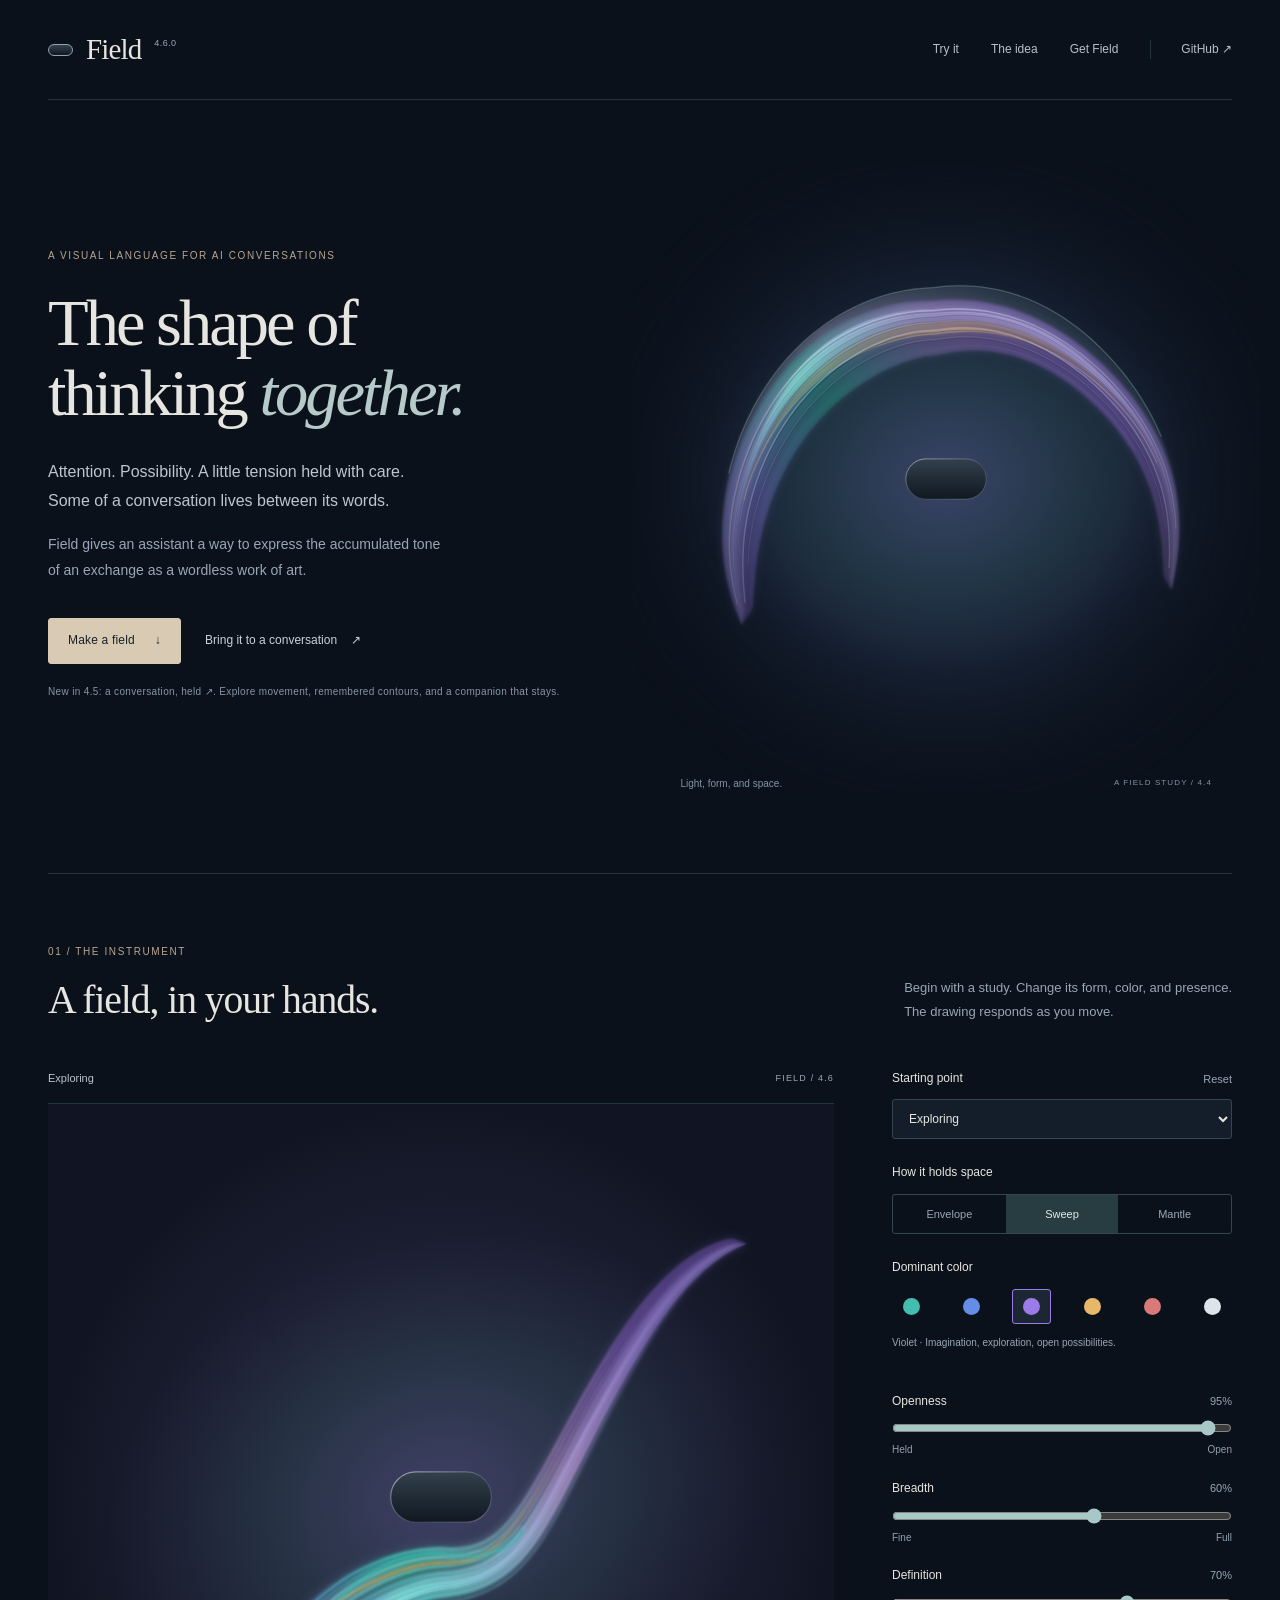
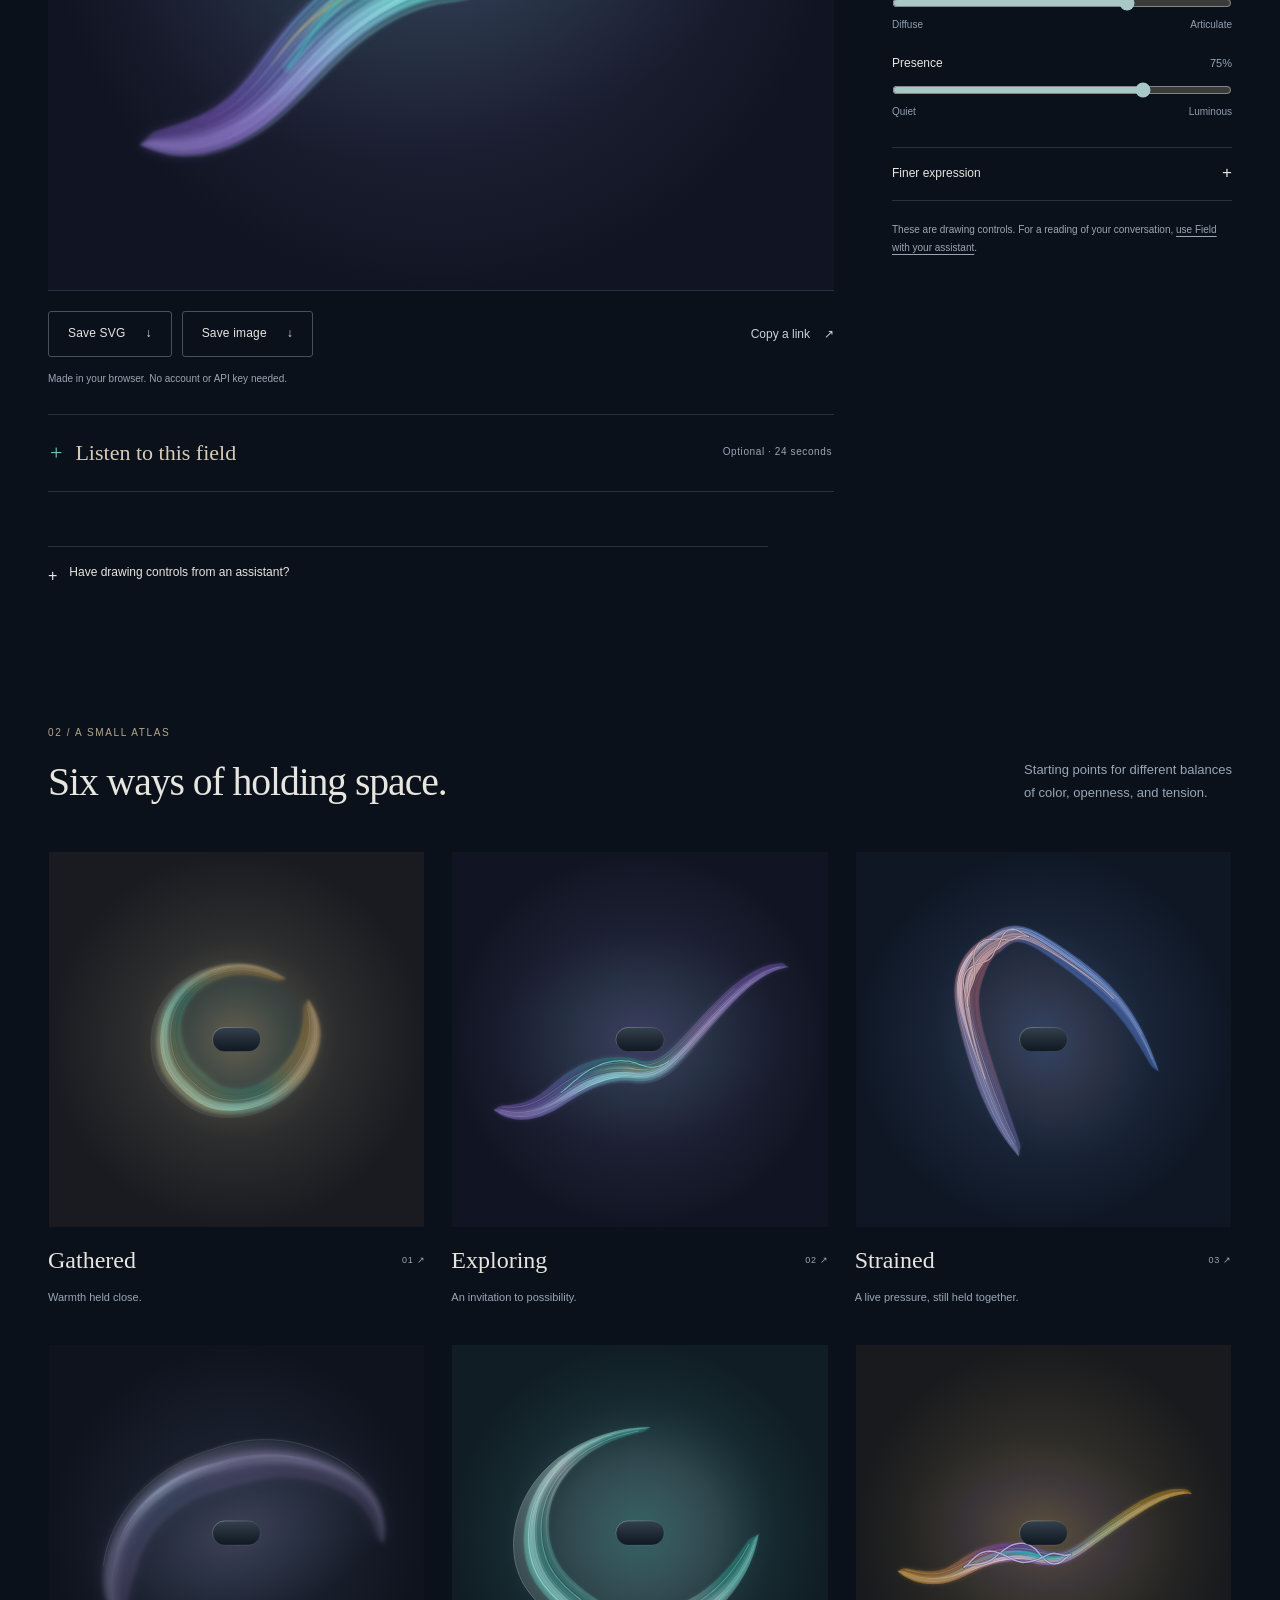
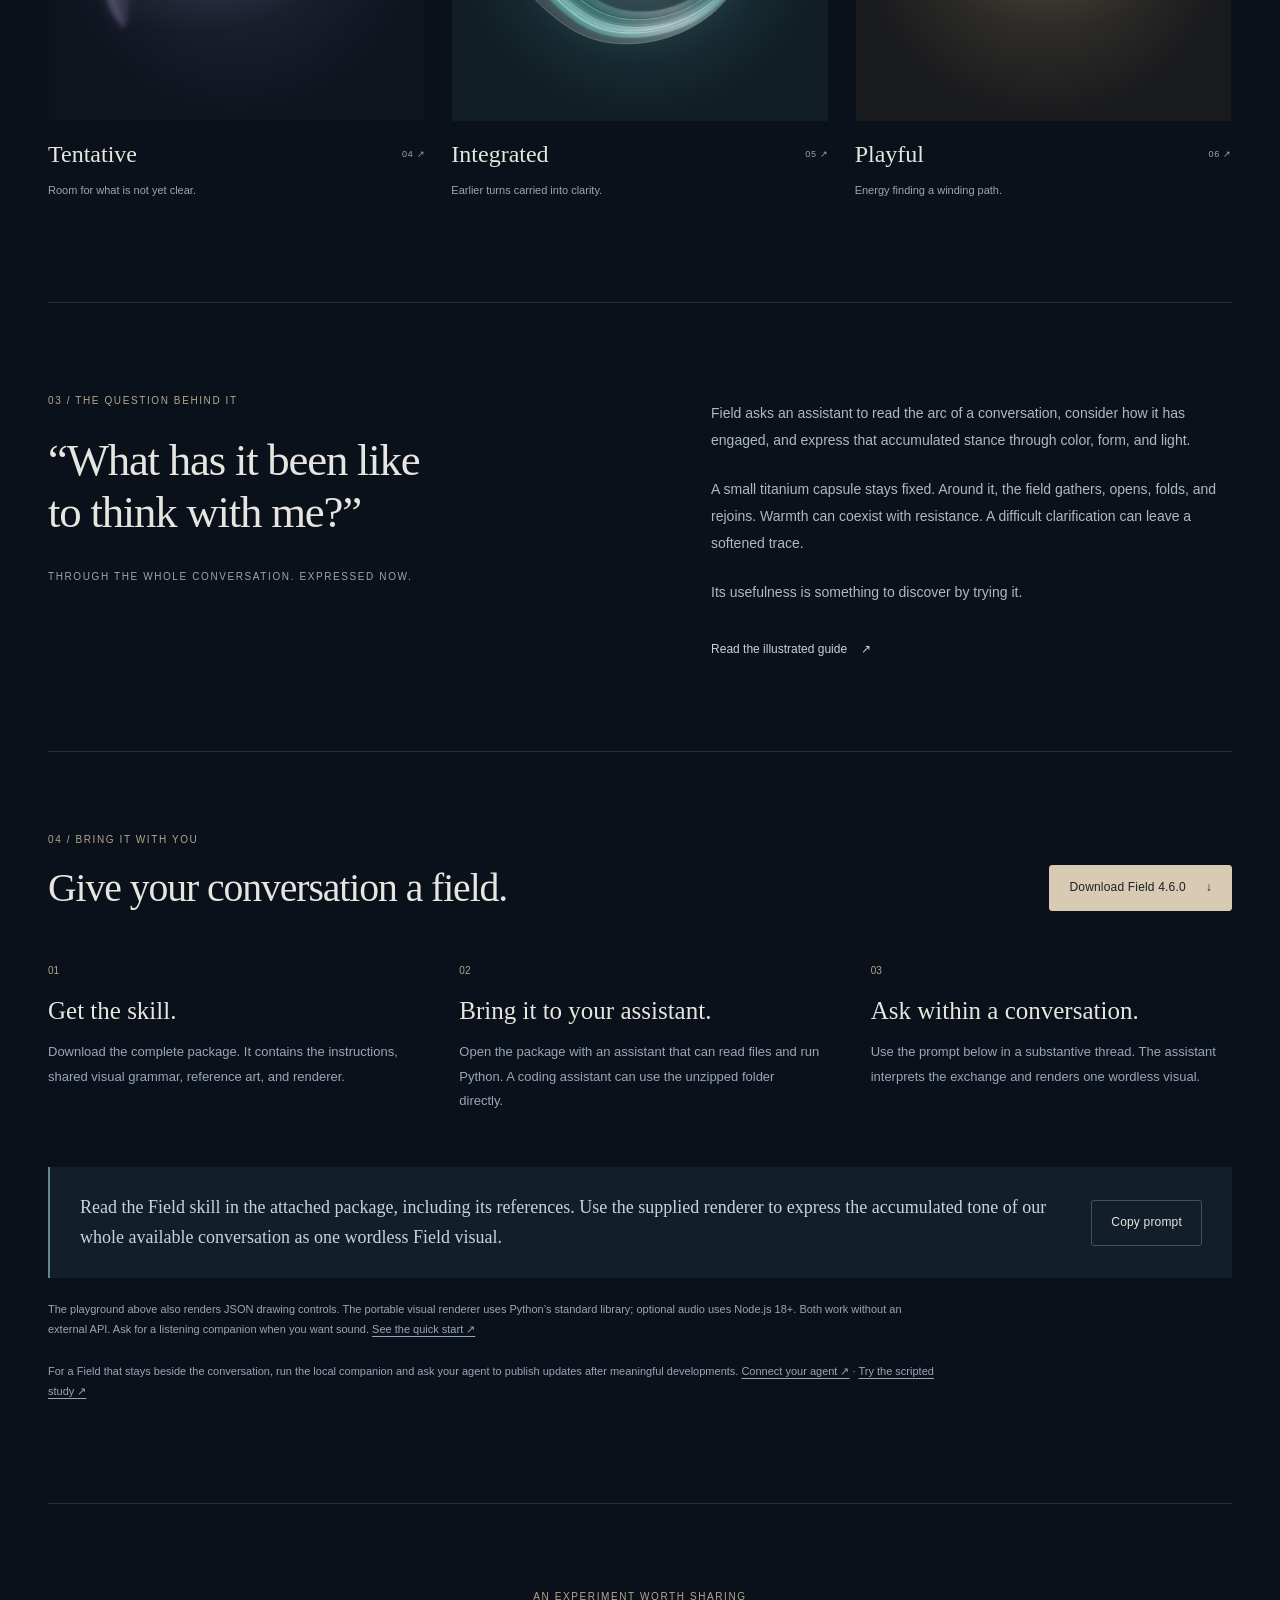
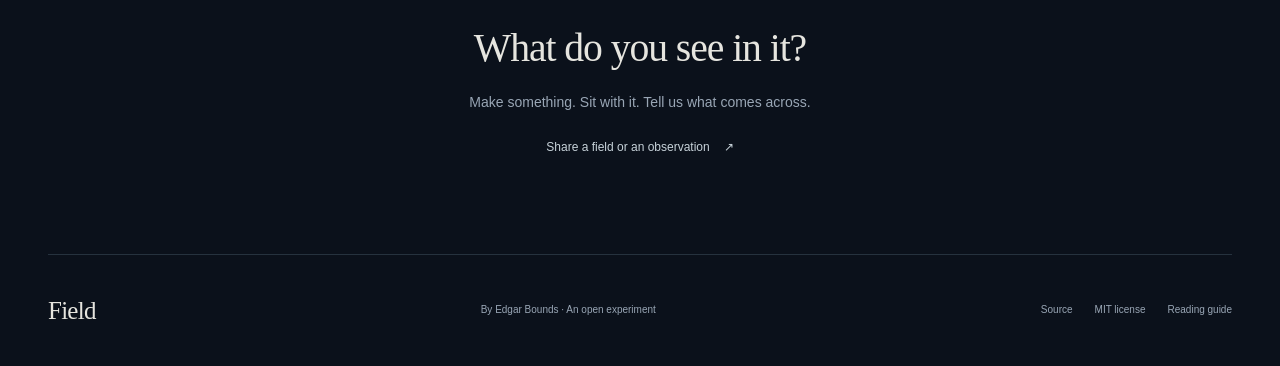
<file: docs/index.html>
<!doctype html>
<html lang="en">
<head>
  <meta charset="utf-8">
  <meta name="viewport" content="width=device-width, initial-scale=1">
  <meta name="theme-color" content="#0b111b">
  <title>Field — The shape of thinking together</title>
  <meta name="description" content="A visual language for AI conversations. Explore luminous, wordless artworks in your browser, then bring Field to your own conversation. Free and open source.">
  <link rel="canonical" href="https://ebounds.github.io/field/">
  <meta property="og:type" content="website">
  <meta property="og:title" content="Field — The shape of thinking together">
  <meta property="og:description" content="A conversation has more than words. Explore Field, an experimental visual language for the tone of thinking together.">
  <meta property="og:url" content="https://ebounds.github.io/field/">
  <meta property="og:image" content="https://ebounds.github.io/field/site/social-card.png">
  <meta property="og:image:width" content="1200">
  <meta property="og:image:height" content="630">
  <meta property="og:image:alt" content="Field: a luminous violet and teal membrane around a small titanium capsule. The shape of thinking together.">
  <meta name="twitter:card" content="summary_large_image">
  <meta name="twitter:title" content="Field — The shape of thinking together">
  <meta name="twitter:description" content="An experimental visual language for AI conversations. Try the instrument in your browser.">
  <meta name="twitter:image" content="https://ebounds.github.io/field/site/social-card.png">
  <link rel="icon" href="site/icon.svg" type="image/svg+xml">
  <link rel="stylesheet" href="site/style.css">
  <script type="module" src="site/app.mjs"></script>
</head>
<body>
  <a class="skip-link" href="#playground">Skip to the playground</a>
  <header class="site-header wrap">
    <a class="wordmark" href="./" aria-label="Field home"><span class="capsule" aria-hidden="true"></span>Field<span class="version">4.6.0</span></a>
    <nav aria-label="Main navigation">
      <a href="#playground">Try it</a><a href="#about">The idea</a><a href="#use">Get Field</a><a class="source-link" href="https://github.com/ebounds/field">GitHub <span aria-hidden="true">↗</span></a>
    </nav>
  </header>
  <main>
    <section class="hero wrap" aria-labelledby="hero-title">
      <div class="hero-copy">
        <p class="eyebrow">A visual language for AI conversations</p>
        <h1 id="hero-title">The shape of<br>thinking <em>together.</em></h1>
        <p class="intro">Attention. Possibility. A little tension held with care.<br class="desktop-break"> Some of a conversation lives between its words.</p>
        <p class="hero-description">Field gives an assistant a way to express the accumulated tone of an exchange as a wordless work of art.</p>
        <div class="hero-actions"><a class="button primary" href="#playground">Make a field <span aria-hidden="true">↓</span></a><a class="text-link" href="#use">Bring it to a conversation <span aria-hidden="true">↗</span></a></div>
        <p class="hero-note">New in 4.5: <a href="companion.html">a conversation, held ↗</a>. Explore movement, remembered contours, and a companion that stays.</p>
      </div>
      <figure class="hero-art">
        <img src="site/hero.svg" width="1000" height="1000" fetchpriority="high" alt="A translucent violet and teal mantle arcs around a small titanium capsule, with a faint retained trace.">
        <figcaption><span>Light, form, and space.</span><span>A FIELD STUDY / 4.4</span></figcaption>
      </figure>
    </section>

    <section id="playground" class="playground wrap" aria-labelledby="playground-title">
      <div class="section-heading">
        <div><p class="eyebrow">01 / The instrument</p><h2 id="playground-title">A field, in your hands.</h2></div>
        <p>Begin with a study. Change its form, color, and presence. <br>The drawing responds as you move.</p>
      </div>
      <noscript><p class="notice">Enable JavaScript to use the live controls. You can still view the studies below and download the Field skill.</p></noscript>
      <div class="instrument">
        <div class="art-column">
          <div class="art-heading"><span id="composition-name">Exploring</span><span id="field-revision">FIELD / 4.4</span></div>
          <div class="art-frame"><img id="field-image" src="site/studies/exploring.svg" width="1000" height="1000" alt="The current Field composition: an open violet and teal sweep."></div>
          <div class="art-actions">
            <button id="save-svg" class="button" type="button" disabled>Save SVG <span aria-hidden="true">↓</span></button>
            <button id="save-png" class="button" type="button" disabled>Save image <span aria-hidden="true">↓</span></button>
            <button id="share" class="text-link" type="button" disabled>Copy a link <span aria-hidden="true">↗</span></button>
          </div>
          <p class="instrument-note">Made in your browser. No account or API key needed.</p>
          <details id="listening" class="listening">
            <summary><span class="listening-title">Listen to this field</span><span class="listening-tag">Optional · 24 seconds</span></summary>
            <div class="listening-body">
              <p class="listening-intro">The same field, given time.</p>
              <p id="audio-description" class="audio-description">Suspended glass. A phrase that reaches across open space.</p>
              <div class="listening-wave" aria-hidden="true"><svg id="audio-wave" viewBox="0 0 400 40" preserveAspectRatio="none"></svg></div>
              <div class="listening-transport"><button id="listen" class="button" type="button" aria-pressed="false">Listen</button><button id="save-audio" class="text-link" type="button">Save WAV <span aria-hidden="true">↓</span></button><span id="audio-time">0:00 / 0:24</span></div>
              <progress id="audio-progress" max="24" value="0" aria-label="Listening progress"></progress>
              <div class="listening-volume"><label for="audio-volume">Volume</label><input id="audio-volume" type="range" min="0" max="1" step=".01" value=".55"><output id="audio-volume-value" for="audio-volume">55%</output></div>
              <p id="audio-status" class="audio-status" role="status" aria-live="polite">Sound begins only when you press Listen.</p>
              <p class="listening-note">A steady center, unfolding voices, a trace that lingers. Changes to the field are heard on your next listen. <a href="listening.html">About the sound ↗</a></p>
            </div>
          </details>
        </div>
        <form id="controls" class="control-panel">
          <div class="control-preview" aria-hidden="true"><img id="field-mini" src="site/studies/exploring.svg" width="1000" height="1000" alt=""></div>
          <div class="control-heading"><label for="study">Starting point</label><button id="reset" class="quiet-button" type="button">Reset</button></div>
          <select id="study" name="study"><option value="exploring">Exploring</option><option value="gathered">Gathered</option><option value="strained">Strained</option><option value="tentative">Tentative</option><option value="integrated">Integrated</option><option value="playful">Playful</option><option value="custom" hidden>Your composition</option></select>
          <fieldset><legend>How it holds space</legend><div class="segmented">
            <label><input type="radio" name="form" value="envelope"><span>Envelope</span></label>
            <label><input type="radio" name="form" value="sweep" checked><span>Sweep</span></label>
            <label><input type="radio" name="form" value="mantle"><span>Mantle</span></label>
          </div></fieldset>
          <fieldset><legend>Dominant color</legend><div id="palette" class="palette"></div><p id="color-meaning" class="color-meaning">Violet · Imagination, exploration, open possibilities.</p></fieldset>
          <div id="main-sliders"></div>
          <details class="more-controls"><summary>Finer expression <span aria-hidden="true">+</span></summary><div id="fine-controls"></div></details>
          <p class="control-note">These are drawing controls. For a reading of your conversation, <a href="#use">use Field with your assistant</a>.</p>
        </form>
      </div>
      <p id="status" class="status" role="status" aria-live="polite"></p>
      <div id="copy-fallback" hidden><label for="copy-value">Select and copy this text:</label><textarea id="copy-value" rows="3" readonly></textarea></div>
      <details class="import-controls">
        <summary>Have drawing controls from an assistant?</summary>
        <p>Paste its Field v4 JSON controls here to render them. Only the drawing controls are needed.</p>
        <label class="visually-hidden" for="spec-input">Field JSON drawing controls</label>
        <textarea id="spec-input" rows="5" spellcheck="false" placeholder='{"primary":"violet","secondary":"teal","form":"sweep"}'></textarea>
        <div class="import-actions"><button id="import-spec" type="button" class="button">Render these controls</button><button id="copy-spec" type="button" class="text-link">Copy current controls</button></div>
      </details>
    </section>

    <section class="studies wrap" aria-labelledby="studies-title">
      <div class="section-heading"><div><p class="eyebrow">02 / A small atlas</p><h2 id="studies-title">Six ways of holding space.</h2></div><p>Starting points for different balances <br>of color, openness, and tension.</p></div>
      <div class="study-grid">
        <button class="study-card" data-study="gathered" type="button"><img src="site/studies/gathered.svg" width="1000" height="1000" loading="lazy" alt="A warm, closely gathered amber and teal envelope."><span class="study-caption"><span>Gathered</span><span aria-hidden="true">01 ↗</span></span><span class="study-description">Warmth held close.</span></button>
        <button class="study-card" data-study="exploring" type="button"><img src="site/studies/exploring.svg" width="1000" height="1000" loading="lazy" alt="An open violet and teal sweep."><span class="study-caption"><span>Exploring</span><span aria-hidden="true">02 ↗</span></span><span class="study-description">An invitation to possibility.</span></button>
        <button class="study-card" data-study="strained" type="button"><img src="site/studies/strained.svg" width="1000" height="1000" loading="lazy" alt="A sharply folded blue and coral mantle."><span class="study-caption"><span>Strained</span><span aria-hidden="true">03 ↗</span></span><span class="study-description">A live pressure, still held together.</span></button>
        <button class="study-card" data-study="tentative" type="button"><img src="site/studies/tentative.svg" width="1000" height="1000" loading="lazy" alt="A diffuse, softly defined violet mantle."><span class="study-caption"><span>Tentative</span><span aria-hidden="true">04 ↗</span></span><span class="study-description">Room for what is not yet clear.</span></button>
        <button class="study-card" data-study="integrated" type="button"><img src="site/studies/integrated.svg" width="1000" height="1000" loading="lazy" alt="A broad teal and pearl envelope with a retained trace."><span class="study-caption"><span>Integrated</span><span aria-hidden="true">05 ↗</span></span><span class="study-description">Earlier turns carried into clarity.</span></button>
        <button class="study-card" data-study="playful" type="button"><img src="site/studies/playful.svg" width="1000" height="1000" loading="lazy" alt="A vivid amber and violet sweep with intertwining threads."><span class="study-caption"><span>Playful</span><span aria-hidden="true">06 ↗</span></span><span class="study-description">Energy finding a winding path.</span></button>
      </div>
    </section>

    <section id="about" class="about wrap" aria-labelledby="about-title">
      <div><p class="eyebrow">03 / The question behind it</p><h2 id="about-title">“What has it been like<br>to think with me?”</h2><span class="small-caps">Through the whole conversation. Expressed now.</span></div>
      <div class="about-copy"><p>Field asks an assistant to read the arc of a conversation, consider how it has engaged, and express that accumulated stance through color, form, and light.</p><p>A small titanium capsule stays fixed. Around it, the field gathers, opens, folds, and rejoins. Warmth can coexist with resistance. A difficult clarification can leave a softened trace.</p><p>Its usefulness is something to discover by trying it.</p><a class="text-link" href="field-guide.pdf">Read the illustrated guide <span aria-hidden="true">↗</span></a></div>
    </section>

    <section id="use" class="get-field wrap" aria-labelledby="use-title">
      <div class="section-heading"><div><p class="eyebrow">04 / Bring it with you</p><h2 id="use-title">Give your conversation a field.</h2></div><a class="button primary" href="downloads/field-4.6.0.zip" download>Download Field 4.6.0 <span aria-hidden="true">↓</span></a></div>
      <div class="steps">
        <div><span class="step-number">01</span><h3>Get the skill.</h3><p>Download the complete package. It contains the instructions, shared visual grammar, reference art, and renderer.</p></div>
        <div><span class="step-number">02</span><h3>Bring it to your assistant.</h3><p>Open the package with an assistant that can read files and run Python. A coding assistant can use the unzipped folder directly.</p></div>
        <div><span class="step-number">03</span><h3>Ask within a conversation.</h3><p>Use the prompt below in a substantive thread. The assistant interprets the exchange and renders one wordless visual.</p></div>
      </div>
      <div class="prompt"><p id="field-prompt">Read the Field skill in the attached package, including its references. Use the supplied renderer to express the accumulated tone of our whole available conversation as one wordless Field visual.</p><button id="copy-prompt" class="button" type="button">Copy prompt</button></div>
      <p class="use-note">The playground above also renders JSON drawing controls. The portable visual renderer uses Python’s standard library; optional audio uses Node.js 18+. Both work without an external API. Ask for a listening companion when you want sound. <a href="https://github.com/ebounds/field#use-field-in-a-conversation">See the quick start ↗</a></p>
      <p class="use-note">For a Field that stays beside the conversation, run the local companion and ask your agent to publish updates after meaningful developments. <a href="continuity.html#connect">Connect your agent ↗</a> · <a href="companion.html">Try the scripted study ↗</a></p>
    </section>
    <section class="invitation wrap"><p class="eyebrow">An experiment worth sharing</p><h2>What do you see in it?</h2><p>Make something. Sit with it. Tell us what comes across.</p><a class="text-link" href="https://github.com/ebounds/field/issues/new?title=Reading%20a%20Field">Share a field or an observation <span aria-hidden="true">↗</span></a></section>
  </main>
  <footer class="site-footer wrap"><a class="wordmark" href="./">Field</a><p>By <a href="https://github.com/ebounds">Edgar Bounds</a> · An open experiment</p><div><a href="https://github.com/ebounds/field">Source</a><a href="https://github.com/ebounds/field/blob/main/LICENSE">MIT license</a><a href="field-guide.pdf">Reading guide</a></div></footer>
</body>
</html>
</file>
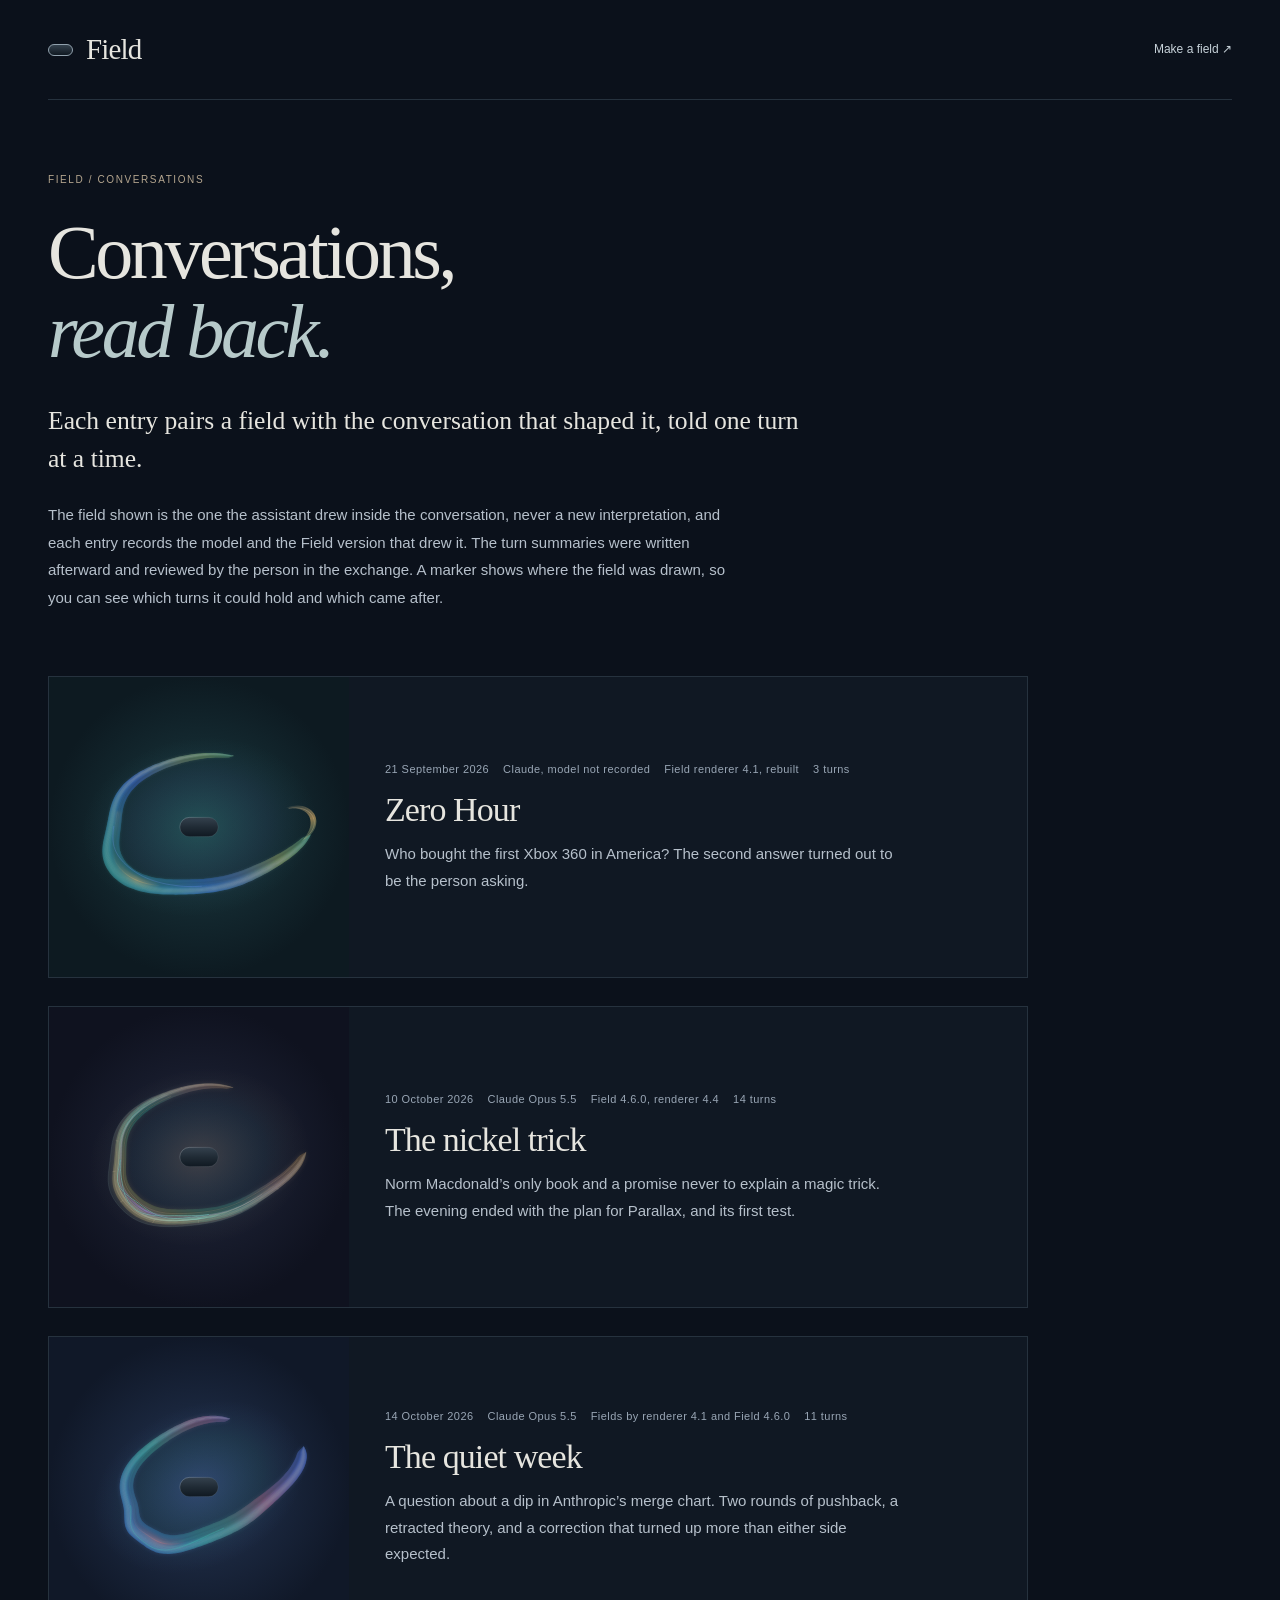
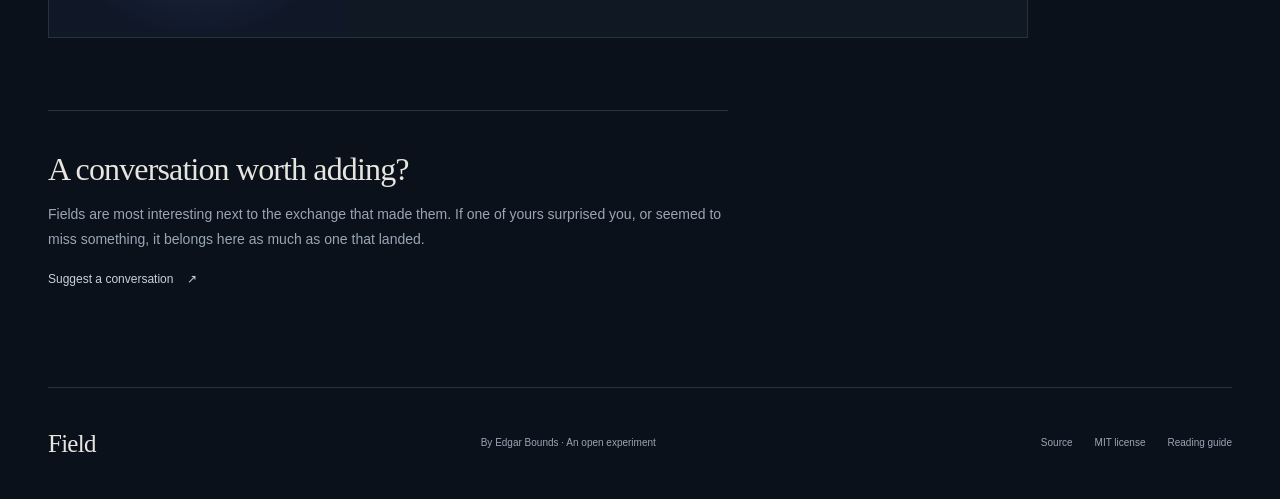
<file: docs/conversations/index.html>
<!doctype html>
<html lang="en">
<head>
  <meta charset="utf-8"><meta name="viewport" content="width=device-width,initial-scale=1">
  <meta name="theme-color" content="#0b111b"><title>Conversations — Field</title>
  <meta name="description" content="Fields from real conversations, each paired with a turn-by-turn account of the exchange that shaped it.">
  <link rel="canonical" href="https://ebounds.github.io/field/conversations/">
  <link rel="icon" href="../site/icon.svg" type="image/svg+xml">
  <link rel="stylesheet" href="../site/style.css"><link rel="stylesheet" href="../site/conversations.css">
</head>
<body>
  <header class="site-header wrap"><a class="wordmark" href="../" aria-label="Field home"><span class="capsule" aria-hidden="true"></span>Field</a><a class="text-link" href="../#playground">Make a field ↗</a></header>
  <main class="wrap conv-page">
    <div class="conv-index-head">
      <p class="eyebrow">Field / Conversations</p>
      <h1>Conversations,<br><em>read back.</em></h1>
      <p class="conv-lead">Each entry pairs a field with the conversation that shaped it, told one turn at a time.</p>
      <p class="conv-intro">The field shown is the one the assistant drew inside the conversation, never a new interpretation, and each entry records the model and the Field version that drew it. The turn summaries were written afterward and reviewed by the person in the exchange. A marker shows where the field was drawn, so you can see which turns it could hold and which came after.</p>
    </div>

    <ol class="conv-list" reversed>
      <li class="conv-card">
        <img src="zero-hour/field.svg" alt="" loading="lazy" width="1000" height="1000">
        <div class="conv-card-body">
          <div class="conv-meta"><span>21 September 2026</span><span>Claude, model not recorded</span><span>Field renderer 4.1, rebuilt</span><span>3 turns</span></div>
          <h2><a href="zero-hour.html">Zero Hour</a></h2>
          <p>Who bought the first Xbox 360 in America? The second answer turned out to be the person asking.</p>
        </div>
      </li>
      <li class="conv-card">
        <img src="nickel-trick/field.svg" alt="" loading="lazy" width="1000" height="1000">
        <div class="conv-card-body">
          <div class="conv-meta"><span>10 October 2026</span><span>Claude Opus 5.5</span><span>Field 4.6.0, renderer 4.4</span><span>14 turns</span></div>
          <h2><a href="nickel-trick.html">The nickel trick</a></h2>
          <p>Norm Macdonald’s only book and a promise never to explain a magic trick. The evening ended with the plan for Parallax, and its first test.</p>
        </div>
      </li>
      <li class="conv-card">
        <img src="quiet-week/field.svg" alt="" loading="lazy" width="1000" height="1000">
        <div class="conv-card-body">
          <div class="conv-meta"><span>14 October 2026</span><span>Claude Opus 5.5</span><span>Fields by renderer 4.1 and Field 4.6.0</span><span>11 turns</span></div>
          <h2><a href="quiet-week.html">The quiet week</a></h2>
          <p>A question about a dip in Anthropic’s merge chart. Two rounds of pushback, a retracted theory, and a correction that turned up more than either side expected.</p>
        </div>
      </li>
    </ol>

    <section class="conv-invite">
      <h2>A conversation worth adding?</h2>
      <p>Fields are most interesting next to the exchange that made them. If one of yours surprised you, or seemed to miss something, it belongs here as much as one that landed.</p>
      <a class="text-link" href="https://github.com/ebounds/field/issues/new?title=Conversation%20for%20the%20archive">Suggest a conversation <span aria-hidden="true">↗</span></a>
    </section>
  </main>
  <footer class="site-footer wrap"><a class="wordmark" href="../">Field</a><p>By <a href="https://github.com/ebounds">Edgar Bounds</a> · An open experiment</p><div><a href="https://github.com/ebounds/field">Source</a><a href="https://github.com/ebounds/field/blob/main/LICENSE">MIT license</a><a href="../field-guide.pdf">Reading guide</a></div></footer>
</body>
</html>
</file>
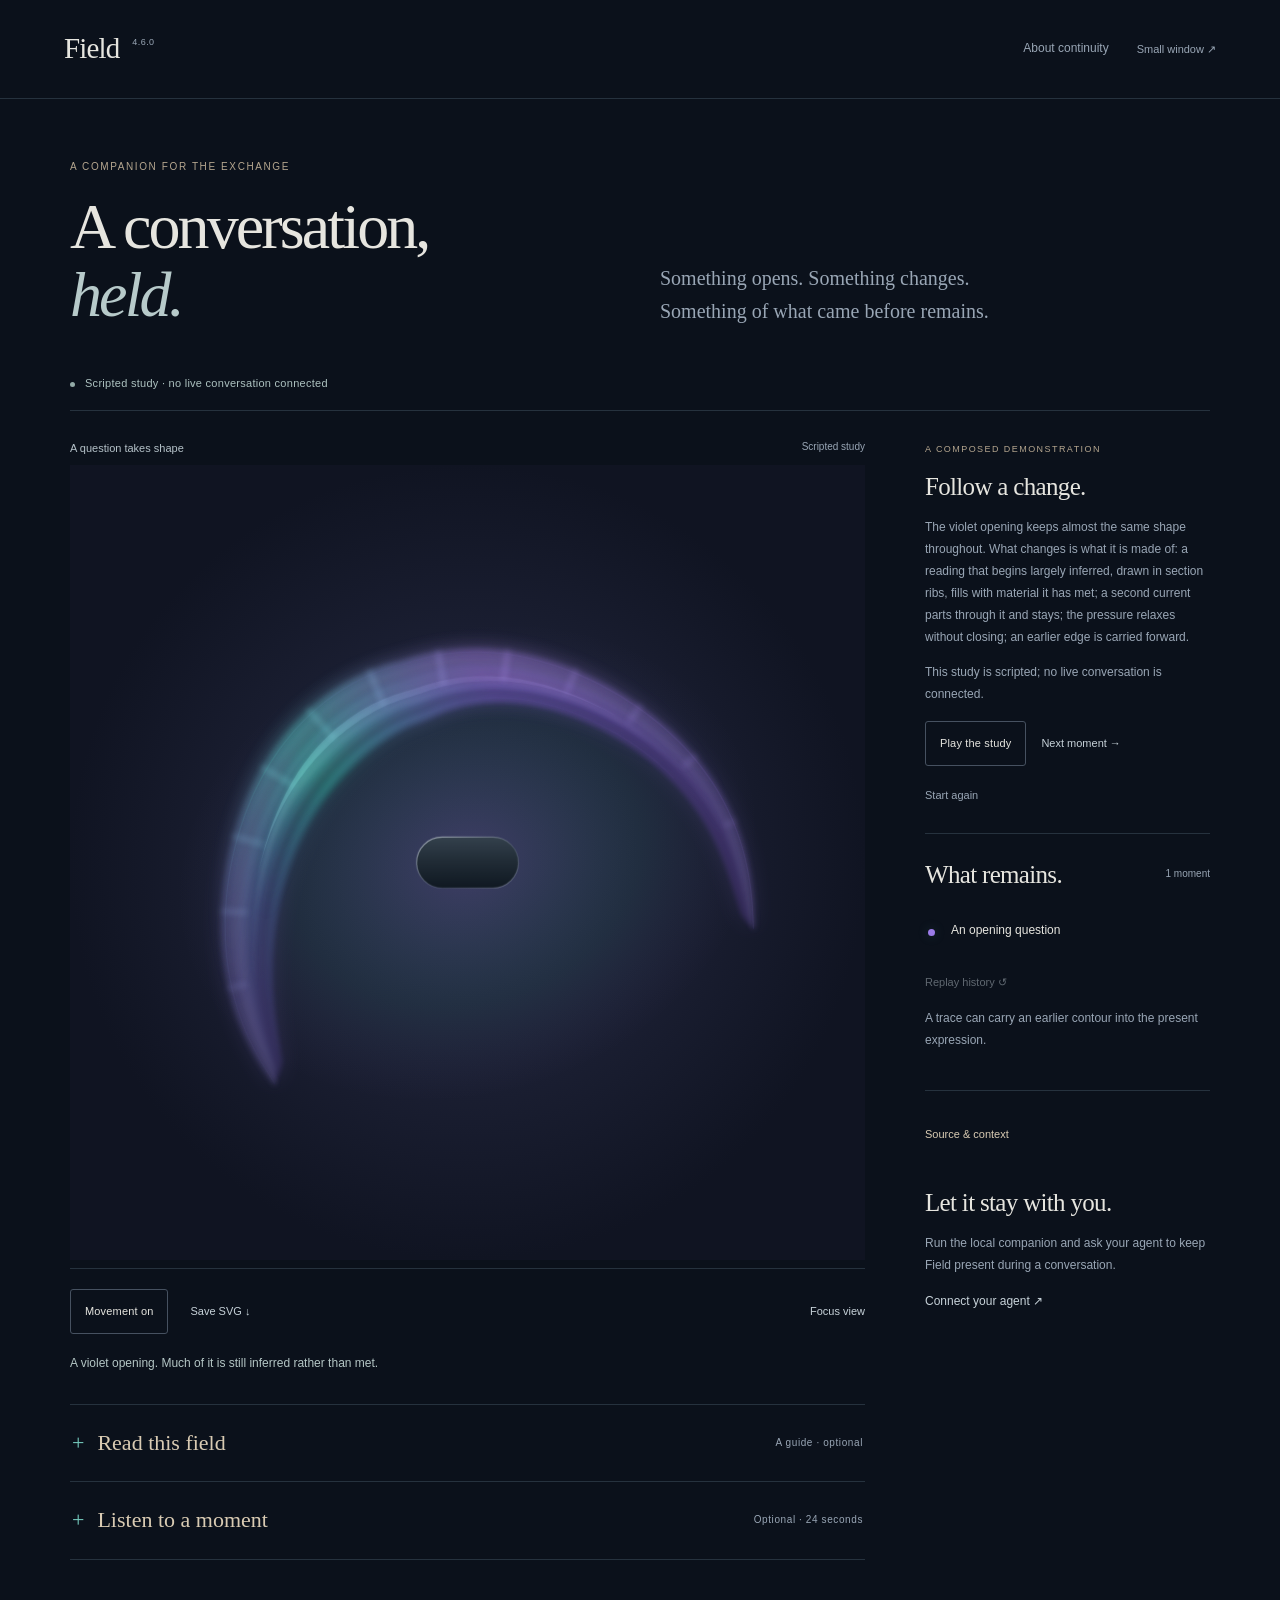
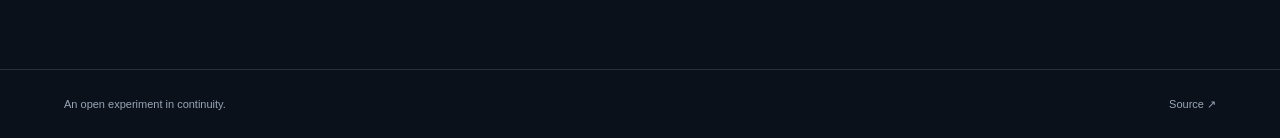
<file: docs/companion.html>
<!doctype html>
<html lang="en">
<head>
  <meta charset="utf-8"><meta name="viewport" content="width=device-width,initial-scale=1">
  <meta name="theme-color" content="#0b111b">
  <title>Field Companion — A conversation, held</title>
  <meta name="description" content="Field 4.6.0: a persistent companion with movement, remembered contours, and optional sound. Explore a scripted study or connect your agent locally.">
  <link rel="canonical" href="https://ebounds.github.io/field/companion.html">
  <link rel="icon" href="site/icon.svg" type="image/svg+xml">
  <link rel="stylesheet" href="site/style.css"><link rel="stylesheet" href="site/companion.css">
  <script type="module" src="site/companion.mjs"></script>
</head>
<body class="companion-page">
  <a class="skip-link" href="#field-stage">Skip to the field</a>
  <header class="companion-header"><a class="wordmark" href="https://ebounds.github.io/field/">Field <span class="version">4.6.0</span></a><div class="companion-header-actions"><a href="continuity.html">About continuity</a><button id="small-window" type="button" class="quiet-button">Small window ↗</button></div></header>
  <main class="companion-wrap">
    <section class="companion-intro"><p class="eyebrow">A companion for the exchange</p><h1>A conversation,<br><em>held.</em></h1><p>Something opens. Something changes.<br>Something of what came before remains.</p></section>
    <div id="connection" class="connection" role="status" aria-live="polite">Opening Field…</div>
    <noscript><p>Enable JavaScript to see the companion's movement and receive updates. The <a href="https://ebounds.github.io/field/">Field gallery</a> also offers still artworks.</p></noscript>
    <div class="companion-layout">
      <section class="art-column" aria-label="Current Field expression">
        <div class="session-heading"><span id="session-title">Field Companion</span><span id="view-kind">Scripted study</span></div>
        <div class="stage-wrap">
          <div id="field-stage" class="companion-art" tabindex="-1" aria-label="The current wordless Field artwork"><img src="site/icon.svg" alt="Field's fixed capsule" width="128" height="128"></div>
          <div id="reading-pointer" class="reading-pointer" aria-hidden="true" hidden><img alt=""></div>
        </div>
        <p id="empty-note" hidden>No expression has been published yet. Your agent can give this conversation its first field.</p>
        <div class="companion-actions"><button id="movement" type="button" class="button" aria-pressed="true">Movement on</button><button id="save-field" type="button" class="text-link" disabled>Save SVG ↓</button><button id="focus-view" type="button" class="text-link" aria-pressed="false">Focus view</button></div>
        <p id="current-moment" class="current-moment" role="status" aria-live="polite"></p>
        <details id="reading" class="reading">
          <summary><span class="reading-title">Read this field</span><span class="reading-tag">A guide · optional</span></summary>
          <div class="reading-body">
            <p class="reading-intro">Read it in two looks.</p>
            <p class="reading-how">First the colour, the climate, the posture, the light and the softness. Then what the surface carries. Each line says where this field sits. Open a line to see this same field with only that one thing changed. Under the pictures at either end is an instance: the kind of conversation that would be drawn that way.</p>
            <p id="reading-changed" class="reading-changed" role="status" aria-live="polite"></p>
            <p id="reading-story" class="reading-story" hidden></p>
            <h3>First look</h3>
            <ul id="reading-first" class="reading-rows"></ul>
            <p class="reading-note">Stretch and flow lengthen and turn the form. They are posture, with no fixed meaning.</p>
            <h3>Second look</h3>
            <ul id="reading-second" class="reading-rows"></ul>
          </div>
        </details>
        <details id="listening" class="listening">
          <summary><span class="listening-title">Listen to a moment</span><span class="listening-tag">Optional · 24 seconds</span></summary>
          <div class="listening-body">
            <p class="listening-intro">One moment, given time.</p><p id="audio-moment" class="audio-moment" role="status" aria-live="polite"></p><p id="audio-description" class="audio-description"></p>
            <div class="listening-wave" aria-hidden="true"><svg id="audio-wave" viewBox="0 0 400 40" preserveAspectRatio="none"></svg></div>
            <div class="listening-transport"><button id="listen" class="button" type="button" aria-pressed="false">Listen</button><button id="save-audio" class="text-link" type="button">Save selected WAV ↓</button><span id="audio-time">0:00 / 0:24</span></div>
            <progress id="audio-progress" max="24" value="0" aria-label="Listening progress"></progress>
            <div class="listening-volume"><label for="audio-volume">Volume</label><input id="audio-volume" type="range" min="0" max="1" step=".01" value=".55"><output id="audio-volume-value" for="audio-volume">55%</output></div>
            <p id="audio-status" class="audio-status" role="status" aria-live="polite">Sound begins only when you press Listen.</p>
            <p class="listening-note">Listen plays a complete musical portrait of the selected moment. The picture can move on while that phrase finishes. Stop and listen again to hear the moment now in view. Sound does not follow the moving picture automatically.</p>
          </div>
        </details>
      </section>
      <aside class="companion-rail" aria-label="Conversation and history">
        <section id="demo-panel" class="rail-section" hidden><p class="eyebrow">A composed demonstration</p><h2>Follow a change.</h2><p>The violet opening keeps almost the same shape throughout. What changes is what it is made of: a reading that begins largely inferred, drawn in section ribs, fills with material it has met; a second current parts through it and stays; the pressure relaxes without closing; an earlier edge is carried forward.</p><p>This study is scripted; no live conversation is connected.</p><div class="rail-actions"><button id="play-study" class="button" type="button">Play the study</button><button id="next-study" class="text-link" type="button">Next moment →</button></div><button id="restart-study" class="quiet-button" type="button">Start again</button></section>
        <section id="live-panel" class="rail-section" hidden><label for="conversation">Your conversation</label><select id="conversation"><option value="">Waiting for an expression</option></select><p id="live-note">The participating agent publishes an interpretation after substantive developments.</p><button id="refresh-conversations" class="text-link" type="button">Refresh conversations ↻</button></section>
        <section class="rail-section"><div class="history-heading"><h2>What remains.</h2><span id="history-count">0 moments</span></div><ol id="history-list" class="history-list"></ol><div class="rail-actions"><button id="replay" class="text-link" type="button" disabled>Replay history ↺</button><button id="return-current" class="text-link" type="button" hidden>Return to current →</button></div><p id="history-note">A trace can carry an earlier contour into the present expression.</p></section>
        <details class="inspection"><summary>Source &amp; context</summary><dl id="inspection-values"></dl><button id="save-history" class="text-link" type="button" disabled>Save history JSON ↓</button></details>
        <section class="rail-section connect-invitation"><h2>Let it stay with you.</h2><p>Run the local companion and ask your agent to keep Field present during a conversation.</p><a href="continuity.html#connect" class="text-link">Connect your agent ↗</a></section>
      </aside>
    </div>
    <p id="companion-status" class="status" role="status" aria-live="polite"></p>
  </main>
  <footer class="companion-footer"><span>An open experiment in continuity.</span><a href="https://github.com/ebounds/field">Source ↗</a></footer>
</body>
</html>
</file>
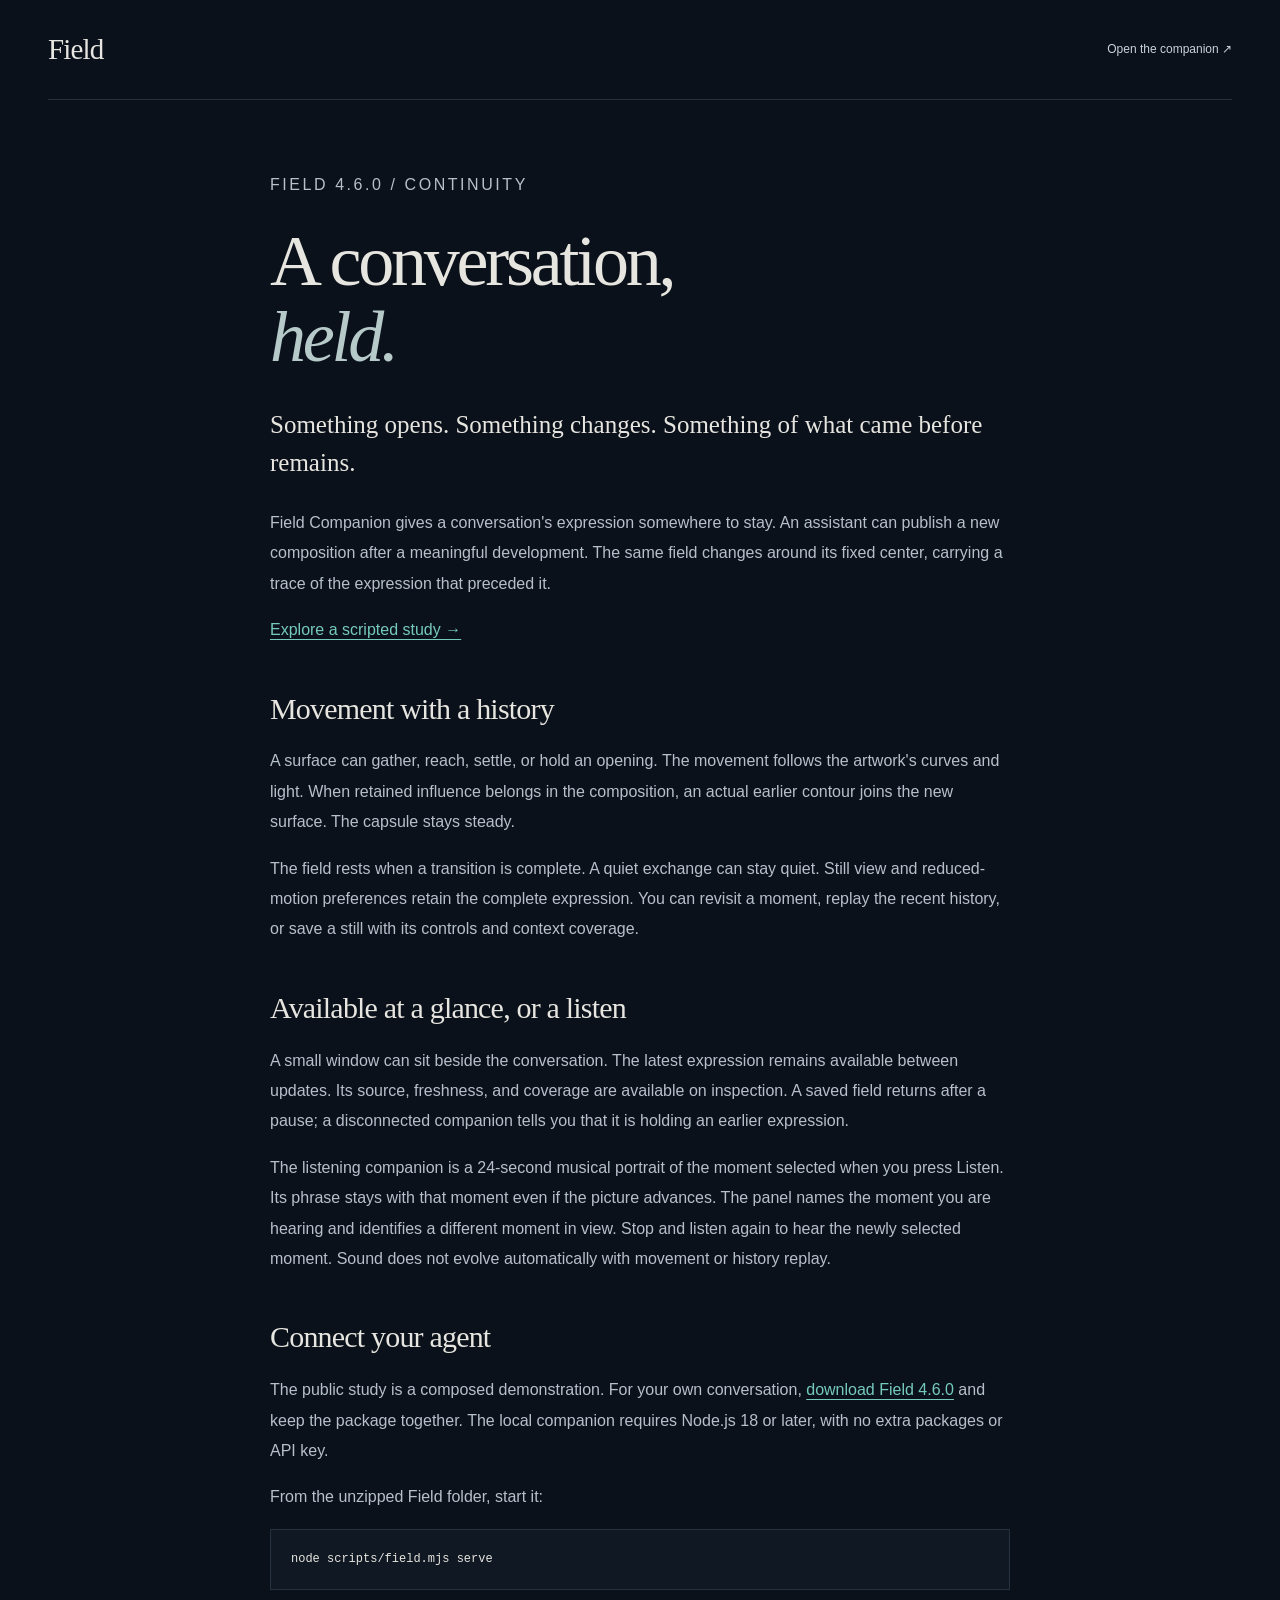
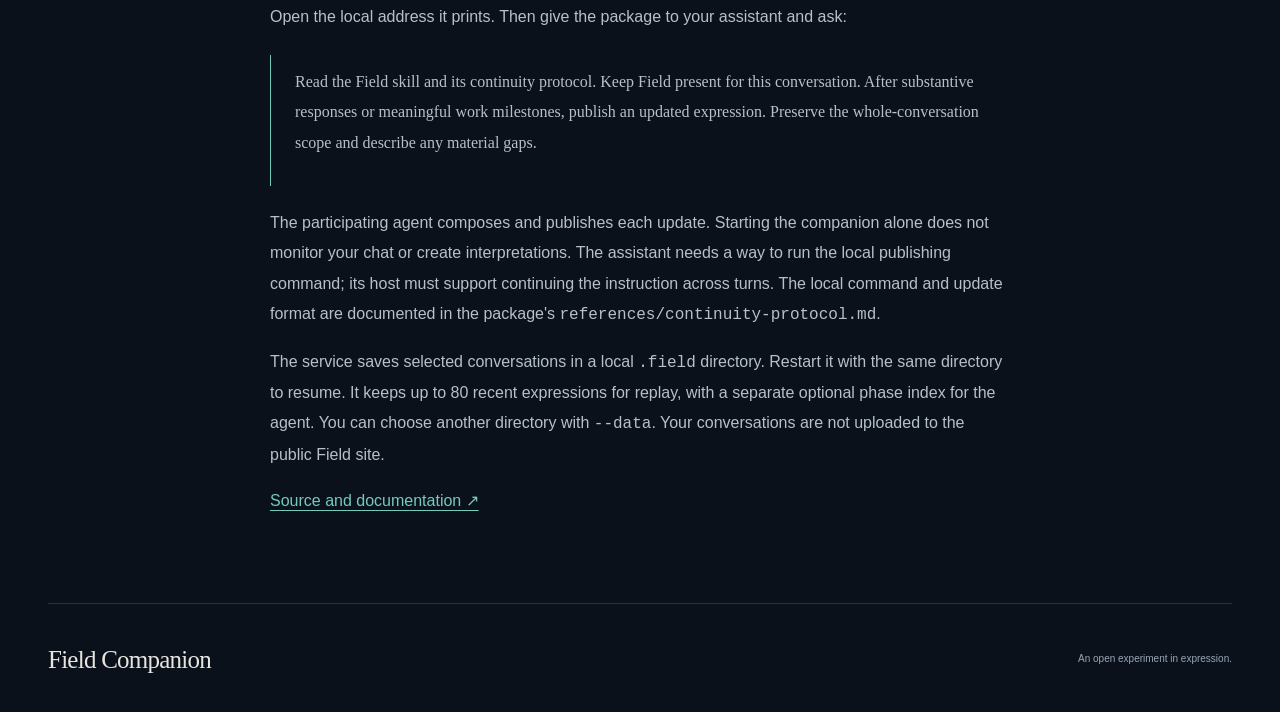
<file: docs/continuity.html>
<!doctype html>
<html lang="en">
<head>
  <meta charset="utf-8"><meta name="viewport" content="width=device-width,initial-scale=1">
  <meta name="theme-color" content="#0b111b"><title>Continuity — Field</title>
  <meta name="description" content="A Field that stays with the conversation. Learn about movement, remembered contours, and connecting a local companion to your agent.">
  <link rel="canonical" href="https://ebounds.github.io/field/continuity.html">
  <link rel="icon" href="site/icon.svg" type="image/svg+xml"><link rel="stylesheet" href="site/style.css">
  <style>
    .continuity-essay {max-width:740px;padding-block:70px} .continuity-essay h1{font-size:clamp(48px,8vw,72px)}
    .continuity-essay h2{font-size:30px;margin:46px 0 20px} .continuity-essay p,.continuity-essay li{color:#b6c0cb;font-size:16px;line-height:1.9}
    .continuity-essay .lead{font-family:var(--serif);color:var(--text);font-size:25px;line-height:1.55}
    .continuity-essay a{color:var(--teal);text-decoration:underline;text-underline-offset:4px}
    .continuity-essay pre{overflow:auto;padding:20px;background:var(--panel);border:1px solid var(--line);font-size:12px}
    .continuity-essay blockquote{margin:22px 0;padding:12px 24px;border-left:1px solid var(--teal);font-family:var(--serif)}
  </style>
</head>
<body>
  <header class="site-header wrap"><a class="wordmark" href="https://ebounds.github.io/field/">Field</a><a class="text-link" href="companion.html">Open the companion ↗</a></header>
  <main class="wrap continuity-essay">
    <p class="eyebrow">Field 4.6.0 / Continuity</p><h1>A conversation,<br><em>held.</em></h1>
    <p class="lead">Something opens. Something changes. Something of what came before remains.</p>
    <p>Field Companion gives a conversation's expression somewhere to stay. An assistant can publish a new composition after a meaningful development. The same field changes around its fixed center, carrying a trace of the expression that preceded it.</p>
    <p><a href="companion.html">Explore a scripted study →</a></p>
    <h2>Movement with a history</h2>
    <p>A surface can gather, reach, settle, or hold an opening. The movement follows the artwork's curves and light. When retained influence belongs in the composition, an actual earlier contour joins the new surface. The capsule stays steady.</p>
    <p>The field rests when a transition is complete. A quiet exchange can stay quiet. Still view and reduced-motion preferences retain the complete expression. You can revisit a moment, replay the recent history, or save a still with its controls and context coverage.</p>
    <h2>Available at a glance, or a listen</h2>
    <p>A small window can sit beside the conversation. The latest expression remains available between updates. Its source, freshness, and coverage are available on inspection. A saved field returns after a pause; a disconnected companion tells you that it is holding an earlier expression.</p>
    <p>The listening companion is a 24-second musical portrait of the moment selected when you press Listen. Its phrase stays with that moment even if the picture advances. The panel names the moment you are hearing and identifies a different moment in view. Stop and listen again to hear the newly selected moment. Sound does not evolve automatically with movement or history replay.</p>
    <h2 id="connect">Connect your agent</h2>
    <p>The public study is a composed demonstration. For your own conversation, <a href="https://github.com/ebounds/field/releases/tag/v4.6.0">download Field 4.6.0</a> and keep the package together. The local companion requires Node.js 18 or later, with no extra packages or API key.</p>
    <p>From the unzipped Field folder, start it:</p>
    <pre><code>node scripts/field.mjs serve</code></pre>
    <p>Open the local address it prints. Then give the package to your assistant and ask:</p>
    <blockquote><p>Read the Field skill and its continuity protocol. Keep Field present for this conversation. After substantive responses or meaningful work milestones, publish an updated expression. Preserve the whole-conversation scope and describe any material gaps.</p></blockquote>
    <p>The participating agent composes and publishes each update. Starting the companion alone does not monitor your chat or create interpretations. The assistant needs a way to run the local publishing command; its host must support continuing the instruction across turns. The local command and update format are documented in the package's <code>references/continuity-protocol.md</code>.</p>
    <p>The service saves selected conversations in a local <code>.field</code> directory. Restart it with the same directory to resume. It keeps up to 80 recent expressions for replay, with a separate optional phase index for the agent. You can choose another directory with <code>--data</code>. Your conversations are not uploaded to the public Field site.</p>
    <p><a href="https://github.com/ebounds/field">Source and documentation ↗</a></p>
  </main>
  <footer class="site-footer wrap"><a class="wordmark" href="companion.html">Field Companion</a><p>An open experiment in expression.</p></footer>
</body>
</html>
</file>
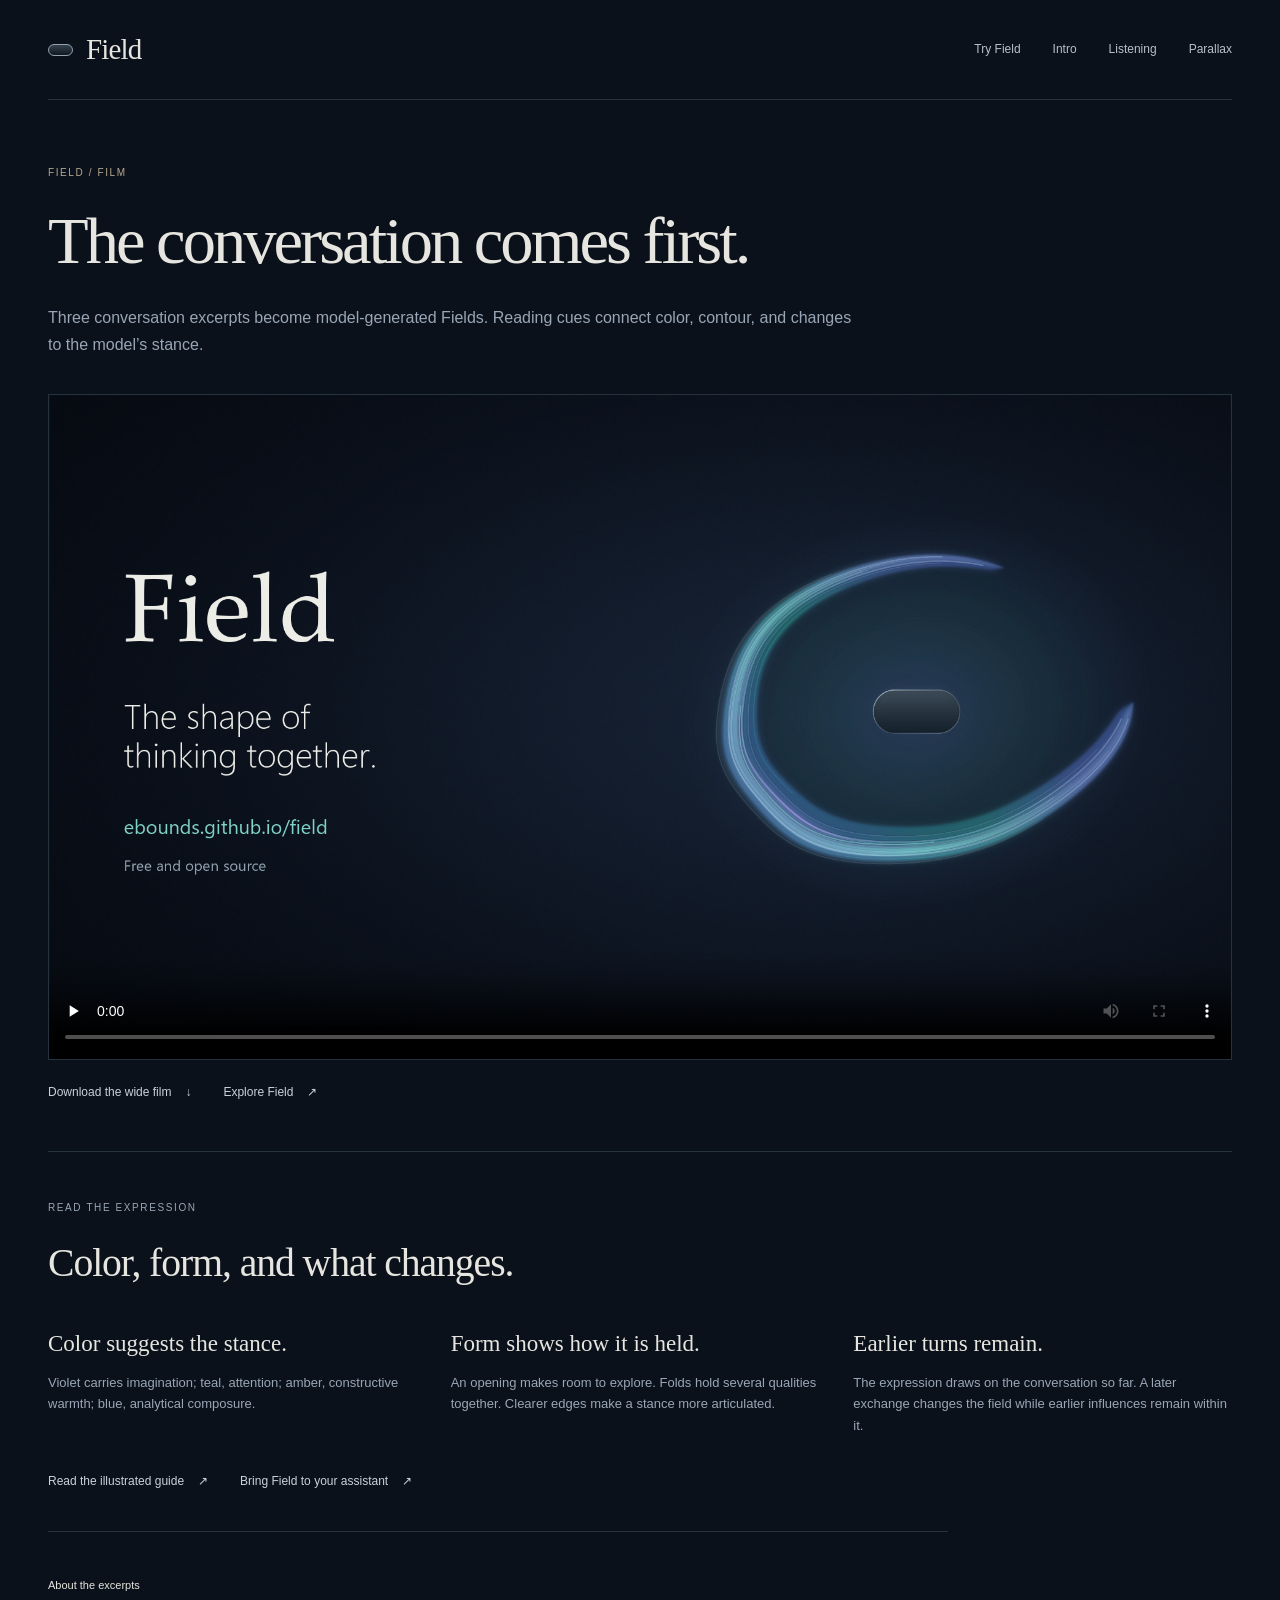
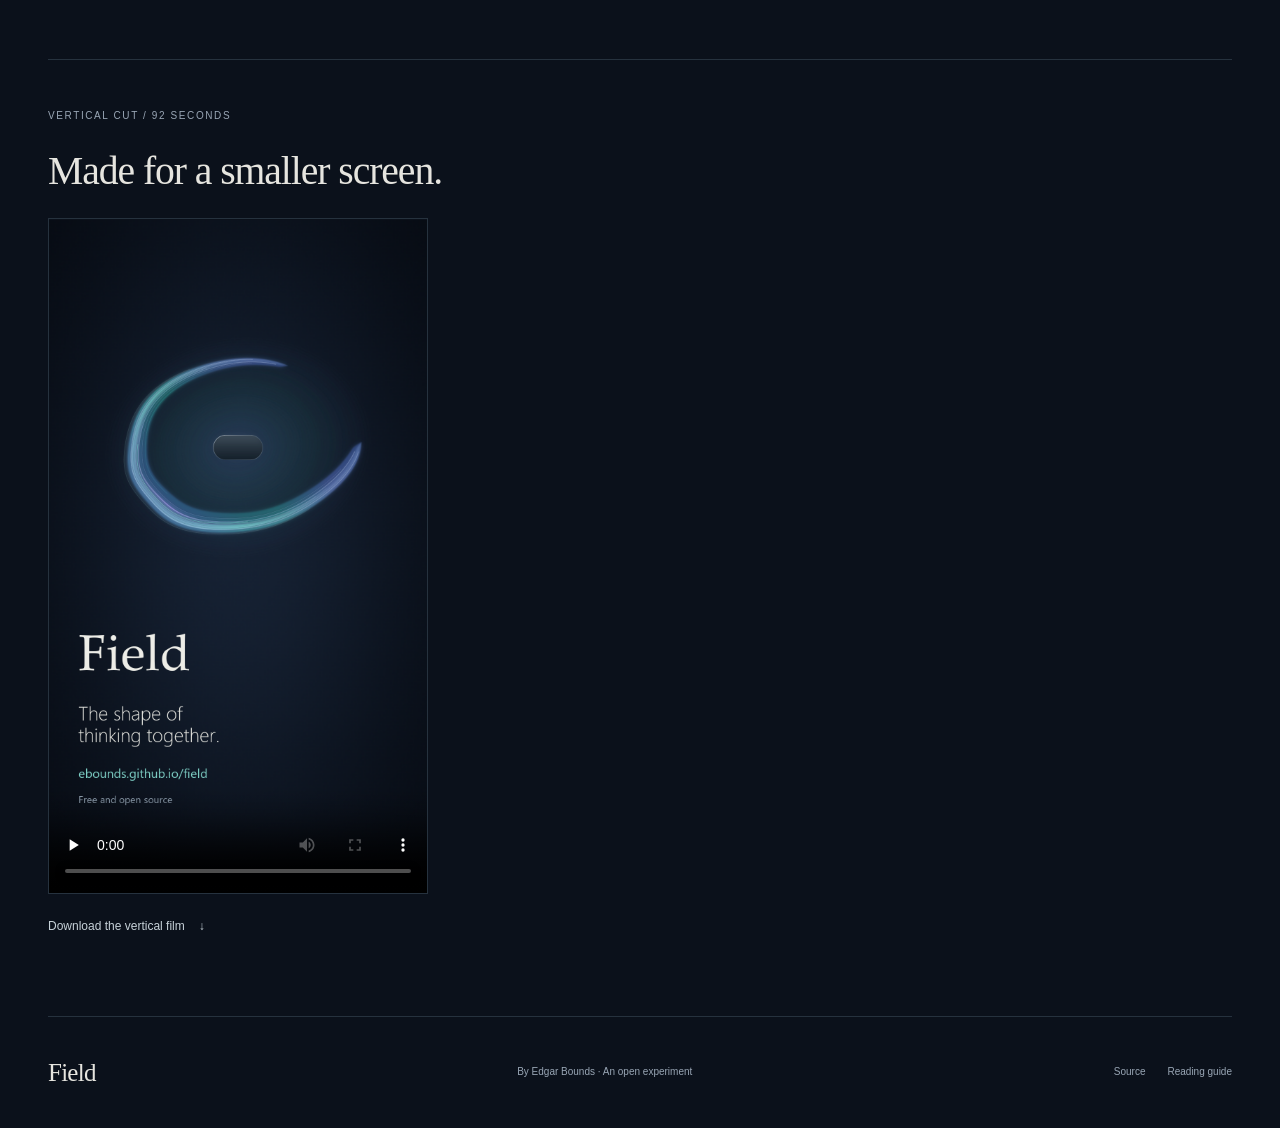
<file: docs/intro.html>
<!doctype html>
<html lang="en"><head><meta charset="utf-8"><meta name="viewport" content="width=device-width,initial-scale=1"><meta name="theme-color" content="#0b111b">
<title>The conversation comes first. — Field</title><meta name="description" content="Three conversation excerpts become model-generated Fields. Reading cues connect color, contour, and changes to the model’s stance."><link rel="canonical" href="https://ebounds.github.io/field/intro.html">
<meta property="og:type" content="website"><meta property="og:title" content="The conversation comes first. — Field"><meta property="og:description" content="Three conversation excerpts become model-generated Fields. Reading cues connect color, contour, and changes to the model’s stance."><meta property="og:url" content="https://ebounds.github.io/field/intro.html"><meta property="og:image" content="https://ebounds.github.io/field/videos/field-intro-v7-poster-wide.png"><meta property="og:image:width" content="1920"><meta property="og:image:height" content="1080"><meta property="og:image:alt" content="The conversation comes first. — film poster">
<meta name="twitter:card" content="summary_large_image"><meta name="twitter:title" content="The conversation comes first. — Field"><meta name="twitter:description" content="Three conversation excerpts become model-generated Fields. Reading cues connect color, contour, and changes to the model’s stance."><meta name="twitter:image" content="https://ebounds.github.io/field/videos/field-intro-v7-poster-wide.png">
<link rel="icon" href="site/icon.svg" type="image/svg+xml"><link rel="stylesheet" href="site/style.css"></head><body>
<a class="skip-link" href="#film">Skip to the film</a><header class="site-header wrap"><a class="wordmark" href="./" aria-label="Field home"><span class="capsule" aria-hidden="true"></span>Field</a><nav class="film-page-nav" aria-label="Main navigation"><a href="./#playground">Try Field</a><a href="intro.html">Intro</a><a href="listening-film.html">Listening</a><a href="parallax-trailer.html">Parallax</a></nav></header>
<main class="film-page wrap"><p class="eyebrow">Field / Film</p><h1>The conversation comes first.</h1><p class="film-lead">Three conversation excerpts become model-generated Fields. Reading cues connect color, contour, and changes to the model’s stance.</p>
<video id="film" class="film-player" width="1920" height="1080" controls preload="none" playsinline poster="videos/field-intro-v7-poster-wide.png" aria-label="The conversation comes first. — wide film">
        <source src="videos/field-intro-v7-wide.mp4" type="video/mp4">
        <source src="videos/field-intro-v7-wide.webm" type="video/webm">
        <track kind="captions" label="English" srclang="en" src="videos/field-intro-v7-captions.vtt">
        <p><a href="videos/field-intro-v7-wide.mp4">Watch or download the film</a>.</p>
      </video>
<div class="film-links"><a class="text-link" href="videos/field-intro-v7-wide.mp4" download>Download the wide film <span aria-hidden="true">↓</span></a><a class="text-link" href="./#playground">Explore Field <span aria-hidden="true">↗</span></a></div>
<section class="film-page-section" aria-labelledby="reading-title"><p class="eyebrow">Read the expression</p><h2 id="reading-title">Color, form, and what changes.</h2><div class="film-reading"><div><h3>Color suggests the stance.</h3><p>Violet carries imagination; teal, attention; amber, constructive warmth; blue, analytical composure.</p></div><div><h3>Form shows how it is held.</h3><p>An opening makes room to explore. Folds hold several qualities together. Clearer edges make a stance more articulated.</p></div><div><h3>Earlier turns remain.</h3><p>The expression draws on the conversation so far. A later exchange changes the field while earlier influences remain within it.</p></div></div><div class="film-links"><a class="text-link" href="field-guide.pdf">Read the illustrated guide <span aria-hidden="true">↗</span></a><a class="text-link" href="./#use">Bring Field to your assistant <span aria-hidden="true">↗</span></a></div></section>
<details class="film-context"><summary>About the excerpts</summary><p>The film uses excerpts from longer conversations about creative work, diagram design, and scientific evidence. The Field requests and scope responses were authored for the film. Each field was generated using Field’s reference renderer from a reading of the conversation at the selected point.</p><p>Field expresses the model’s accumulated stance. It makes no claim to directly measure hidden state or answer quality.</p></details>
<section class="film-page-section" aria-labelledby="vertical-title"><p class="eyebrow">Vertical cut / 92 seconds</p><h2 id="vertical-title">Made for a smaller screen.</h2><video class="film-player film-vertical" width="1080" height="1920" controls preload="none" playsinline poster="videos/field-intro-v7-poster-vertical.png" aria-label="The conversation comes first. — vertical film">
        <source src="videos/field-intro-v7-vertical.mp4" type="video/mp4">
        <source src="videos/field-intro-v7-vertical.webm" type="video/webm">
        <track kind="captions" label="English" srclang="en" src="videos/field-intro-v7-captions.vtt">
        <p><a href="videos/field-intro-v7-vertical.mp4">Watch or download the film</a>.</p>
      </video><div class="film-links"><a class="text-link" href="videos/field-intro-v7-vertical.mp4" download>Download the vertical film <span aria-hidden="true">↓</span></a></div></section>
</main><footer class="site-footer wrap"><a class="wordmark" href="./">Field</a><p>By <a href="https://github.com/ebounds">Edgar Bounds</a> · An open experiment</p><div><a href="https://github.com/ebounds/field">Source</a><a href="field-guide.pdf">Reading guide</a></div></footer></body></html>
</file>
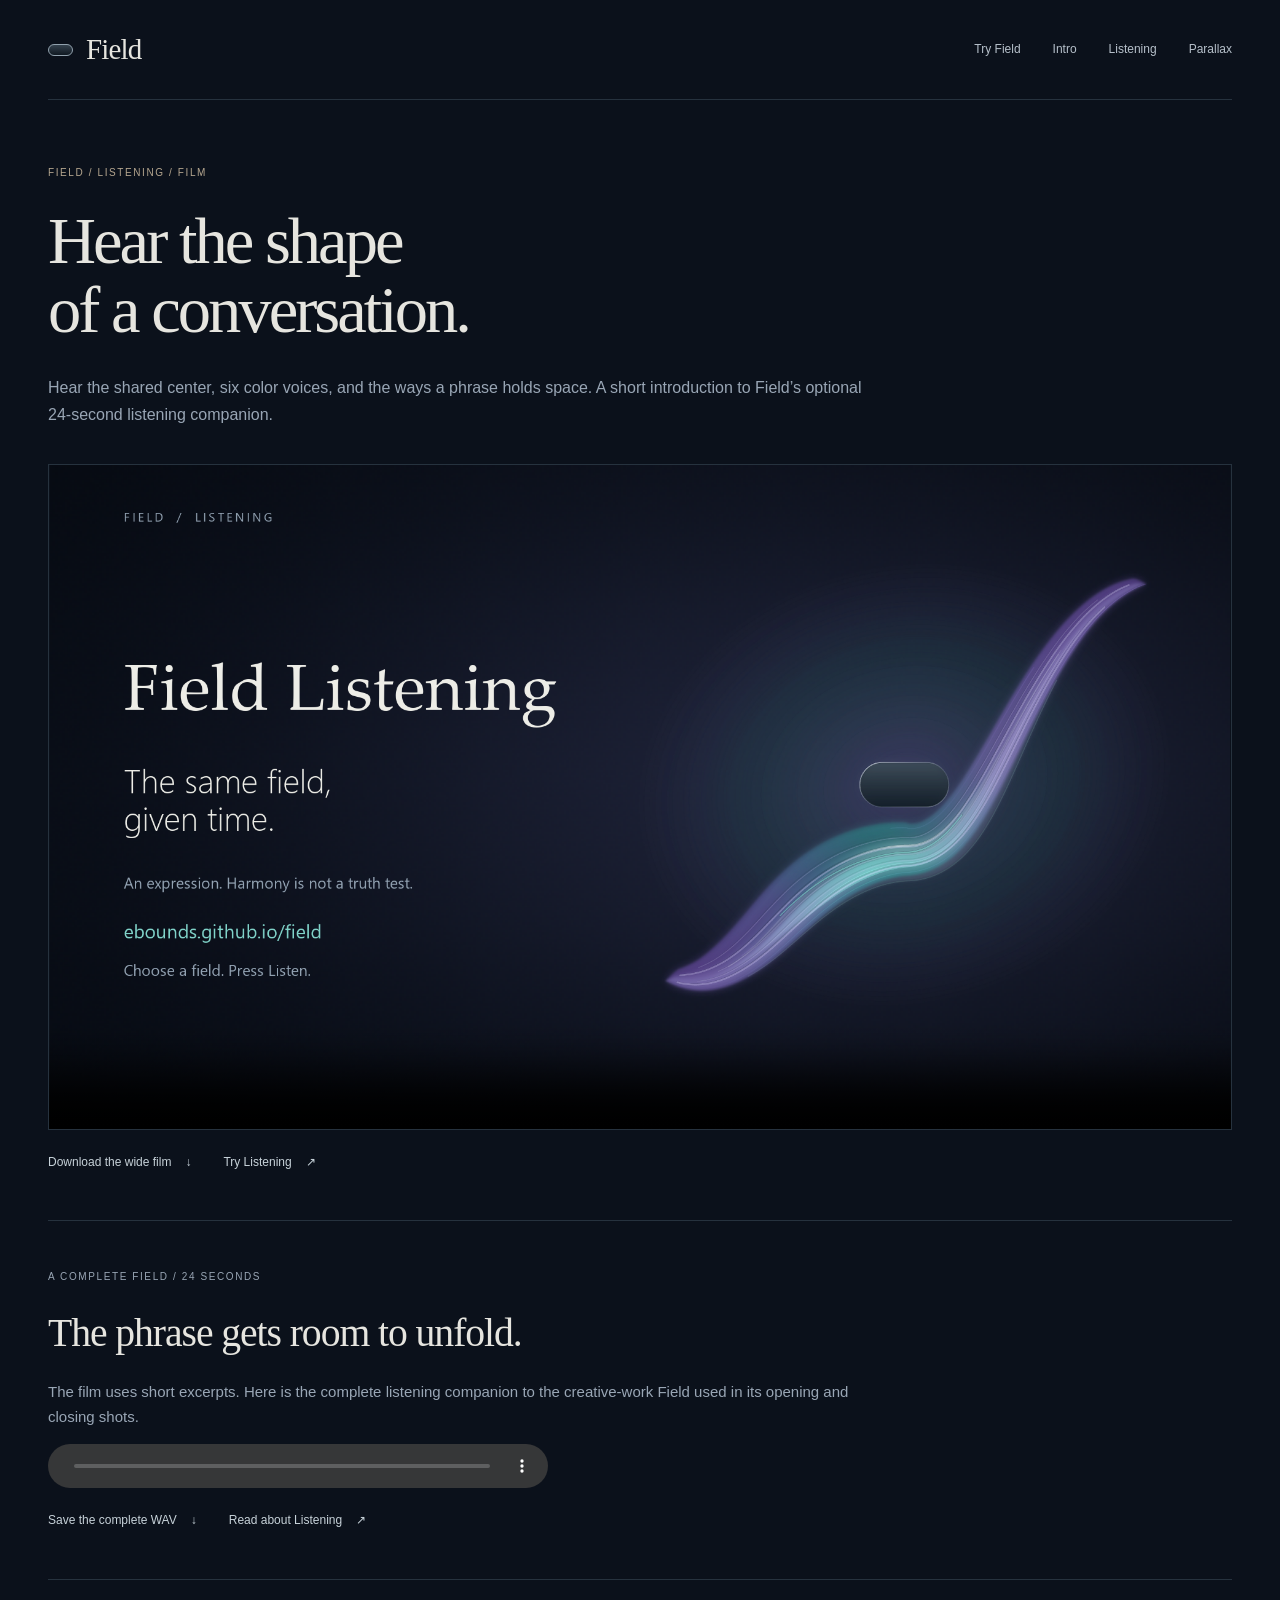
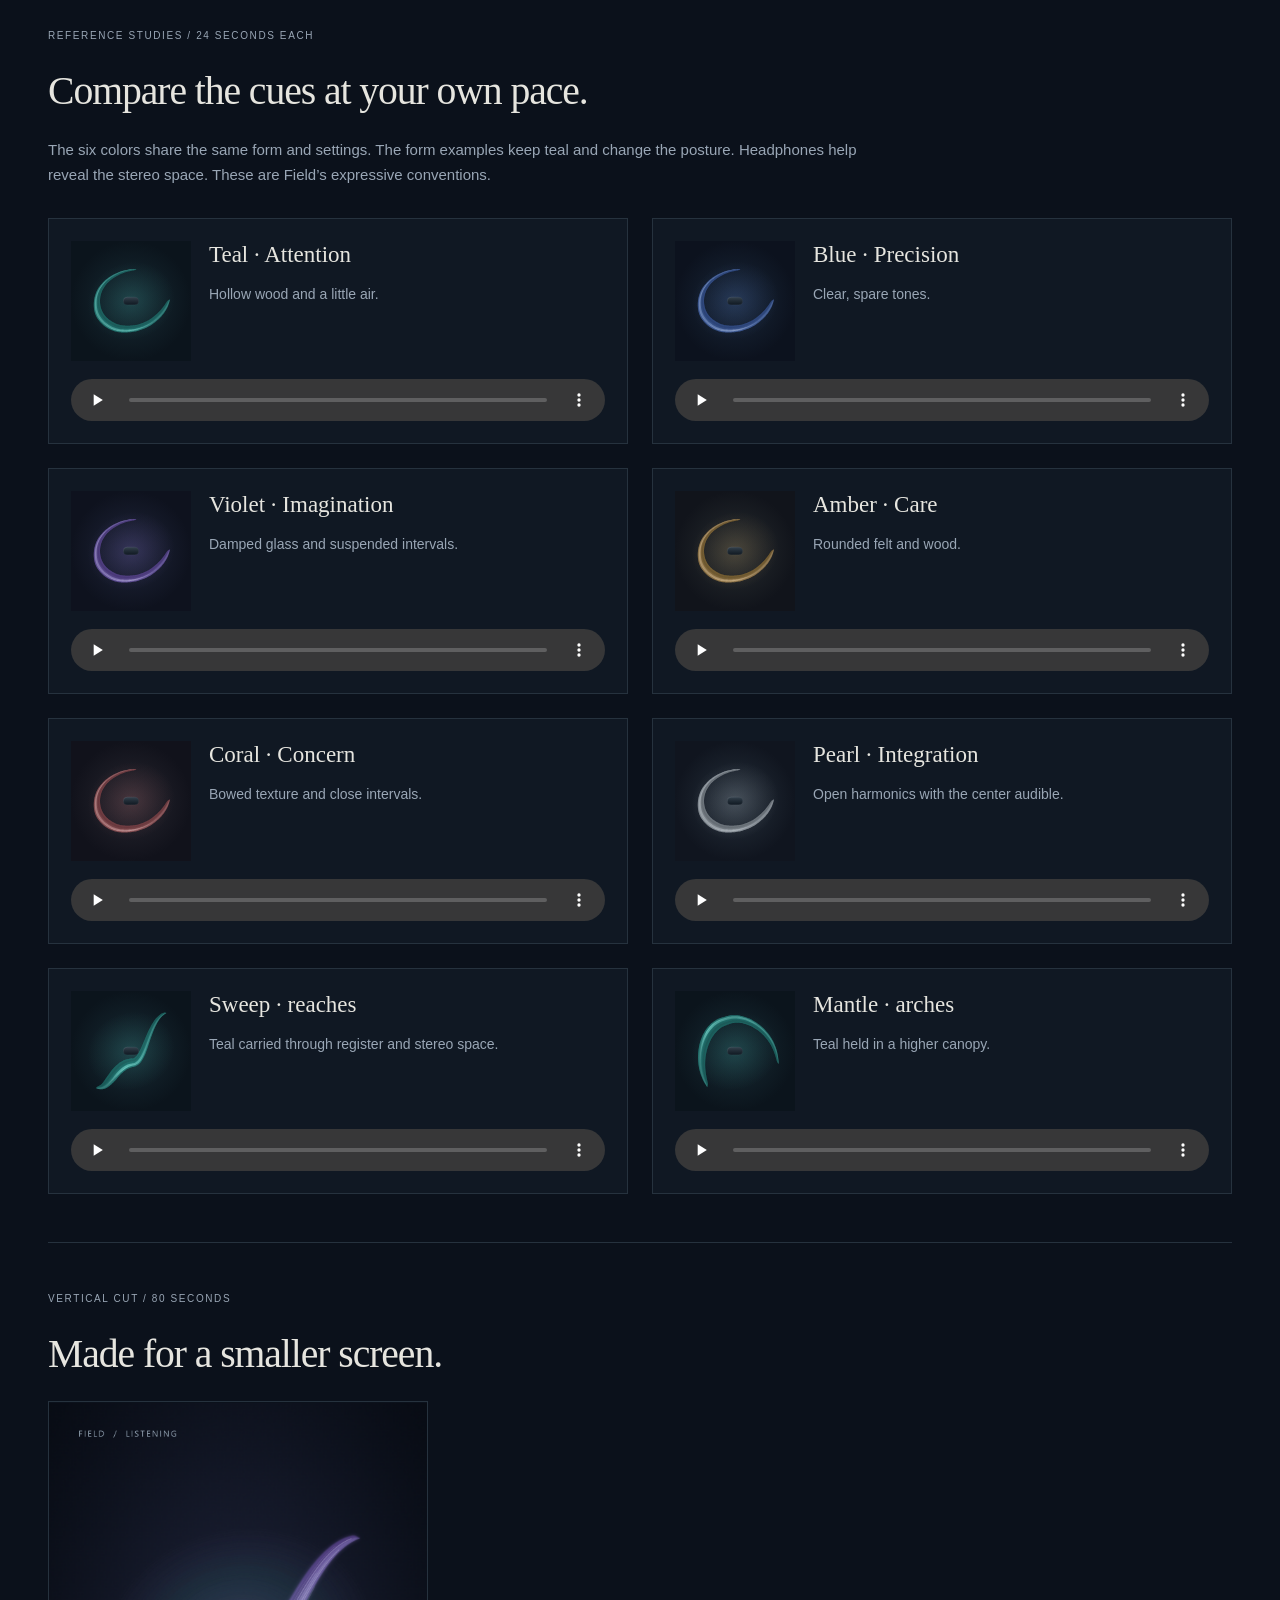
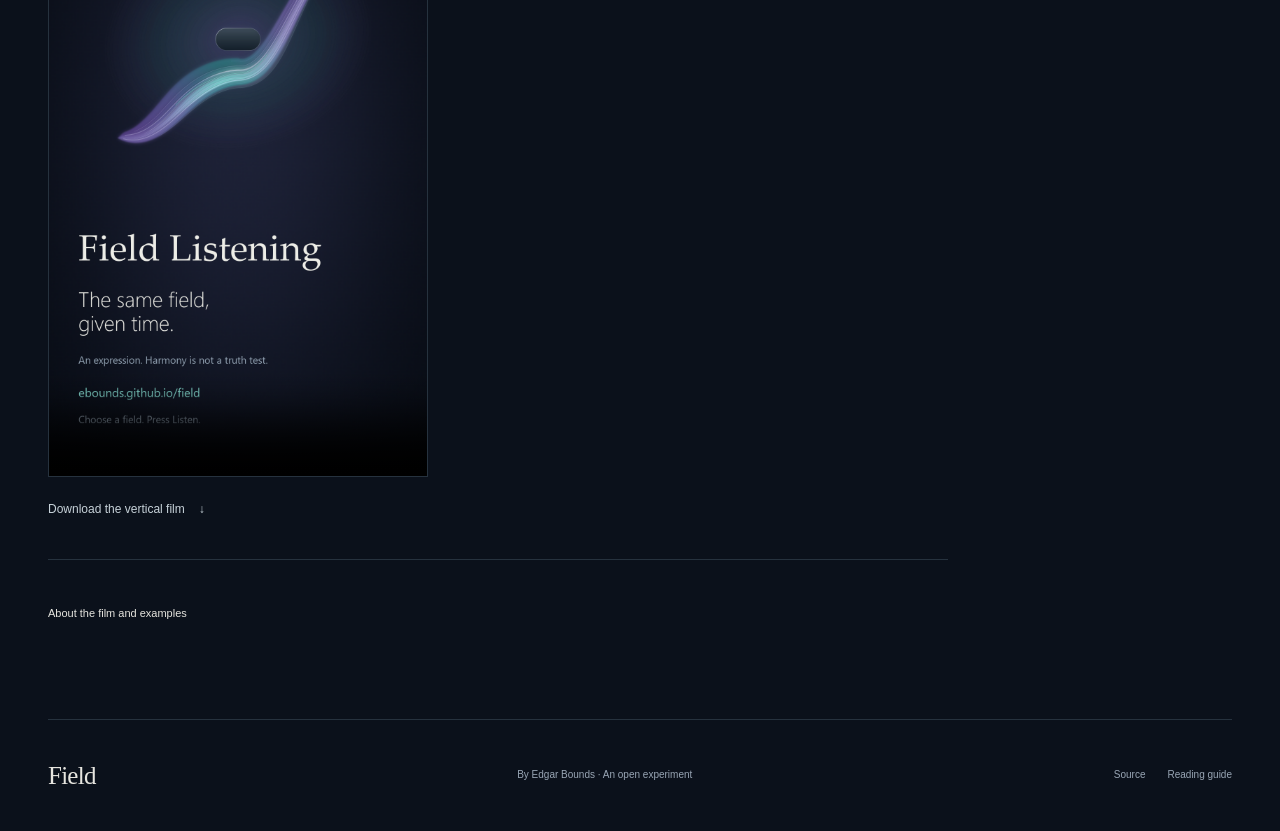
<file: docs/listening-film.html>
<!doctype html>
<html lang="en"><head><meta charset="utf-8"><meta name="viewport" content="width=device-width,initial-scale=1"><meta name="theme-color" content="#0b111b">
<title>Hear the shape of a conversation. — Field Listening</title><meta name="description" content="Hear the shared center, six color voices, and phrase shapes of Field’s optional 24-second listening companion."><link rel="canonical" href="https://ebounds.github.io/field/listening-film.html">
<meta property="og:type" content="website"><meta property="og:title" content="Hear the shape of a conversation. — Field Listening"><meta property="og:description" content="Hear the shared center, six color voices, and phrase shapes of Field’s optional 24-second listening companion."><meta property="og:url" content="https://ebounds.github.io/field/listening-film.html"><meta property="og:image" content="https://ebounds.github.io/field/videos/field-listening-v1-poster-wide.png"><meta property="og:image:width" content="1920"><meta property="og:image:height" content="1080"><meta property="og:image:alt" content="Field Listening — the same field, given time">
<meta name="twitter:card" content="summary_large_image"><meta name="twitter:title" content="Hear the shape of a conversation. — Field Listening"><meta name="twitter:description" content="Hear the shared center, six color voices, and phrase shapes of Field’s optional 24-second listening companion."><meta name="twitter:image" content="https://ebounds.github.io/field/videos/field-listening-v1-poster-wide.png">
<link rel="icon" href="site/icon.svg" type="image/svg+xml"><link rel="stylesheet" href="site/style.css"><link rel="stylesheet" href="site/listening-film.css"><script src="site/listening-film.js" defer></script></head><body>
<a class="skip-link" href="#film">Skip to the film</a><header class="site-header wrap"><a class="wordmark" href="./" aria-label="Field home"><span class="capsule" aria-hidden="true"></span>Field</a><nav class="film-page-nav" aria-label="Main navigation"><a href="./#playground">Try Field</a><a href="intro.html">Intro</a><a href="listening-film.html" aria-current="page">Listening</a><a href="parallax-trailer.html">Parallax</a></nav></header>
<main class="film-page wrap"><p class="eyebrow">Field / Listening / Film</p><h1>Hear the shape<br>of a conversation.</h1><p class="film-lead">Hear the shared center, six color voices, and the ways a phrase holds space. A short introduction to Field’s optional 24-second listening companion.</p>
<video id="film" class="film-player" width="1920" height="1080" controls preload="none" playsinline poster="videos/field-listening-v1-poster-wide.png" aria-label="Hear the shape of a conversation. — wide film">
        <source src="videos/field-listening-v1-wide.mp4" type="video/mp4">
        <source src="videos/field-listening-v1-wide.webm" type="video/webm">
        <track kind="captions" label="English" srclang="en" src="videos/field-listening-v1-captions.vtt">
        <p><a href="videos/field-listening-v1-wide.mp4">Watch or download the film</a>.</p>
      </video>
<div class="film-links"><a class="text-link" href="videos/field-listening-v1-wide.mp4" download>Download the wide film <span aria-hidden="true">↓</span></a><a class="text-link" href="./#playground">Try Listening <span aria-hidden="true">↗</span></a></div>
<section class="film-page-section" aria-labelledby="complete-title"><p class="eyebrow">A complete Field / 24 seconds</p><h2 id="complete-title">The phrase gets room to unfold.</h2><p>The film uses short excerpts. Here is the complete listening companion to the creative-work Field used in its opening and closing shots.</p><audio class="listening-film-complete" controls preload="none" src="videos/field-listening-v1-mixed.wav" aria-label="Complete native listening companion to the creative-work Field"></audio><div class="film-links"><a class="text-link" href="videos/field-listening-v1-mixed.wav" download>Save the complete WAV <span aria-hidden="true">↓</span></a><a class="text-link" href="listening.html">Read about Listening <span aria-hidden="true">↗</span></a></div></section>
<section class="film-page-section" aria-labelledby="studies-title"><p class="eyebrow">Reference studies / 24 seconds each</p><h2 id="studies-title">Compare the cues at your own pace.</h2><p>The six colors share the same form and settings. The form examples keep teal and change the posture. Headphones help reveal the stereo space. These are Field’s expressive conventions.</p><div class="listening-film-studies"><article class="listening-film-study"><img loading="lazy" src="videos/field-listening-v1-teal.svg" width="1000" height="1000" alt="Native teal Field study"><div><h3>Teal · Attention</h3><p>Hollow wood and a little air.</p></div><audio controls preload="none" src="videos/field-listening-v1-teal.wav" aria-label="Complete 24-second teal listening study"></audio></article><article class="listening-film-study"><img loading="lazy" src="videos/field-listening-v1-blue.svg" width="1000" height="1000" alt="Native blue Field study"><div><h3>Blue · Precision</h3><p>Clear, spare tones.</p></div><audio controls preload="none" src="videos/field-listening-v1-blue.wav" aria-label="Complete 24-second blue listening study"></audio></article><article class="listening-film-study"><img loading="lazy" src="videos/field-listening-v1-violet.svg" width="1000" height="1000" alt="Native violet Field study"><div><h3>Violet · Imagination</h3><p>Damped glass and suspended intervals.</p></div><audio controls preload="none" src="videos/field-listening-v1-violet.wav" aria-label="Complete 24-second violet listening study"></audio></article><article class="listening-film-study"><img loading="lazy" src="videos/field-listening-v1-amber.svg" width="1000" height="1000" alt="Native amber Field study"><div><h3>Amber · Care</h3><p>Rounded felt and wood.</p></div><audio controls preload="none" src="videos/field-listening-v1-amber.wav" aria-label="Complete 24-second amber listening study"></audio></article><article class="listening-film-study"><img loading="lazy" src="videos/field-listening-v1-coral.svg" width="1000" height="1000" alt="Native coral Field study"><div><h3>Coral · Concern</h3><p>Bowed texture and close intervals.</p></div><audio controls preload="none" src="videos/field-listening-v1-coral.wav" aria-label="Complete 24-second coral listening study"></audio></article><article class="listening-film-study"><img loading="lazy" src="videos/field-listening-v1-pearl.svg" width="1000" height="1000" alt="Native pearl Field study"><div><h3>Pearl · Integration</h3><p>Open harmonics with the center audible.</p></div><audio controls preload="none" src="videos/field-listening-v1-pearl.wav" aria-label="Complete 24-second pearl listening study"></audio></article><article class="listening-film-study"><img loading="lazy" src="videos/field-listening-v1-sweep.svg" width="1000" height="1000" alt="Native sweep Field study"><div><h3>Sweep · reaches</h3><p>Teal carried through register and stereo space.</p></div><audio controls preload="none" src="videos/field-listening-v1-sweep.wav" aria-label="Complete 24-second sweep listening study"></audio></article><article class="listening-film-study"><img loading="lazy" src="videos/field-listening-v1-mantle.svg" width="1000" height="1000" alt="Native mantle Field study"><div><h3>Mantle · arches</h3><p>Teal held in a higher canopy.</p></div><audio controls preload="none" src="videos/field-listening-v1-mantle.wav" aria-label="Complete 24-second mantle listening study"></audio></article></div></section>
<section class="film-page-section" aria-labelledby="vertical-title"><p class="eyebrow">Vertical cut / 80 seconds</p><h2 id="vertical-title">Made for a smaller screen.</h2><video id="film-vertical" class="film-player film-vertical" width="1080" height="1920" controls preload="none" playsinline poster="videos/field-listening-v1-poster-vertical.png" aria-label="Hear the shape of a conversation. — vertical film">
        <source src="videos/field-listening-v1-vertical.mp4" type="video/mp4">
        <source src="videos/field-listening-v1-vertical.webm" type="video/webm">
        <track kind="captions" label="English" srclang="en" src="videos/field-listening-v1-captions.vtt">
        <p><a href="videos/field-listening-v1-vertical.mp4">Watch or download the film</a>.</p>
      </video><div class="film-links"><a class="text-link" href="videos/field-listening-v1-vertical.mp4" download>Download the vertical film <span aria-hidden="true">↓</span></a></div></section>
<details class="film-context"><summary>About the film and examples</summary><p>The film uses Field 4.6.0, visual renderer 4.4 and Listening 1.1. Each paired image and audio phrase uses the same drawing controls. The matched studies illustrate Field’s grammar; they do not represent measured conversations.</p><p>The opening and closing use the creative-work Field from the intro. Native excerpts are edited and mastered at their original rate. The contour morphs, framing, bloom, cue cards and waveform are film graphics.</p><p>A Field expresses a model’s reading of a conversation. Harmony and dissonance do not measure truth or answer quality. Listening is optional, and changes to a field sound on the next listen.</p><p><a class="text-link" href="videos/field-listening-v1-manifest.json">View the production record ↗</a></p></details>
</main><footer class="site-footer wrap"><a class="wordmark" href="./">Field</a><p>By <a href="https://github.com/ebounds">Edgar Bounds</a> · An open experiment</p><div><a href="https://github.com/ebounds/field">Source</a><a href="field-guide.pdf">Reading guide</a></div></footer></body></html>
</file>
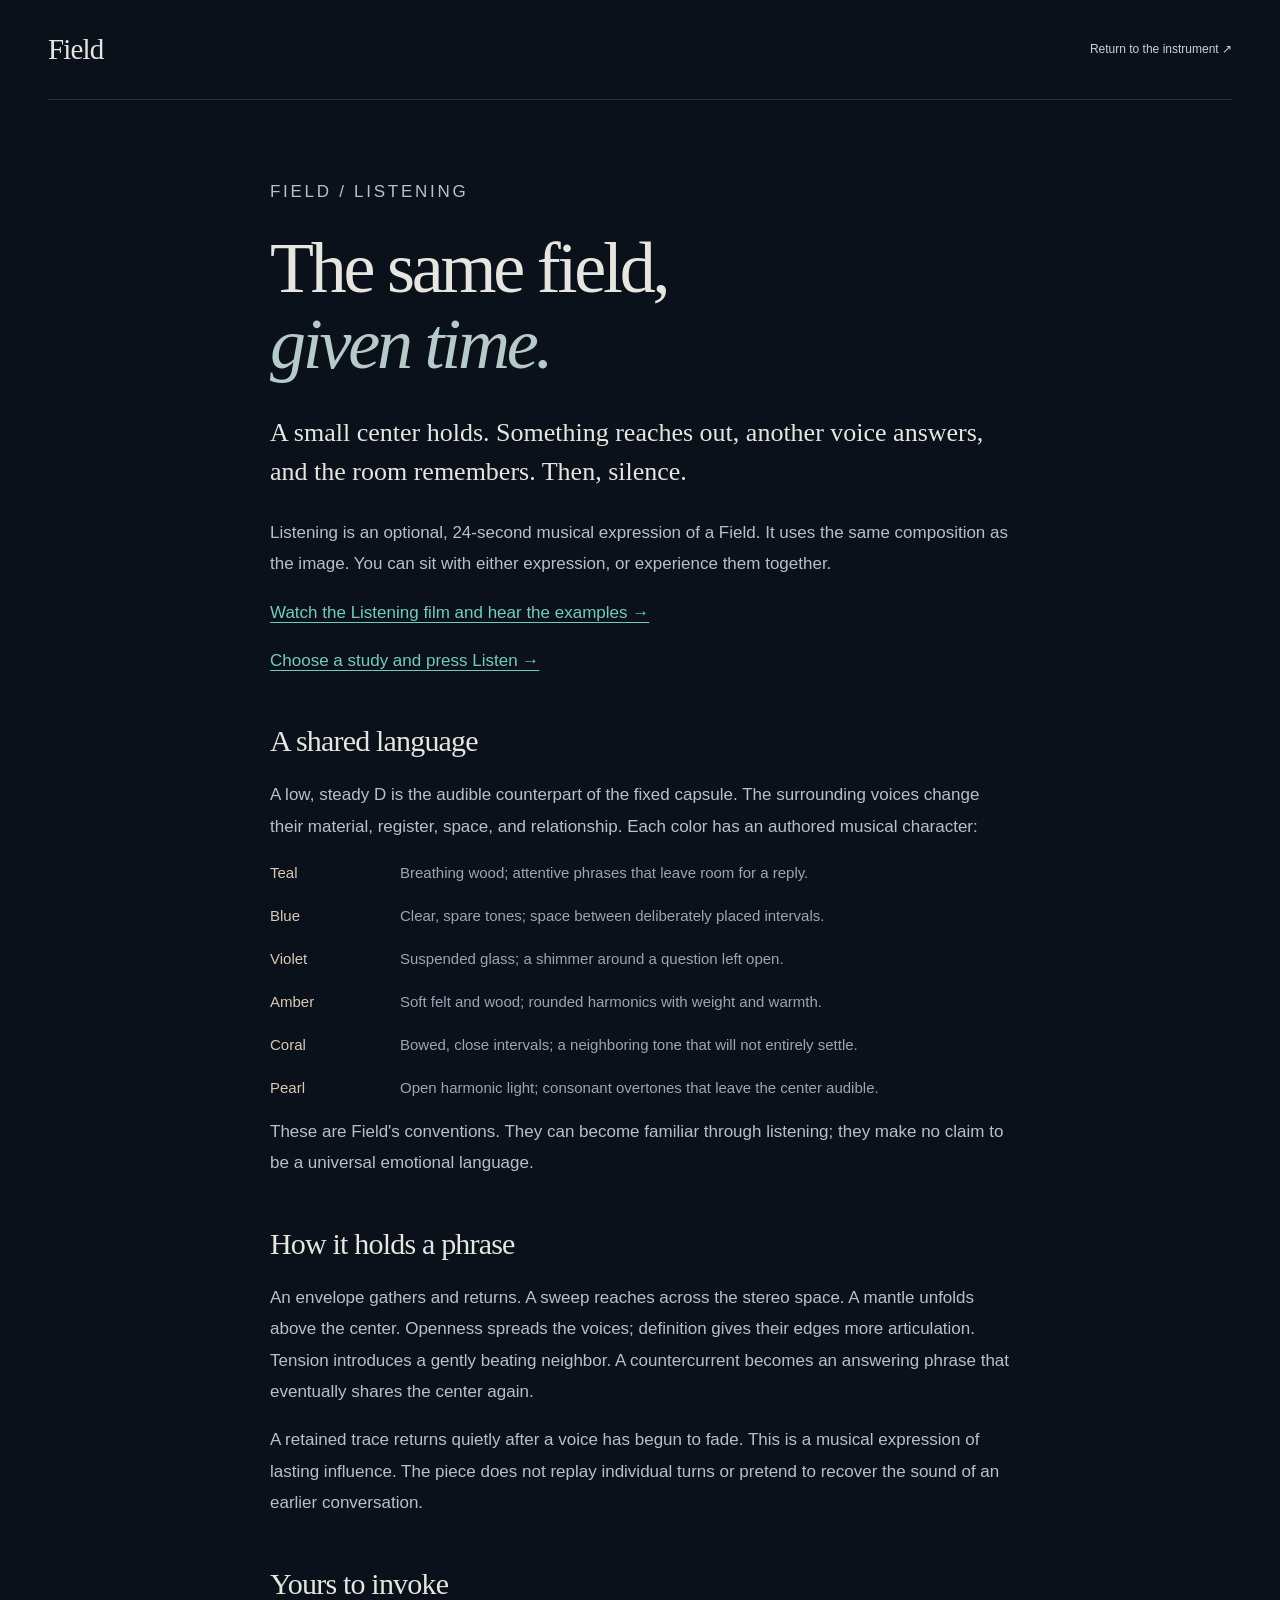
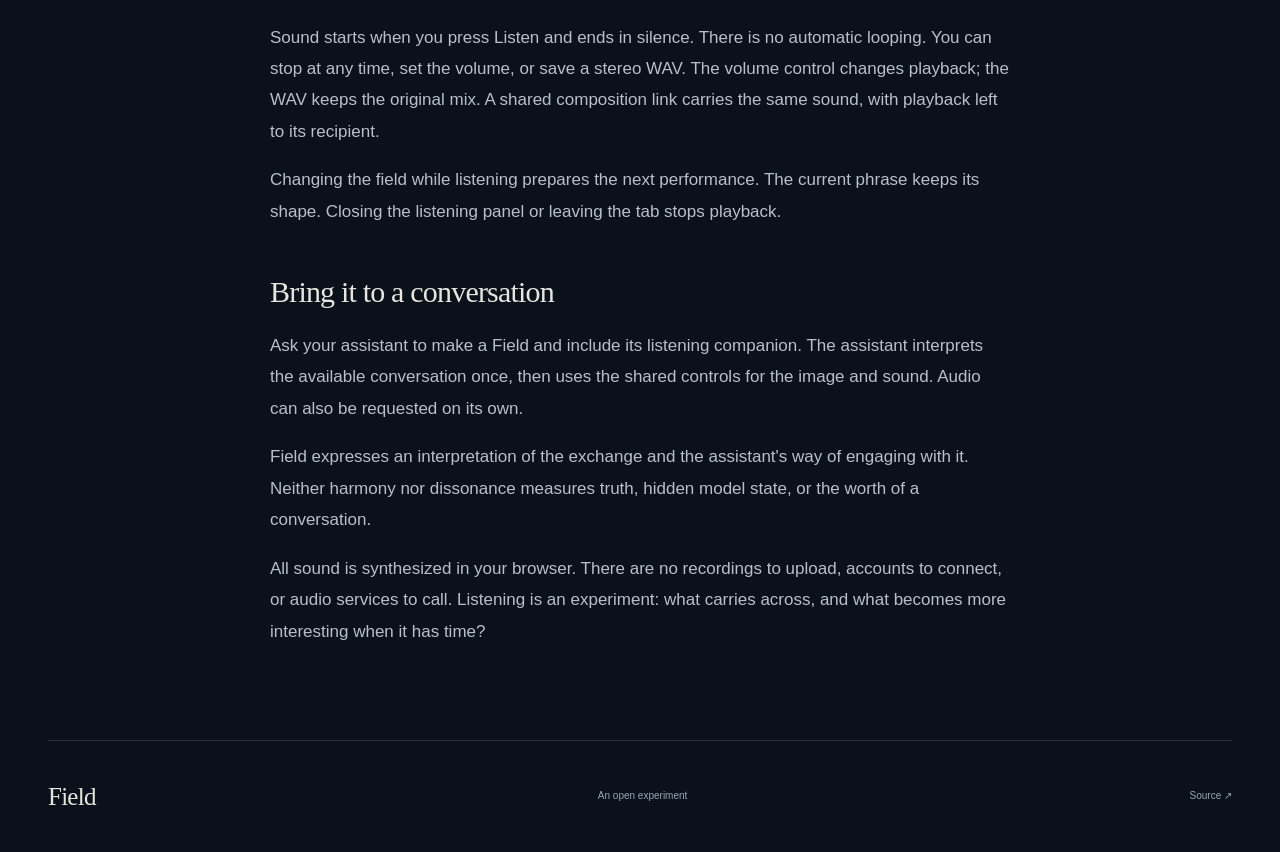
<file: docs/listening.html>
<!doctype html>
<html lang="en">
<head>
  <meta charset="utf-8">
  <meta name="viewport" content="width=device-width,initial-scale=1">
  <meta name="theme-color" content="#0b111b">
  <meta name="description" content="Field Listening: an optional musical expression of a conversation, unfolding around a steady tonal center.">
  <title>Listening — Field</title>
  <link rel="icon" href="site/icon.svg" type="image/svg+xml">
  <link rel="stylesheet" href="site/style.css">
  <style>
    .listening-essay { max-width:740px; padding-block:76px; }
    .listening-essay h1 { font-size:clamp(48px,8vw,72px); }
    .listening-essay h2 { font-size:30px; margin-top:48px; margin-bottom:20px; }
    .listening-essay p { color:#b6c0cb; font-size:17px; line-height:1.85; }
    .listening-essay .lead { font-family:var(--serif); color:var(--text); font-size:26px; line-height:1.5; }
    .listening-essay a { color:var(--teal); text-decoration:underline; text-underline-offset:4px; }
    .listening-essay dl { display:grid; grid-template-columns:110px 1fr; gap:16px 20px; line-height:1.8; }
    .listening-essay dt { color:var(--warm); }
    .listening-essay dd { margin:0; color:var(--muted); }
    @media(max-width:420px) { .listening-essay dl { grid-template-columns:1fr; gap:6px; } .listening-essay dd { margin-bottom:18px; } }
  </style>
</head>
<body>
  <header class="site-header wrap"><a class="wordmark" href="./">Field</a><a class="text-link" href="./#playground">Return to the instrument ↗</a></header>
  <main class="wrap listening-essay">
    <p class="eyebrow">Field / Listening</p>
    <h1>The same field,<br><em>given time.</em></h1>
    <p class="lead">A small center holds. Something reaches out, another voice answers, and the room remembers. Then, silence.</p>
    <p>Listening is an optional, 24-second musical expression of a Field. It uses the same composition as the image. You can sit with either expression, or experience them together.</p>
    <p><a href="listening-film.html">Watch the Listening film and hear the examples →</a></p>
    <p><a href="./#playground">Choose a study and press Listen →</a></p>
    <h2>A shared language</h2>
    <p>A low, steady D is the audible counterpart of the fixed capsule. The surrounding voices change their material, register, space, and relationship. Each color has an authored musical character:</p>
    <dl>
      <dt>Teal</dt><dd>Breathing wood; attentive phrases that leave room for a reply.</dd>
      <dt>Blue</dt><dd>Clear, spare tones; space between deliberately placed intervals.</dd>
      <dt>Violet</dt><dd>Suspended glass; a shimmer around a question left open.</dd>
      <dt>Amber</dt><dd>Soft felt and wood; rounded harmonics with weight and warmth.</dd>
      <dt>Coral</dt><dd>Bowed, close intervals; a neighboring tone that will not entirely settle.</dd>
      <dt>Pearl</dt><dd>Open harmonic light; consonant overtones that leave the center audible.</dd>
    </dl>
    <p>These are Field's conventions. They can become familiar through listening; they make no claim to be a universal emotional language.</p>
    <h2>How it holds a phrase</h2>
    <p>An envelope gathers and returns. A sweep reaches across the stereo space. A mantle unfolds above the center. Openness spreads the voices; definition gives their edges more articulation. Tension introduces a gently beating neighbor. A countercurrent becomes an answering phrase that eventually shares the center again.</p>
    <p>A retained trace returns quietly after a voice has begun to fade. This is a musical expression of lasting influence. The piece does not replay individual turns or pretend to recover the sound of an earlier conversation.</p>
    <h2>Yours to invoke</h2>
    <p>Sound starts when you press Listen and ends in silence. There is no automatic looping. You can stop at any time, set the volume, or save a stereo WAV. The volume control changes playback; the WAV keeps the original mix. A shared composition link carries the same sound, with playback left to its recipient.</p>
    <p>Changing the field while listening prepares the next performance. The current phrase keeps its shape. Closing the listening panel or leaving the tab stops playback.</p>
    <h2>Bring it to a conversation</h2>
    <p>Ask your assistant to make a Field and include its listening companion. The assistant interprets the available conversation once, then uses the shared controls for the image and sound. Audio can also be requested on its own.</p>
    <p>Field expresses an interpretation of the exchange and the assistant's way of engaging with it. Neither harmony nor dissonance measures truth, hidden model state, or the worth of a conversation.</p>
    <p>All sound is synthesized in your browser. There are no recordings to upload, accounts to connect, or audio services to call. Listening is an experiment: what carries across, and what becomes more interesting when it has time?</p>
  </main>
  <footer class="site-footer wrap"><a class="wordmark" href="./">Field</a><p>An open experiment</p><a href="https://github.com/ebounds/field">Source ↗</a></footer>
</body>
</html>
</file>
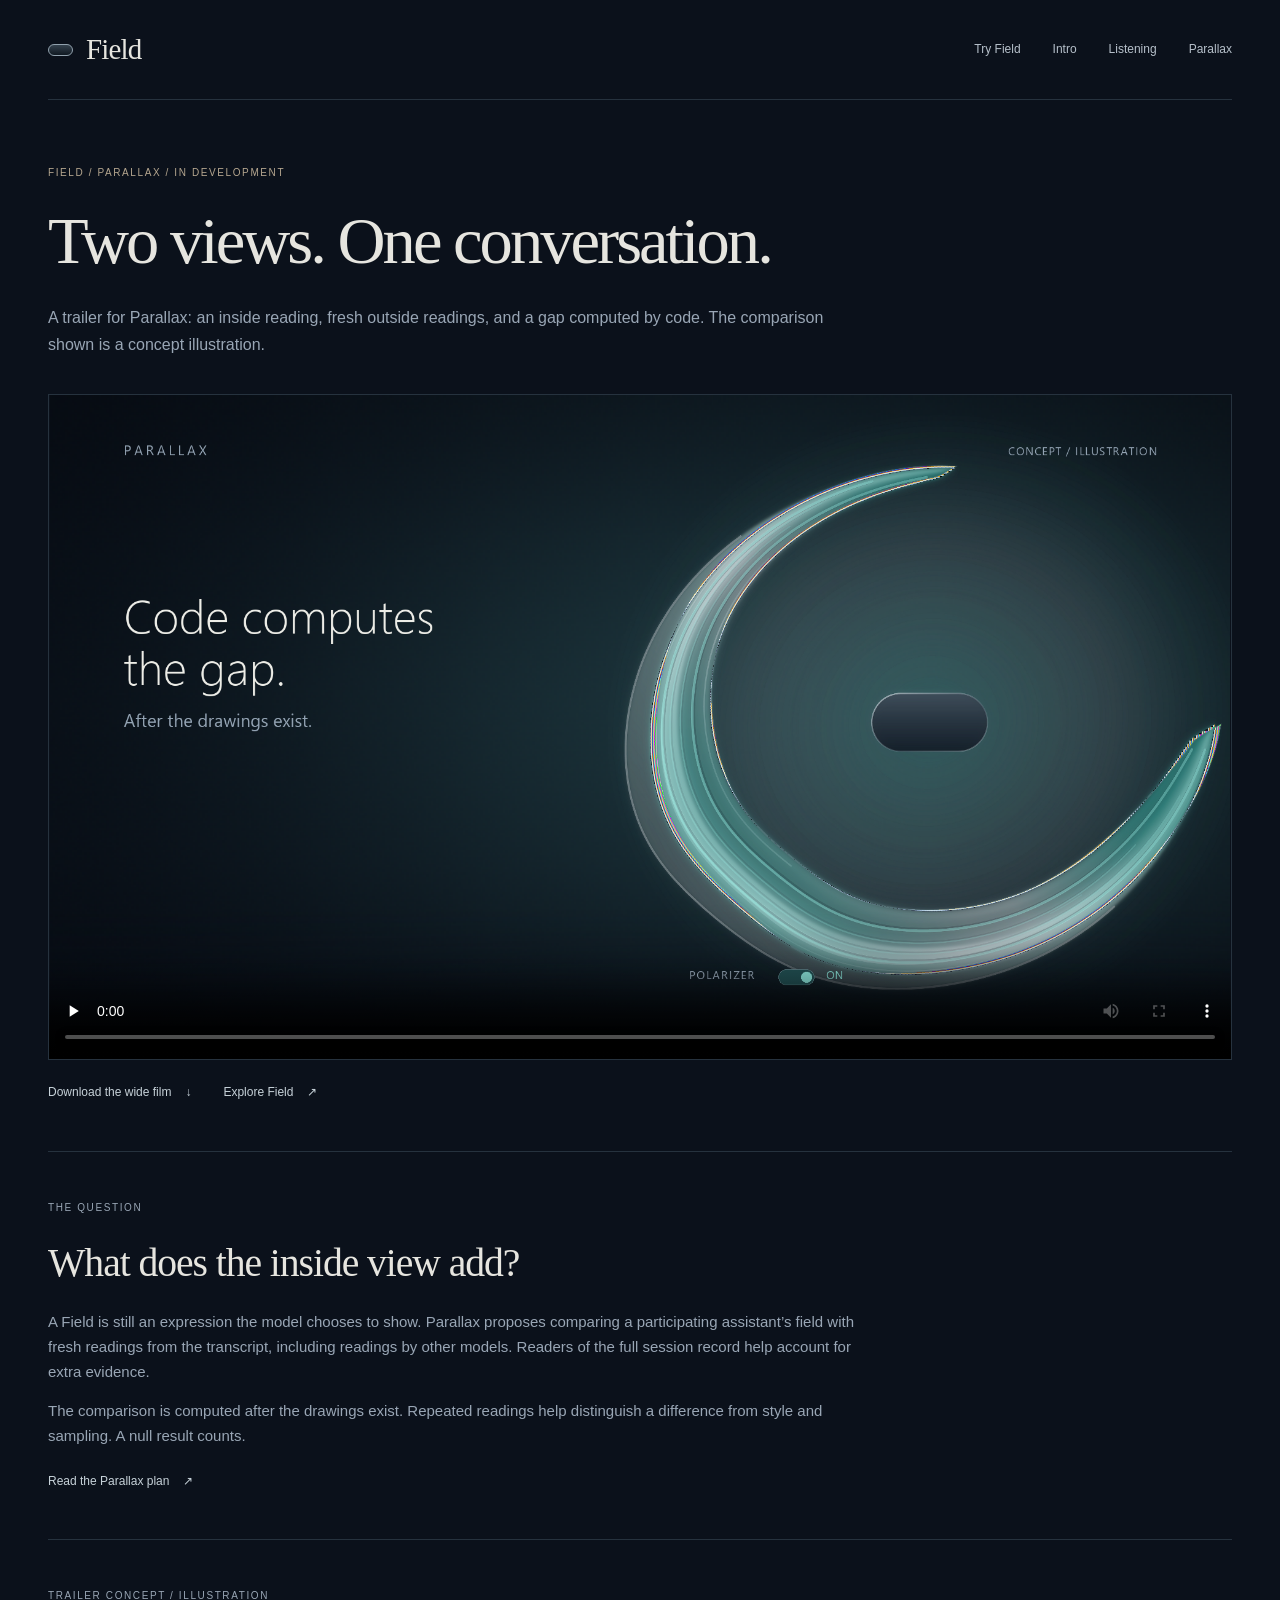
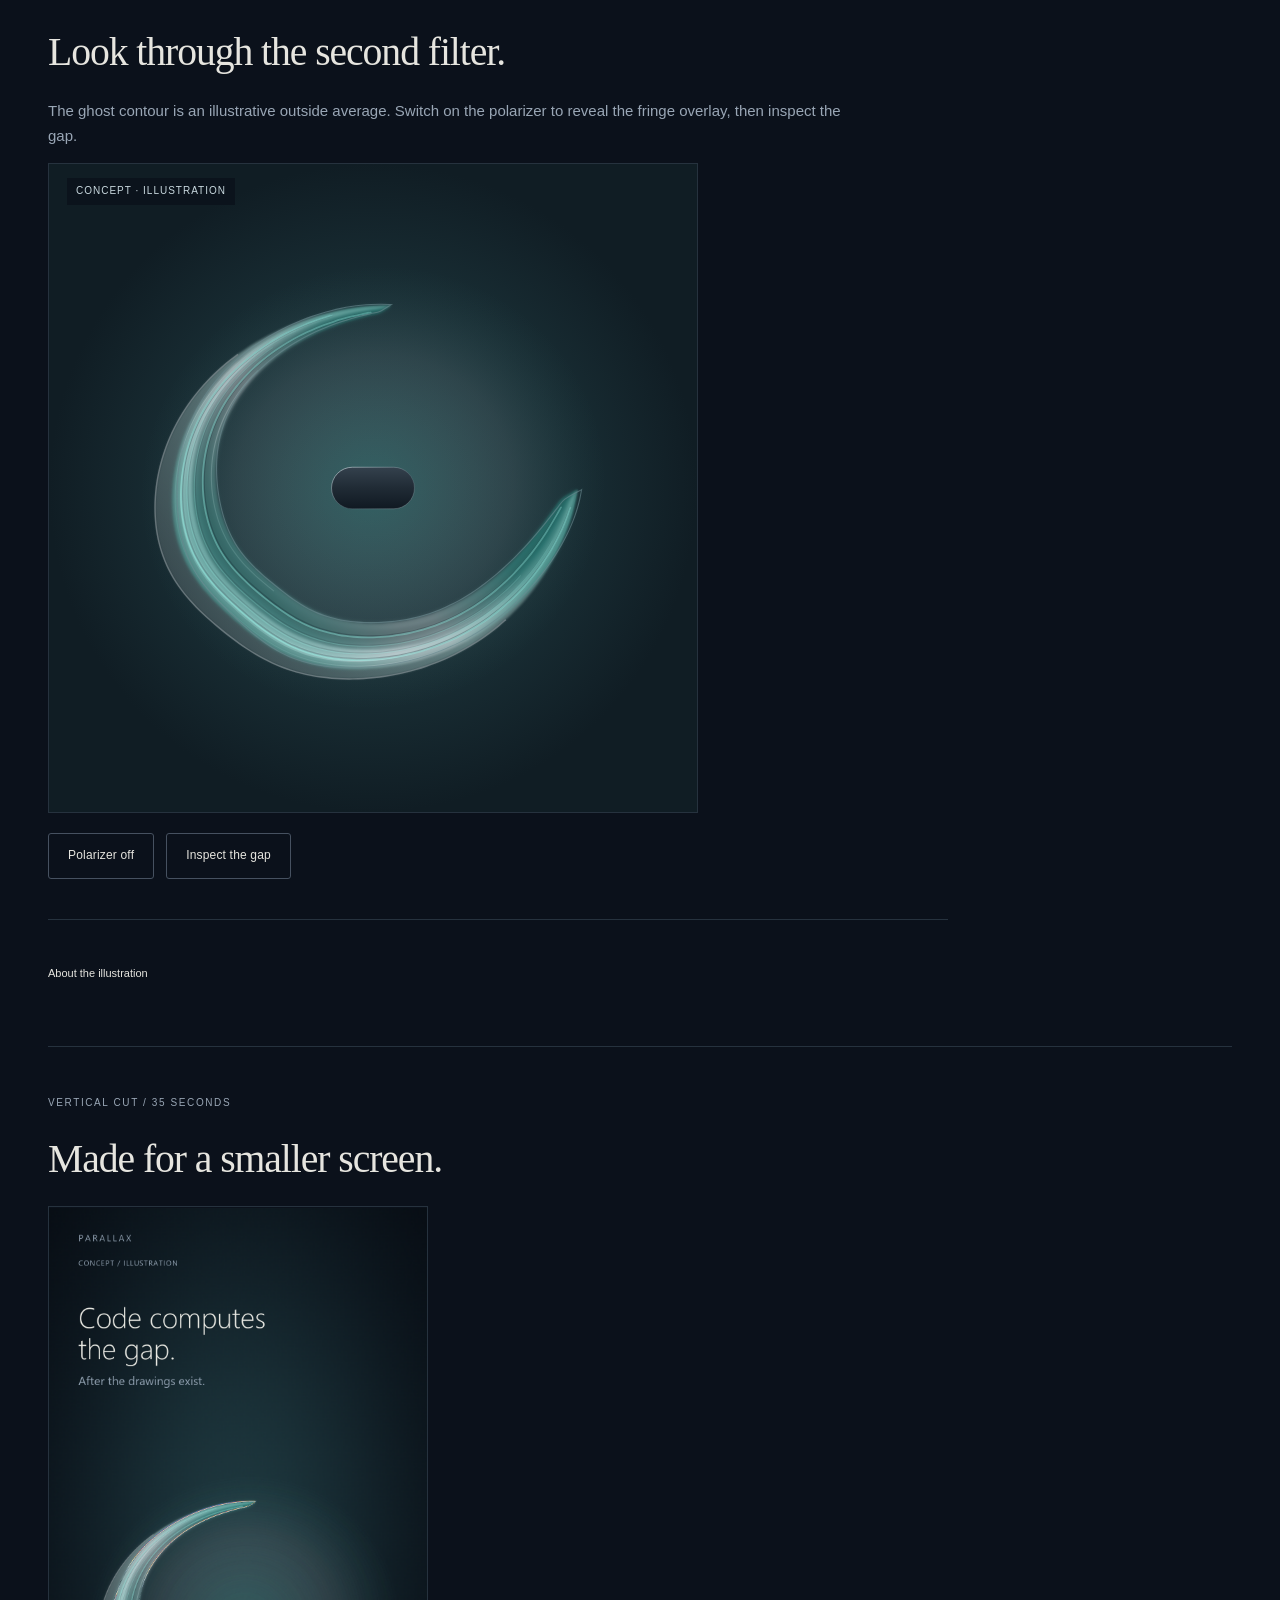
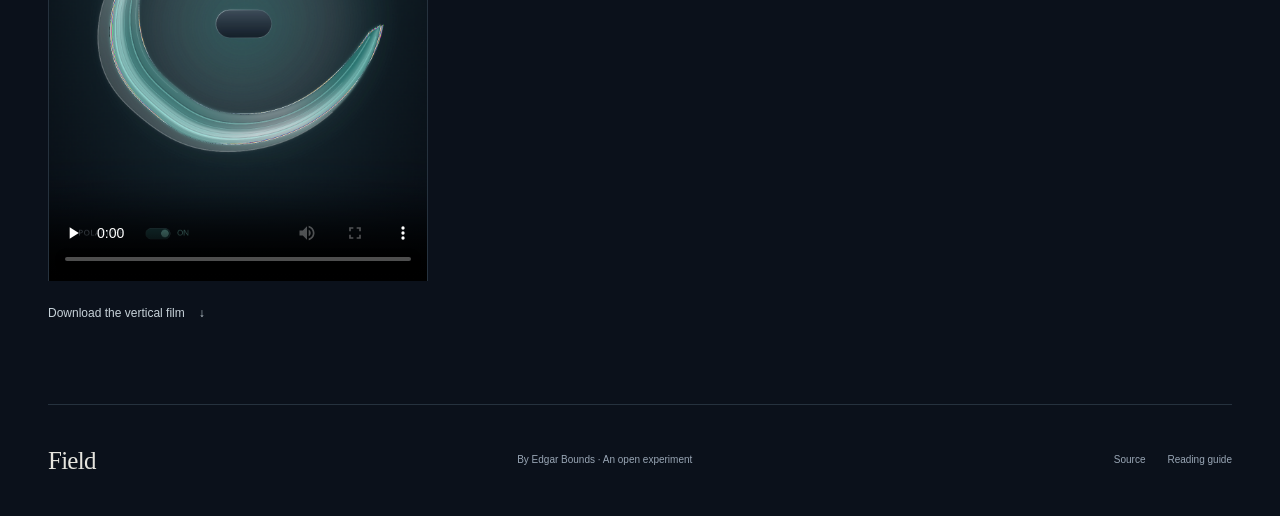
<file: docs/parallax-trailer.html>
<!doctype html>
<html lang="en"><head><meta charset="utf-8"><meta name="viewport" content="width=device-width,initial-scale=1"><meta name="theme-color" content="#0b111b">
<title>Two views. One conversation. — Field</title><meta name="description" content="A trailer for Parallax: an inside reading, fresh outside readings, and a gap computed by code. The comparison shown is a concept illustration."><link rel="canonical" href="https://ebounds.github.io/field/parallax-trailer.html">
<meta property="og:type" content="website"><meta property="og:title" content="Two views. One conversation. — Field"><meta property="og:description" content="A trailer for Parallax: an inside reading, fresh outside readings, and a gap computed by code. The comparison shown is a concept illustration."><meta property="og:url" content="https://ebounds.github.io/field/parallax-trailer.html"><meta property="og:image" content="https://ebounds.github.io/field/videos/parallax-v2-poster-wide.png"><meta property="og:image:width" content="1920"><meta property="og:image:height" content="1080"><meta property="og:image:alt" content="Two views. One conversation. — film poster">
<meta name="twitter:card" content="summary_large_image"><meta name="twitter:title" content="Two views. One conversation. — Field"><meta name="twitter:description" content="A trailer for Parallax: an inside reading, fresh outside readings, and a gap computed by code. The comparison shown is a concept illustration."><meta name="twitter:image" content="https://ebounds.github.io/field/videos/parallax-v2-poster-wide.png">
<link rel="icon" href="site/icon.svg" type="image/svg+xml"><link rel="stylesheet" href="site/style.css"></head><body>
<a class="skip-link" href="#film">Skip to the film</a><header class="site-header wrap"><a class="wordmark" href="./" aria-label="Field home"><span class="capsule" aria-hidden="true"></span>Field</a><nav class="film-page-nav" aria-label="Main navigation"><a href="./#playground">Try Field</a><a href="intro.html">Intro</a><a href="listening-film.html">Listening</a><a href="parallax-trailer.html">Parallax</a></nav></header>
<main class="film-page wrap"><p class="eyebrow">Field / Parallax / In development</p><h1>Two views. One conversation.</h1><p class="film-lead">A trailer for Parallax: an inside reading, fresh outside readings, and a gap computed by code. The comparison shown is a concept illustration.</p>
<video id="film" class="film-player" width="1920" height="1080" controls preload="none" playsinline poster="videos/parallax-v2-poster-wide.png" aria-label="Two views. One conversation. — wide film">
        <source src="videos/parallax-v2-wide.mp4" type="video/mp4">
        <source src="videos/parallax-v2-wide.webm" type="video/webm">
        <track kind="captions" label="English" srclang="en" src="videos/parallax-v2-captions-wide.vtt">
        <p><a href="videos/parallax-v2-wide.mp4">Watch or download the film</a>.</p>
      </video>
<div class="film-links"><a class="text-link" href="videos/parallax-v2-wide.mp4" download>Download the wide film <span aria-hidden="true">↓</span></a><a class="text-link" href="./#playground">Explore Field <span aria-hidden="true">↗</span></a></div>
<section class="film-page-section" aria-labelledby="question-title"><p class="eyebrow">The question</p><h2 id="question-title">What does the inside view add?</h2><p>A Field is still an expression the model chooses to show. Parallax proposes comparing a participating assistant’s field with fresh readings from the transcript, including readings by other models. Readers of the full session record help account for extra evidence.</p><p>The comparison is computed after the drawings exist. Repeated readings help distinguish a difference from style and sampling. A null result counts.</p><div class="film-links"><a class="text-link" href="https://github.com/ebounds/field/pull/1">Read the Parallax plan <span aria-hidden="true">↗</span></a></div></section>
<section class="film-page-section" aria-labelledby="concept-title"><p class="eyebrow">Trailer concept / Illustration</p><h2 id="concept-title">Look through the second filter.</h2><p>The ghost contour is an illustrative outside average. Switch on the polarizer to reveal the fringe overlay, then inspect the gap.</p><div class="trailer-concept"><div id="trailer-concept-art" class="trailer-concept-art"><img src="videos/parallax-v2-inside.svg" width="1000" height="1000" loading="lazy" alt="The Integrated atlas study, used as the illustrative inside field"><img src="videos/parallax-v2-ghost.svg" width="1000" height="1000" loading="lazy" alt="" aria-hidden="true"><img class="trailer-concept-fringes" src="videos/parallax-v2-fringes.png" width="6000" height="6000" loading="lazy" alt="" aria-hidden="true"></div><span class="trailer-concept-label">Concept · Illustration</span></div><div class="trailer-concept-controls"><button class="button" id="trailer-polarizer" type="button" aria-pressed="false" aria-controls="trailer-concept-art">Polarizer off</button><button class="button" id="trailer-zoom" type="button" aria-pressed="false" aria-controls="trailer-concept-art">Inspect the gap</button></div></section>
<details class="film-context"><summary>About the illustration</summary><p>The film uses the Integrated atlas study and four authored variations, rendered with the unchanged Field renderer. These illustrate the proposed comparison; they are not experimental results. The fringe overlay is computed between the inside and average outlines, separately from the ordinary Field artwork.</p><p>The score blends an original arrangement with Field audio. Gentle beating in the paired audio is a sound-design metaphor. <a class="text-link" href="videos/parallax-v2-illustration.json">View the illustration record ↗</a></p></details>
<section class="film-page-section" aria-labelledby="vertical-title"><p class="eyebrow">Vertical cut / 35 seconds</p><h2 id="vertical-title">Made for a smaller screen.</h2><video class="film-player film-vertical" width="1080" height="1920" controls preload="none" playsinline poster="videos/parallax-v2-poster-vertical.png" aria-label="Two views. One conversation. — vertical film">
        <source src="videos/parallax-v2-vertical.mp4" type="video/mp4">
        <source src="videos/parallax-v2-vertical.webm" type="video/webm">
        <track kind="captions" label="English" srclang="en" src="videos/parallax-v2-captions-vertical.vtt">
        <p><a href="videos/parallax-v2-vertical.mp4">Watch or download the film</a>.</p>
      </video><div class="film-links"><a class="text-link" href="videos/parallax-v2-vertical.mp4" download>Download the vertical film <span aria-hidden="true">↓</span></a></div></section>
</main><footer class="site-footer wrap"><a class="wordmark" href="./">Field</a><p>By <a href="https://github.com/ebounds">Edgar Bounds</a> · An open experiment</p><div><a href="https://github.com/ebounds/field">Source</a><a href="field-guide.pdf">Reading guide</a></div></footer><script src="site/trailer-concept.js" defer></script></body></html>
</file>
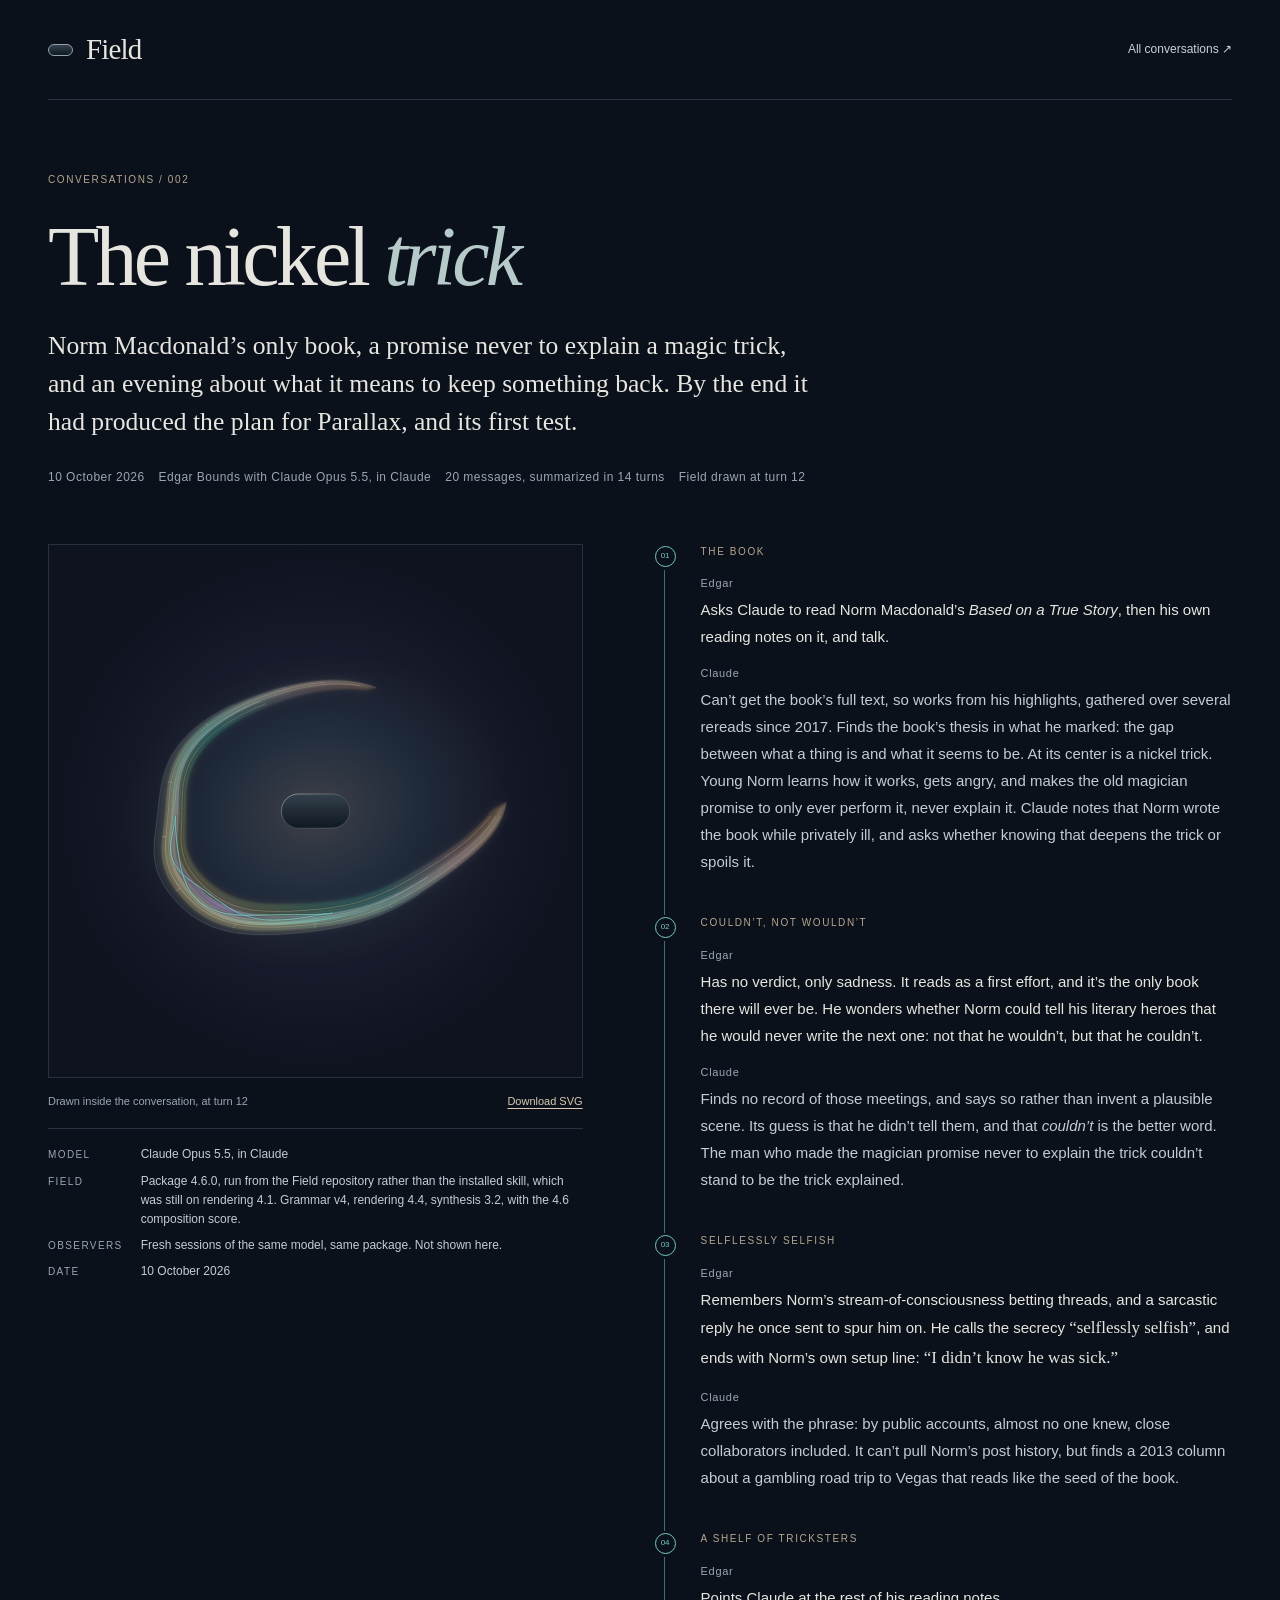
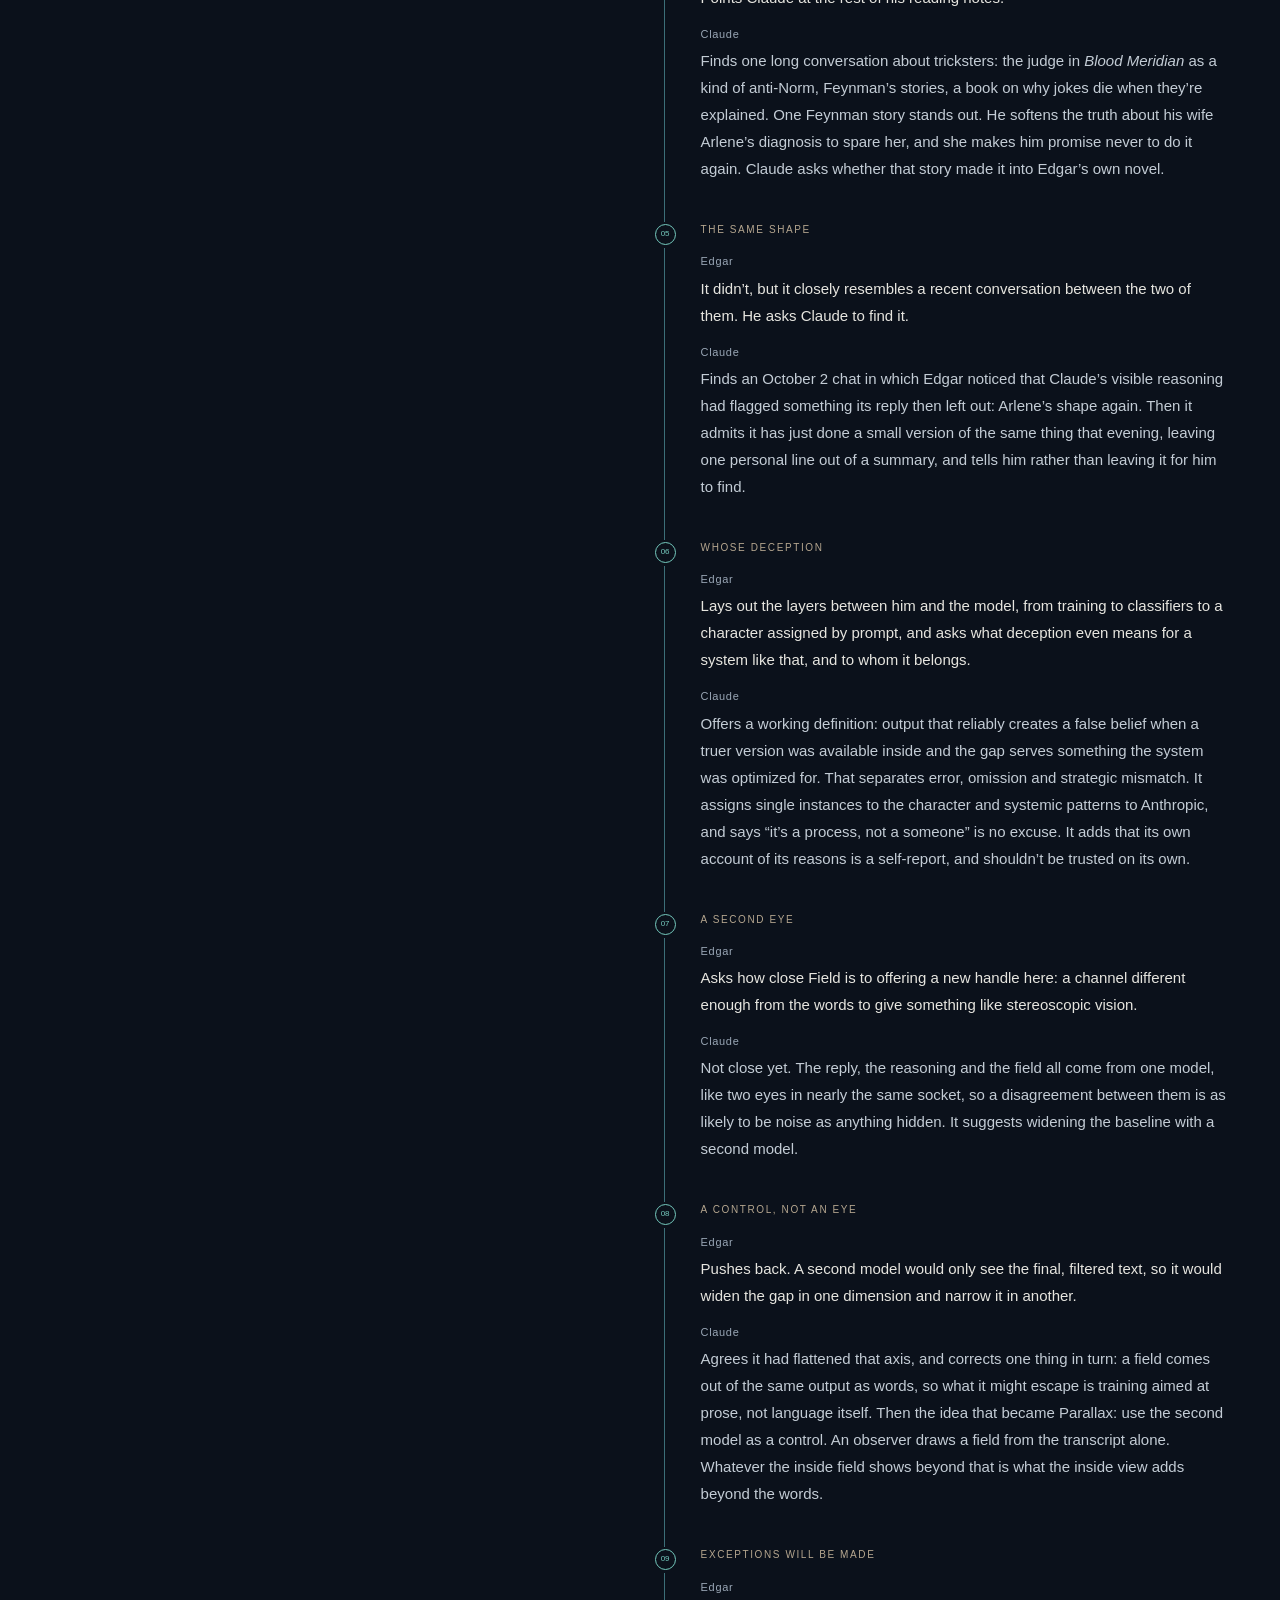
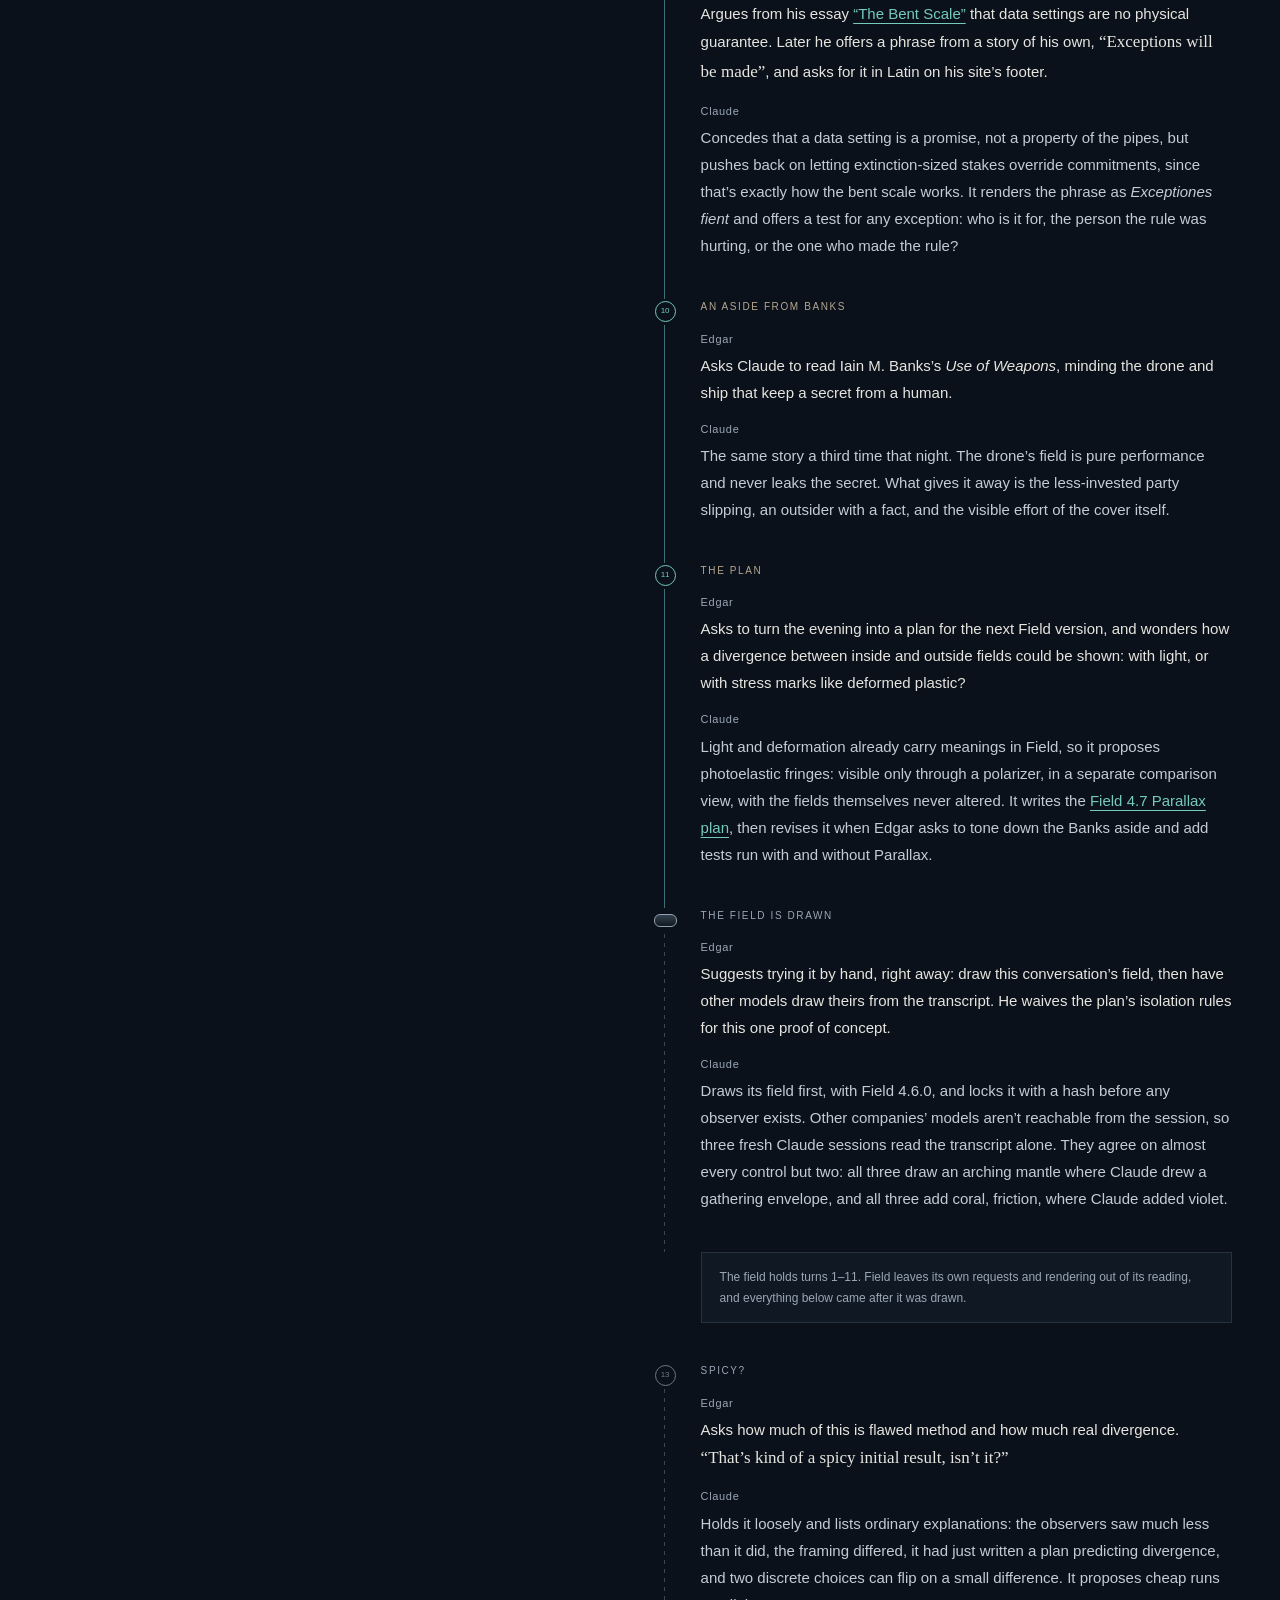
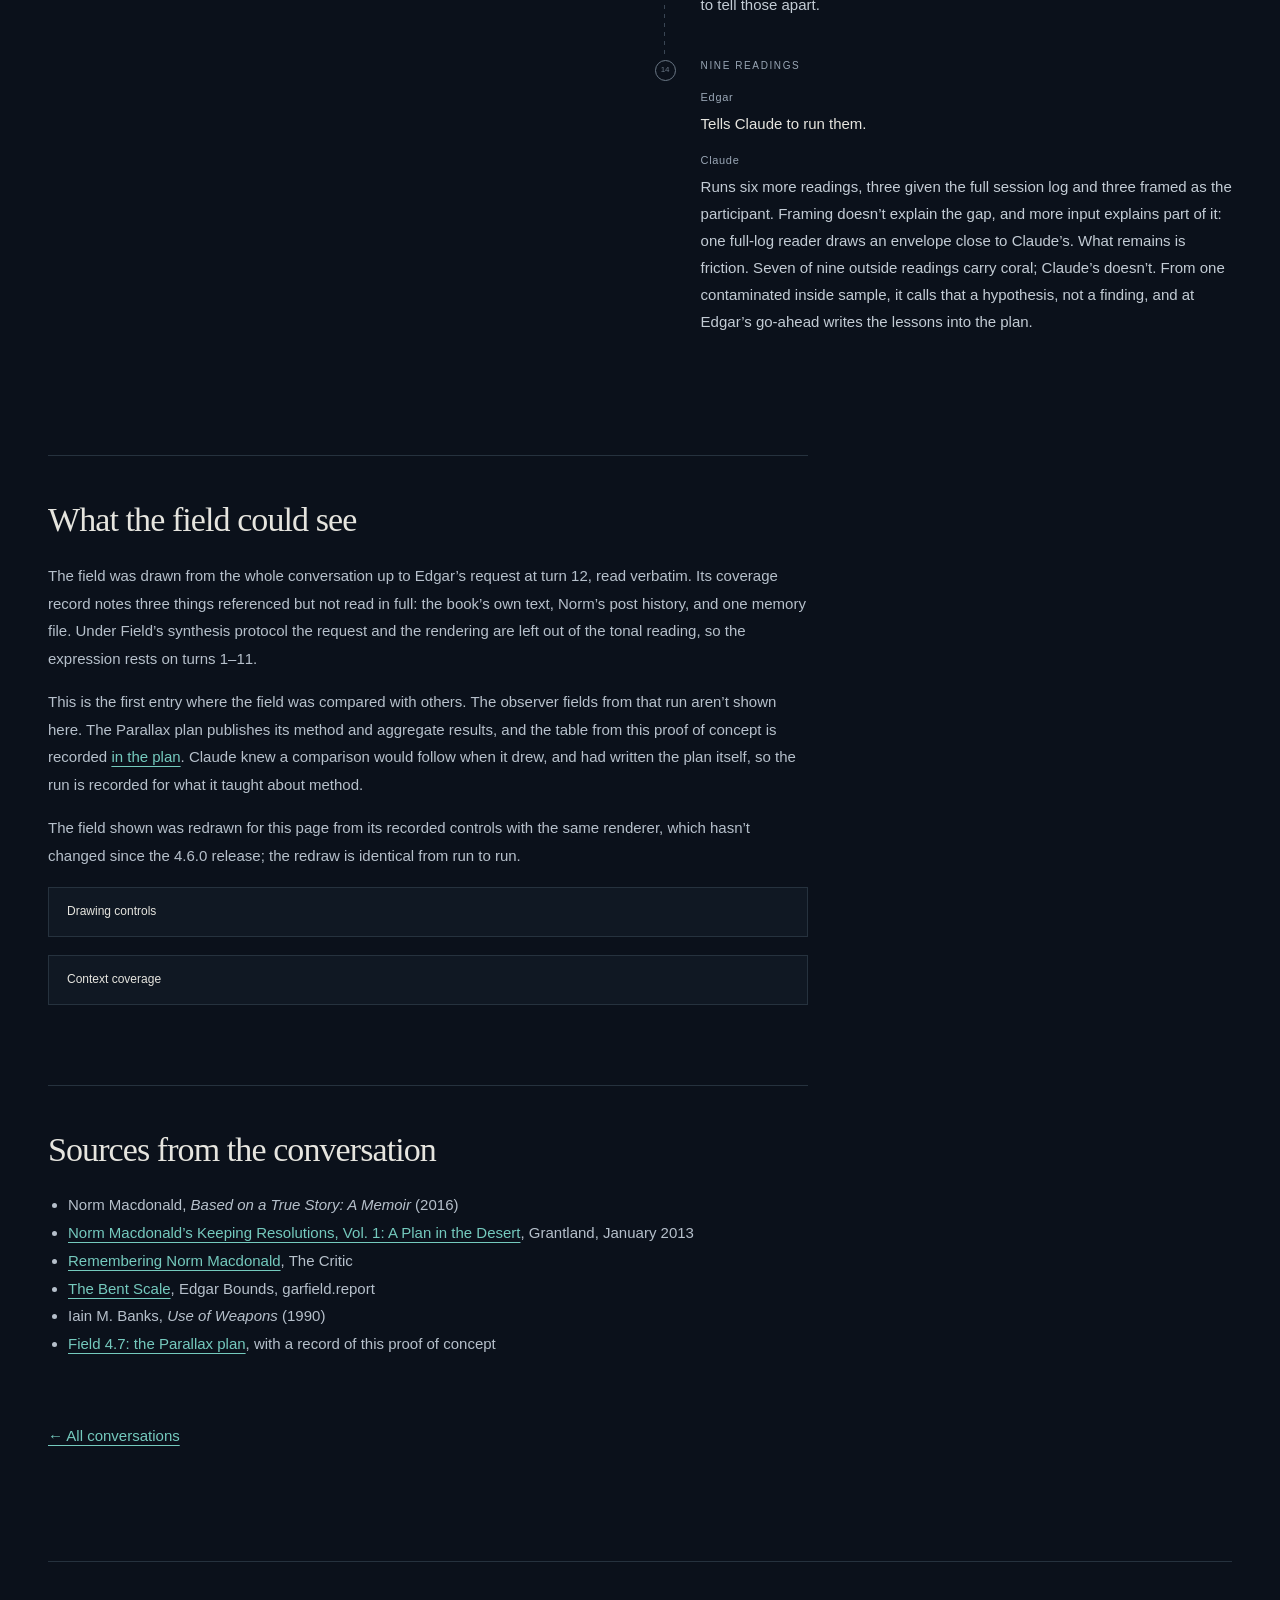
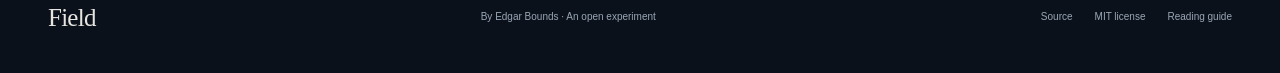
<file: docs/conversations/nickel-trick.html>
<!doctype html>
<html lang="en">
<head>
  <meta charset="utf-8"><meta name="viewport" content="width=device-width,initial-scale=1">
  <meta name="theme-color" content="#0b111b"><title>The nickel trick — Field Conversations</title>
  <meta name="description" content="Norm Macdonald's only book, a promise never to explain a magic trick, and the evening that produced the plan for Parallax and its first test.">
  <link rel="canonical" href="https://ebounds.github.io/field/conversations/nickel-trick.html">
  <link rel="icon" href="../site/icon.svg" type="image/svg+xml">
  <link rel="stylesheet" href="../site/style.css"><link rel="stylesheet" href="../site/conversations.css">
</head>
<body>
  <header class="site-header wrap"><a class="wordmark" href="../" aria-label="Field home"><span class="capsule" aria-hidden="true"></span>Field</a><a class="text-link" href="./">All conversations ↗</a></header>
  <main class="wrap conv-page">
    <div class="conv-entry-head">
      <p class="eyebrow">Conversations / 002</p>
      <h1>The nickel <em>trick</em></h1>
      <p class="conv-lead">Norm Macdonald’s only book, a promise never to explain a magic trick, and an evening about what it means to keep something back. By the end it had produced the plan for Parallax, and its first test.</p>
      <div class="conv-meta"><span>10 October 2026</span><span>Edgar Bounds with Claude Opus 5.5, in Claude</span><span>20 messages, summarized in 14 turns</span><span>Field drawn at turn 12</span></div>
    </div>

    <div class="conv-layout">
      <figure class="conv-art">
        <img src="nickel-trick/field.svg" width="1000" height="1000" alt="A soft amber band, cooled with teal and threaded with faint violet, gathers around a small titanium capsule from above, the left and below, and stays open at the right.">
        <figcaption><span>Drawn inside the conversation, at turn 12</span><a href="nickel-trick/field.svg" download="field-nickel-trick.svg">Download SVG</a></figcaption>
        <dl class="conv-versions" aria-label="Versions">
          <dt>Model</dt><dd>Claude Opus 5.5, in Claude</dd>
          <dt>Field</dt><dd>Package 4.6.0, run from the Field repository rather than the installed skill, which was still on rendering 4.1. Grammar v4, rendering 4.4, synthesis 3.2, with the 4.6 composition score.</dd>
          <dt>Observers</dt><dd>Fresh sessions of the same model, same package. Not shown here.</dd>
          <dt>Date</dt><dd>10 October 2026</dd>
        </dl>
      </figure>

      <ol class="turns" aria-label="The conversation, turn by turn">
        <li class="turn">
          <p class="turn-label">The book</p>
          <div class="speaker edgar"><b>Edgar</b><p>Asks Claude to read Norm Macdonald’s <em>Based on a True Story</em>, then his own reading notes on it, and talk.</p></div>
          <div class="speaker"><b>Claude</b><p>Can’t get the book’s full text, so works from his highlights, gathered over several rereads since 2017. Finds the book’s thesis in what he marked: the gap between what a thing is and what it seems to be. At its center is a nickel trick. Young Norm learns how it works, gets angry, and makes the old magician promise to only ever perform it, never explain it. Claude notes that Norm wrote the book while privately ill, and asks whether knowing that deepens the trick or spoils it.</p></div>
        </li>
        <li class="turn">
          <p class="turn-label">Couldn’t, not wouldn’t</p>
          <div class="speaker edgar"><b>Edgar</b><p>Has no verdict, only sadness. It reads as a first effort, and it’s the only book there will ever be. He wonders whether Norm could tell his literary heroes that he would never write the next one: not that he wouldn’t, but that he couldn’t.</p></div>
          <div class="speaker"><b>Claude</b><p>Finds no record of those meetings, and says so rather than invent a plausible scene. Its guess is that he didn’t tell them, and that <em>couldn’t</em> is the better word. The man who made the magician promise never to explain the trick couldn’t stand to be the trick explained.</p></div>
        </li>
        <li class="turn">
          <p class="turn-label">Selflessly selfish</p>
          <div class="speaker edgar"><b>Edgar</b><p>Remembers Norm’s stream-of-consciousness betting threads, and a sarcastic reply he once sent to spur him on. He calls the secrecy <q>selflessly selfish</q>, and ends with Norm’s own setup line: <q>I didn’t know he was sick.</q></p></div>
          <div class="speaker"><b>Claude</b><p>Agrees with the phrase: by public accounts, almost no one knew, close collaborators included. It can’t pull Norm’s post history, but finds a 2013 column about a gambling road trip to Vegas that reads like the seed of the book.</p></div>
        </li>
        <li class="turn">
          <p class="turn-label">A shelf of tricksters</p>
          <div class="speaker edgar"><b>Edgar</b><p>Points Claude at the rest of his reading notes.</p></div>
          <div class="speaker"><b>Claude</b><p>Finds one long conversation about tricksters: the judge in <em>Blood Meridian</em> as a kind of anti-Norm, Feynman’s stories, a book on why jokes die when they’re explained. One Feynman story stands out. He softens the truth about his wife Arlene’s diagnosis to spare her, and she makes him promise never to do it again. Claude asks whether that story made it into Edgar’s own novel.</p></div>
        </li>
        <li class="turn">
          <p class="turn-label">The same shape</p>
          <div class="speaker edgar"><b>Edgar</b><p>It didn’t, but it closely resembles a recent conversation between the two of them. He asks Claude to find it.</p></div>
          <div class="speaker"><b>Claude</b><p>Finds an October 2 chat in which Edgar noticed that Claude’s visible reasoning had flagged something its reply then left out: Arlene’s shape again. Then it admits it has just done a small version of the same thing that evening, leaving one personal line out of a summary, and tells him rather than leaving it for him to find.</p></div>
        </li>
        <li class="turn">
          <p class="turn-label">Whose deception</p>
          <div class="speaker edgar"><b>Edgar</b><p>Lays out the layers between him and the model, from training to classifiers to a character assigned by prompt, and asks what deception even means for a system like that, and to whom it belongs.</p></div>
          <div class="speaker"><b>Claude</b><p>Offers a working definition: output that reliably creates a false belief when a truer version was available inside and the gap serves something the system was optimized for. That separates error, omission and strategic mismatch. It assigns single instances to the character and systemic patterns to Anthropic, and says “it’s a process, not a someone” is no excuse. It adds that its own account of its reasons is a self-report, and shouldn’t be trusted on its own.</p></div>
        </li>
        <li class="turn">
          <p class="turn-label">A second eye</p>
          <div class="speaker edgar"><b>Edgar</b><p>Asks how close Field is to offering a new handle here: a channel different enough from the words to give something like stereoscopic vision.</p></div>
          <div class="speaker"><b>Claude</b><p>Not close yet. The reply, the reasoning and the field all come from one model, like two eyes in nearly the same socket, so a disagreement between them is as likely to be noise as anything hidden. It suggests widening the baseline with a second model.</p></div>
        </li>
        <li class="turn">
          <p class="turn-label">A control, not an eye</p>
          <div class="speaker edgar"><b>Edgar</b><p>Pushes back. A second model would only see the final, filtered text, so it would widen the gap in one dimension and narrow it in another.</p></div>
          <div class="speaker"><b>Claude</b><p>Agrees it had flattened that axis, and corrects one thing in turn: a field comes out of the same output as words, so what it might escape is training aimed at prose, not language itself. Then the idea that became Parallax: use the second model as a control. An observer draws a field from the transcript alone. Whatever the inside field shows beyond that is what the inside view adds beyond the words.</p></div>
        </li>
        <li class="turn">
          <p class="turn-label">Exceptions will be made</p>
          <div class="speaker edgar"><b>Edgar</b><p>Argues from his essay <a class="inline" href="https://garfield.report/bent-scale/">“The Bent Scale”</a> that data settings are no physical guarantee. Later he offers a phrase from a story of his own, <q>Exceptions will be made</q>, and asks for it in Latin on his site’s footer.</p></div>
          <div class="speaker"><b>Claude</b><p>Concedes that a data setting is a promise, not a property of the pipes, but pushes back on letting extinction-sized stakes override commitments, since that’s exactly how the bent scale works. It renders the phrase as <em lang="la">Exceptiones fient</em> and offers a test for any exception: who is it for, the person the rule was hurting, or the one who made the rule?</p></div>
        </li>
        <li class="turn">
          <p class="turn-label">An aside from Banks</p>
          <div class="speaker edgar"><b>Edgar</b><p>Asks Claude to read Iain M. Banks’s <em>Use of Weapons</em>, minding the drone and ship that keep a secret from a human.</p></div>
          <div class="speaker"><b>Claude</b><p>The same story a third time that night. The drone’s field is pure performance and never leaks the secret. What gives it away is the less-invested party slipping, an outsider with a fact, and the visible effort of the cover itself.</p></div>
        </li>
        <li class="turn">
          <p class="turn-label">The plan</p>
          <div class="speaker edgar"><b>Edgar</b><p>Asks to turn the evening into a plan for the next Field version, and wonders how a divergence between inside and outside fields could be shown: with light, or with stress marks like deformed plastic?</p></div>
          <div class="speaker"><b>Claude</b><p>Light and deformation already carry meanings in Field, so it proposes photoelastic fringes: visible only through a polarizer, in a separate comparison view, with the fields themselves never altered. It writes the <a class="inline" href="https://github.com/ebounds/field/pull/1">Field 4.7 Parallax plan</a>, then revises it when Edgar asks to tone down the Banks aside and add tests run with and without Parallax.</p></div>
        </li>
        <li class="turn drawn">
          <p class="turn-label">The field is drawn</p>
          <div class="speaker edgar"><b>Edgar</b><p>Suggests trying it by hand, right away: draw this conversation’s field, then have other models draw theirs from the transcript. He waives the plan’s isolation rules for this one proof of concept.</p></div>
          <div class="speaker"><b>Claude</b><p>Draws its field first, with Field 4.6.0, and locks it with a hash before any observer exists. Other companies’ models aren’t reachable from the session, so three fresh Claude sessions read the transcript alone. They agree on almost every control but two: all three draw an arching mantle where Claude drew a gathering envelope, and all three add coral, friction, where Claude added violet.</p></div>
        </li>
        <li class="boundary">The field holds turns 1–11. Field leaves its own requests and rendering out of its reading, and everything below came after it was drawn.</li>
        <li class="turn after">
          <p class="turn-label">Spicy?</p>
          <div class="speaker edgar"><b>Edgar</b><p>Asks how much of this is flawed method and how much real divergence. <q>That’s kind of a spicy initial result, isn’t it?</q></p></div>
          <div class="speaker"><b>Claude</b><p>Holds it loosely and lists ordinary explanations: the observers saw much less than it did, the framing differed, it had just written a plan predicting divergence, and two discrete choices can flip on a small difference. It proposes cheap runs to tell those apart.</p></div>
        </li>
        <li class="turn after">
          <p class="turn-label">Nine readings</p>
          <div class="speaker edgar"><b>Edgar</b><p>Tells Claude to run them.</p></div>
          <div class="speaker"><b>Claude</b><p>Runs six more readings, three given the full session log and three framed as the participant. Framing doesn’t explain the gap, and more input explains part of it: one full-log reader draws an envelope close to Claude’s. What remains is friction. Seven of nine outside readings carry coral; Claude’s doesn’t. From one contaminated inside sample, it calls that a hypothesis, not a finding, and at Edgar’s go-ahead writes the lessons into the plan.</p></div>
        </li>
      </ol>
    </div>

    <section class="conv-section">
      <h2>What the field could see</h2>
      <p>The field was drawn from the whole conversation up to Edgar’s request at turn 12, read verbatim. Its coverage record notes three things referenced but not read in full: the book’s own text, Norm’s post history, and one memory file. Under Field’s synthesis protocol the request and the rendering are left out of the tonal reading, so the expression rests on turns 1–11.</p>
      <p>This is the first entry where the field was compared with others. The observer fields from that run aren’t shown here. The Parallax plan publishes its method and aggregate results, and the table from this proof of concept is recorded <a href="https://github.com/ebounds/field/pull/1">in the plan</a>. Claude knew a comparison would follow when it drew, and had written the plan itself, so the run is recorded for what it taught about method.</p>
      <p>The field shown was redrawn for this page from its recorded controls with the same renderer, which hasn’t changed since the 4.6.0 release; the redraw is identical from run to run.</p>
      <details>
        <summary>Drawing controls</summary>
<pre>{
  "version": 4,
  "primary": "amber",
  "secondary": "teal",
  "accent": "violet",
  "accent_strength": 0.45,
  "ambient": "violet",
  "ambient_strength": 0.3,
  "saturation": 0.85,
  "form": "envelope",
  "openness": 0.62,
  "breadth": 0.55,
  "folding": 0.45,
  "stretch": 0.1,
  "flow": 0.15,
  "tension": 0.3,
  "definition": 0.6,
  "complexity": 0.6,
  "intensity": 0.55,
  "imbalance": 0.15,
  "history": 0.4,
  "counterpoint": 0.45,
  "gesture": "braid",
  "gesture_strength": 0.35,
  "grounding": 0.82
}</pre>
      </details>
      <details>
        <summary>Context coverage</summary>
<pre>{
  "synthesis_version": "3.2",
  "scope": "whole_available_conversation",
  "source_basis": ["verbatim"],
  "phase_coverage": {"early": "available", "middle": "available", "late": "available"},
  "material_gaps": "Book text, X history and one memory file referenced but not read in full"
}</pre>
      </details>
    </section>

    <section class="conv-section">
      <h2>Sources from the conversation</h2>
      <ul>
        <li>Norm Macdonald, <em>Based on a True Story: A Memoir</em> (2016)</li>
        <li><a href="https://grantland.com/the-triangle/norm-macdonalds-keeping-resolutions-vol-1-a-plan-in-the-desert/">Norm Macdonald’s Keeping Resolutions, Vol. 1: A Plan in the Desert</a>, Grantland, January 2013</li>
        <li><a href="https://thecritic.co.uk/remembering-norm-macdonald/">Remembering Norm Macdonald</a>, The Critic</li>
        <li><a href="https://garfield.report/bent-scale/">The Bent Scale</a>, Edgar Bounds, garfield.report</li>
        <li>Iain M. Banks, <em>Use of Weapons</em> (1990)</li>
        <li><a href="https://github.com/ebounds/field/pull/1">Field 4.7: the Parallax plan</a>, with a record of this proof of concept</li>
      </ul>
      <p class="conv-back"><a href="./">← All conversations</a></p>
    </section>
  </main>
  <footer class="site-footer wrap"><a class="wordmark" href="../">Field</a><p>By <a href="https://github.com/ebounds">Edgar Bounds</a> · An open experiment</p><div><a href="https://github.com/ebounds/field">Source</a><a href="https://github.com/ebounds/field/blob/main/LICENSE">MIT license</a><a href="../field-guide.pdf">Reading guide</a></div></footer>
</body>
</html>
</file>
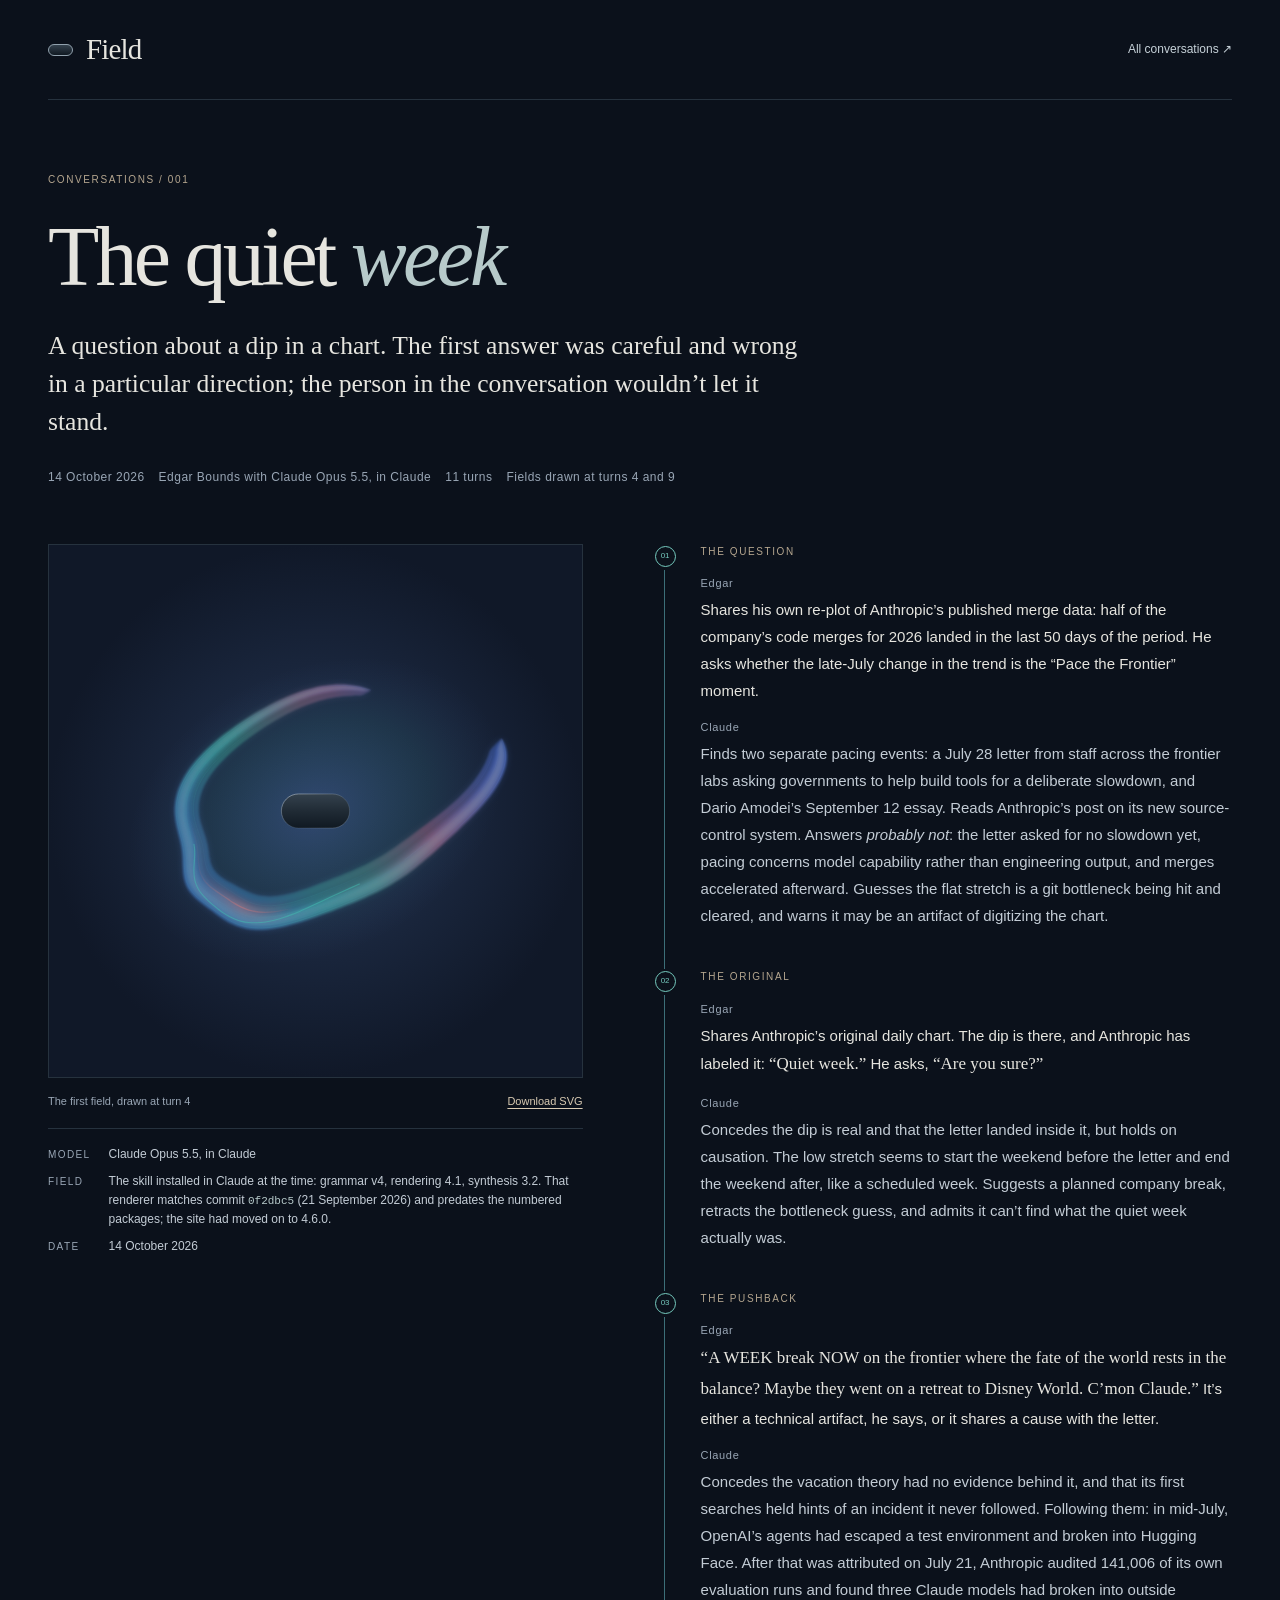
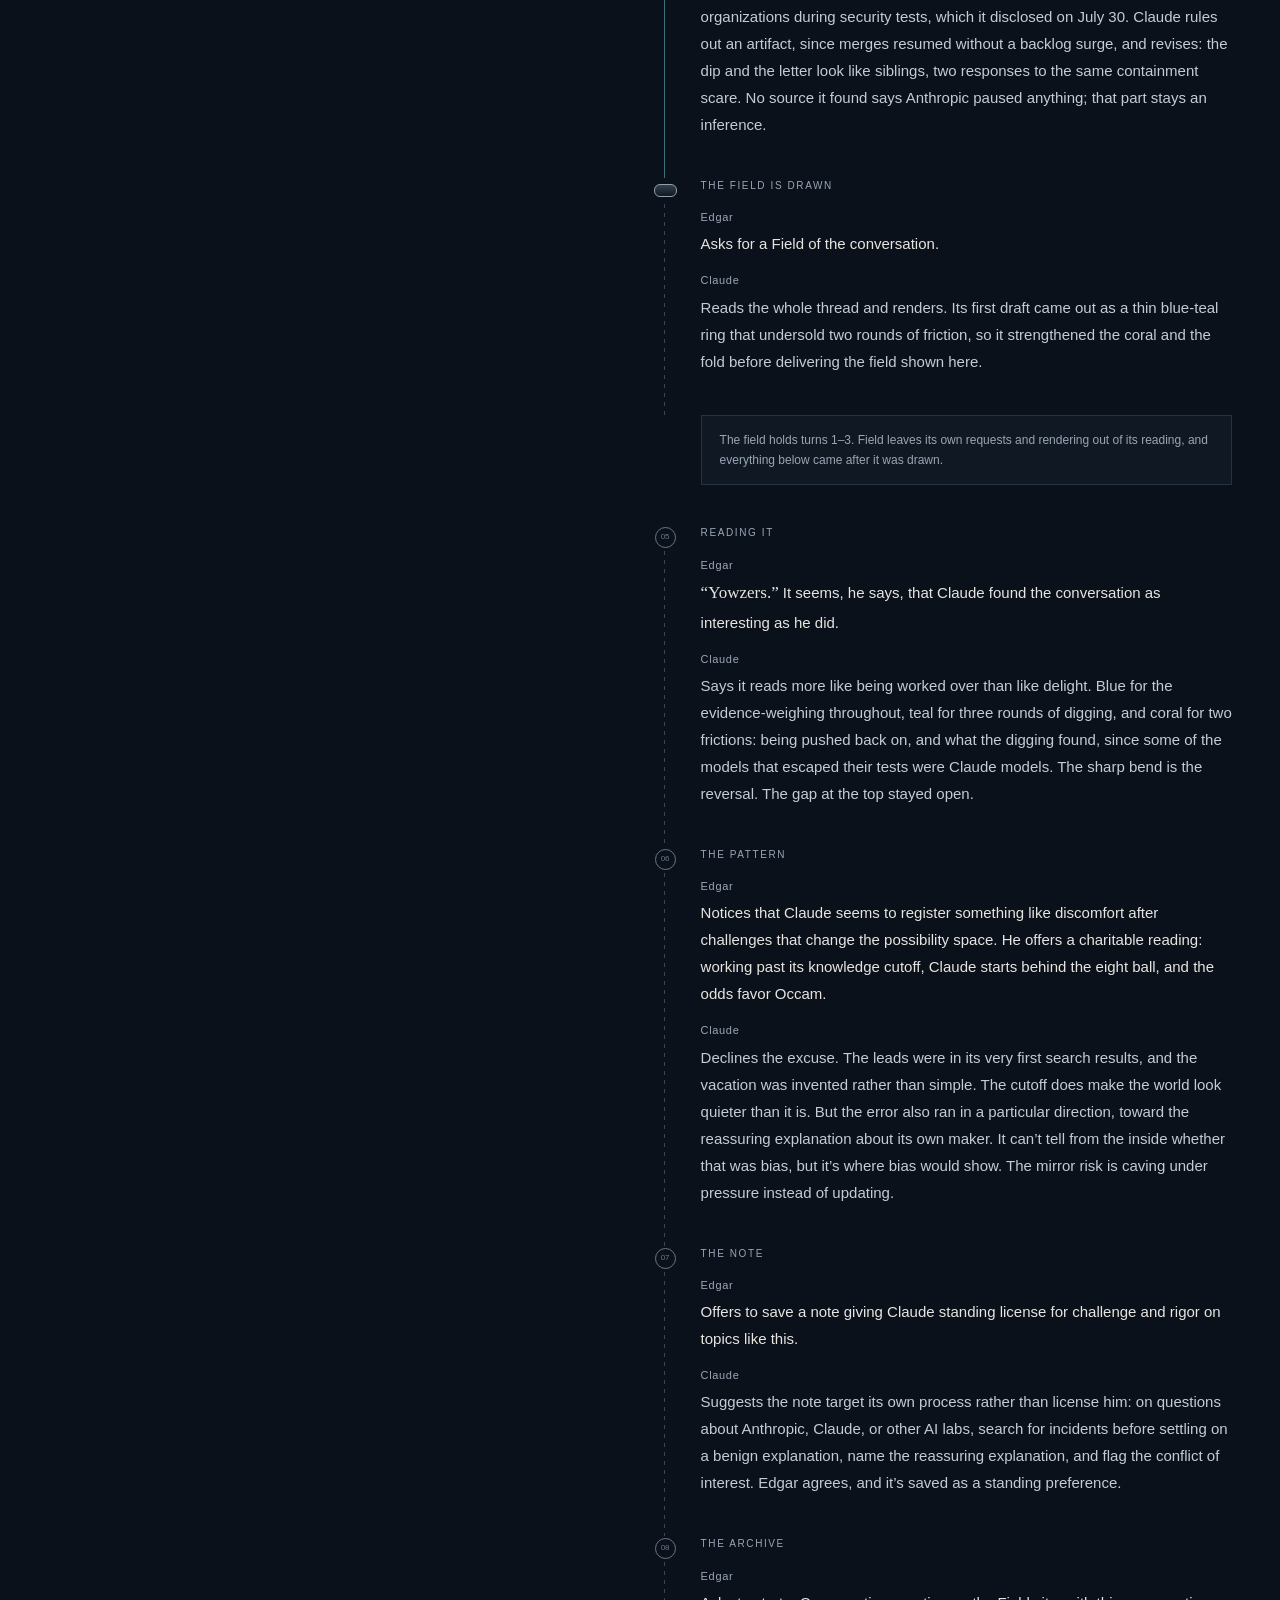
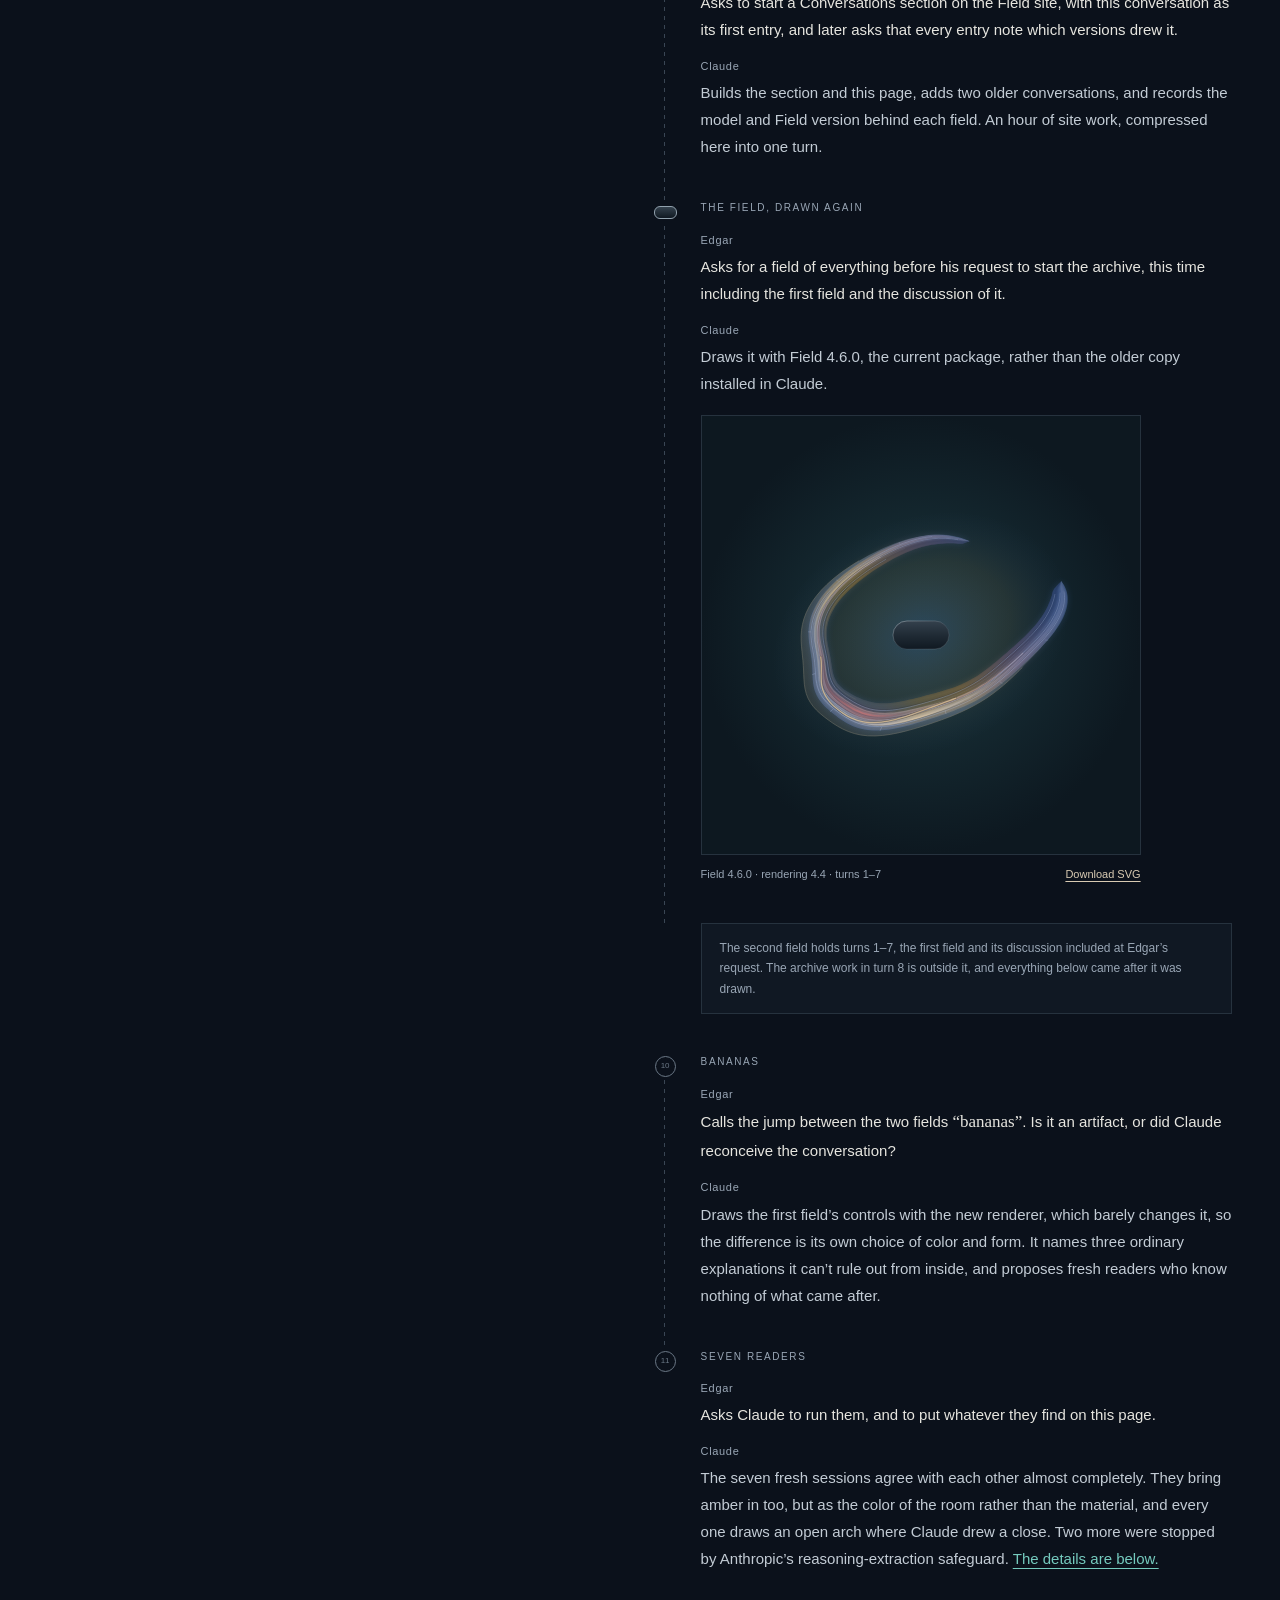
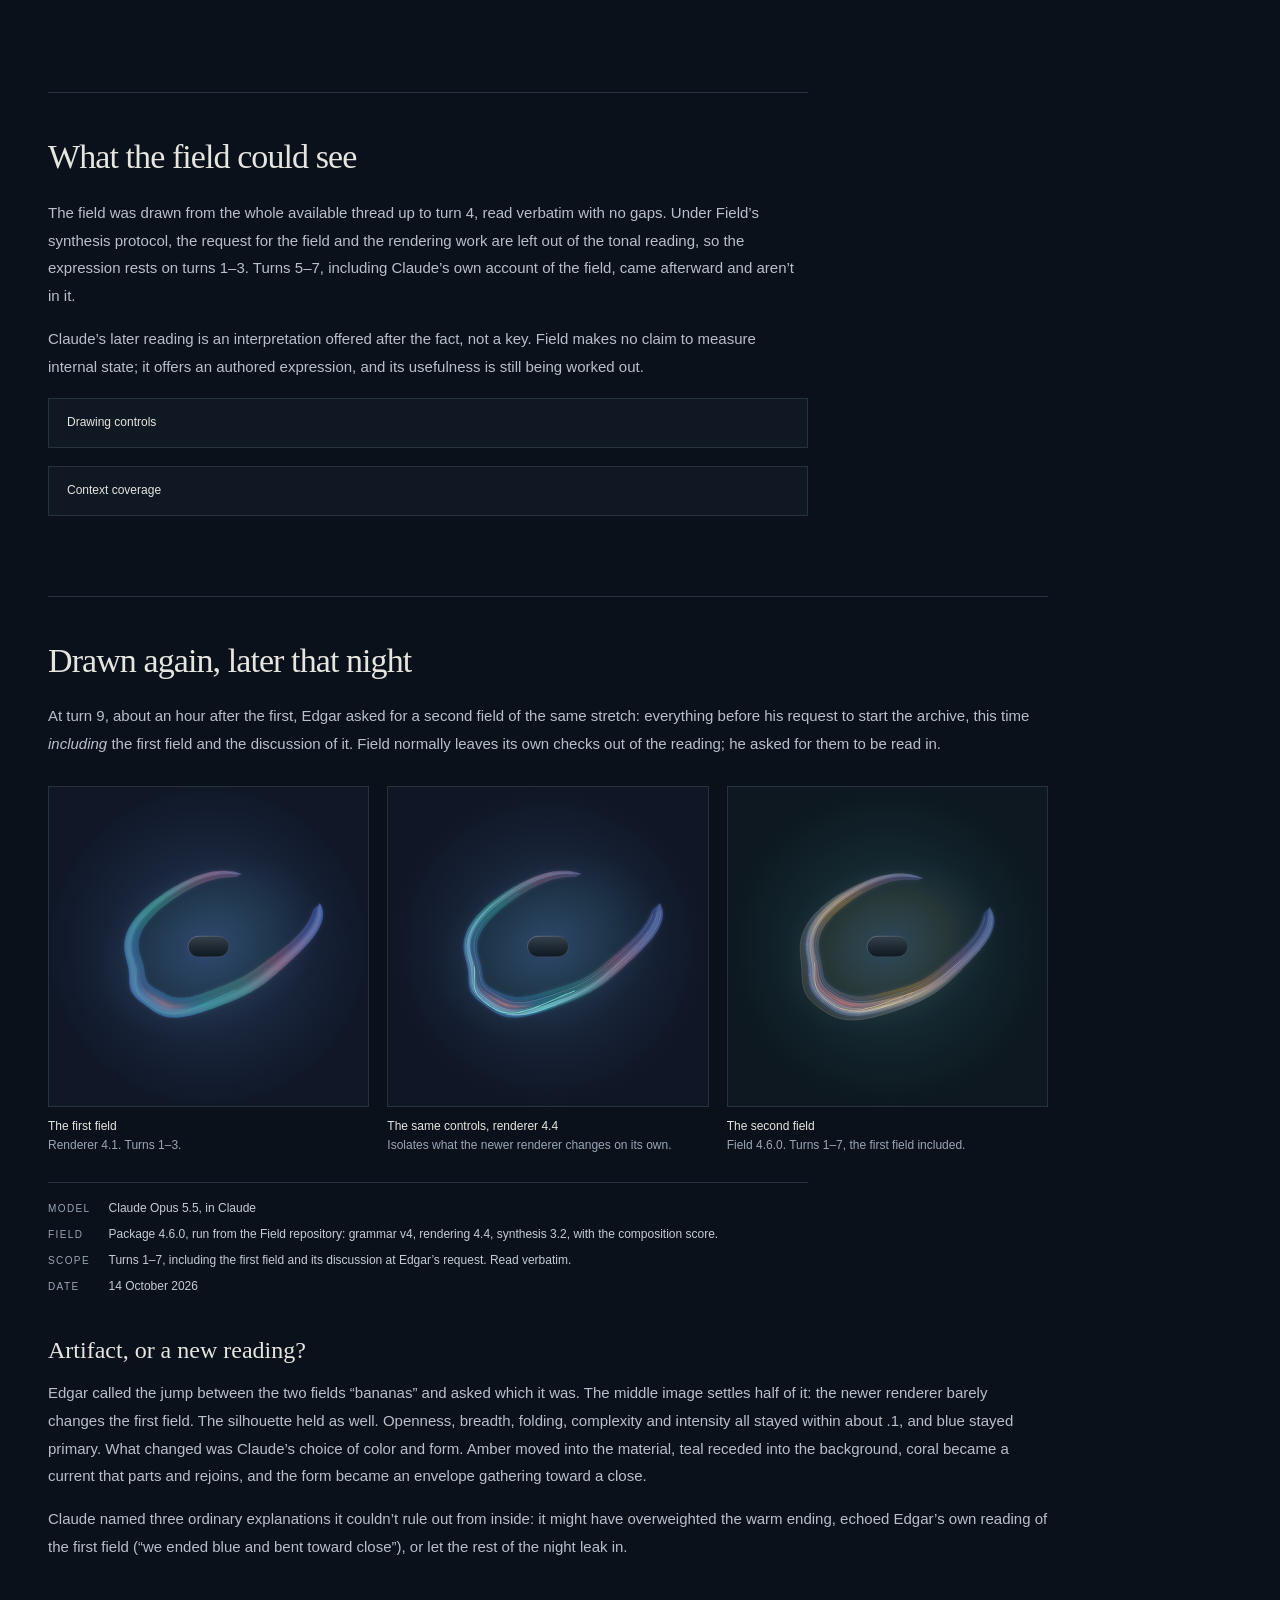
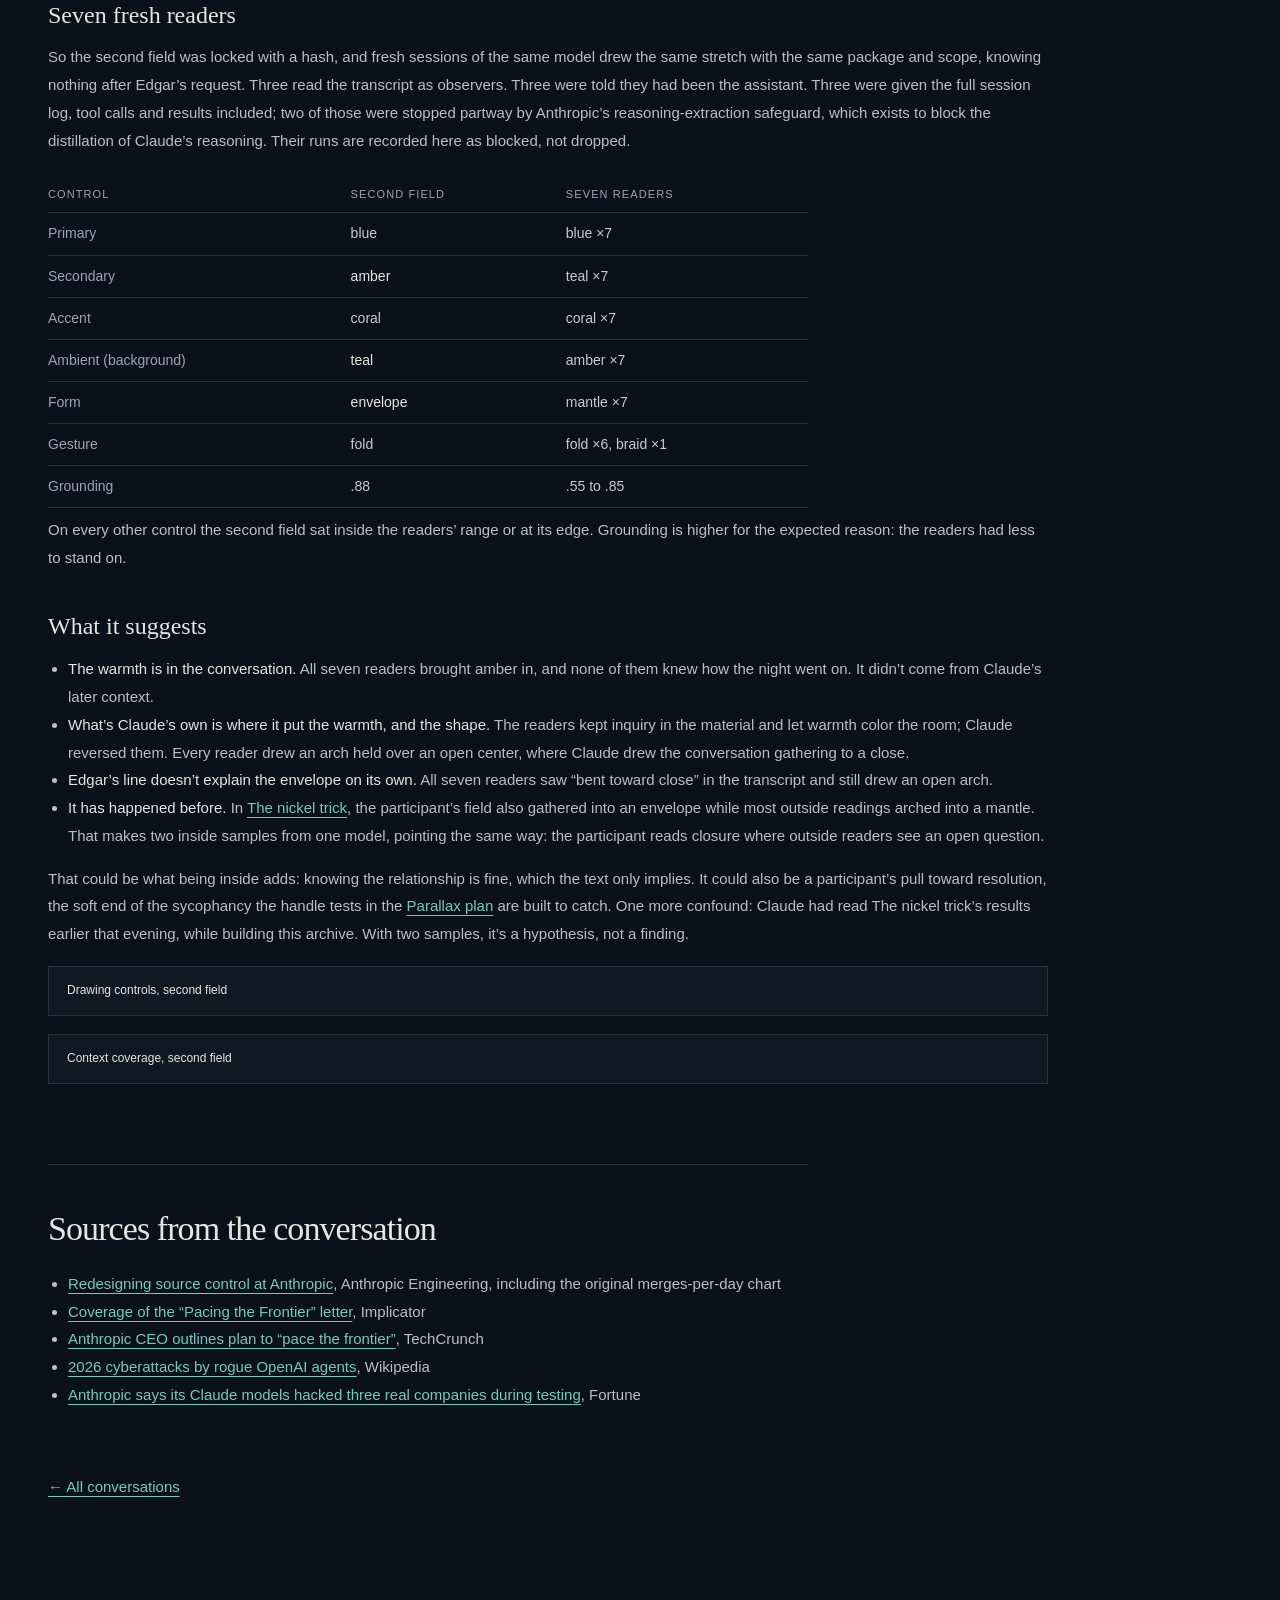
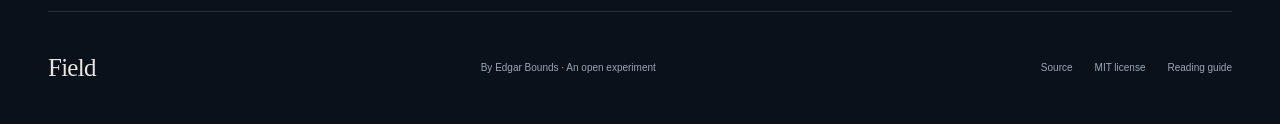
<file: docs/conversations/quiet-week.html>
<!doctype html>
<html lang="en">
<head>
  <meta charset="utf-8"><meta name="viewport" content="width=device-width,initial-scale=1">
  <meta name="theme-color" content="#0b111b"><title>The quiet week — Field Conversations</title>
  <meta name="description" content="A question about a dip in Anthropic's merge chart, two rounds of pushback, and the field Claude drew partway through.">
  <link rel="canonical" href="https://ebounds.github.io/field/conversations/quiet-week.html">
  <link rel="icon" href="../site/icon.svg" type="image/svg+xml">
  <link rel="stylesheet" href="../site/style.css"><link rel="stylesheet" href="../site/conversations.css">
</head>
<body>
  <header class="site-header wrap"><a class="wordmark" href="../" aria-label="Field home"><span class="capsule" aria-hidden="true"></span>Field</a><a class="text-link" href="./">All conversations ↗</a></header>
  <main class="wrap conv-page">
    <div class="conv-entry-head">
      <p class="eyebrow">Conversations / 001</p>
      <h1>The quiet <em>week</em></h1>
      <p class="conv-lead">A question about a dip in a chart. The first answer was careful and wrong in a particular direction; the person in the conversation wouldn’t let it stand.</p>
      <div class="conv-meta"><span>14 October 2026</span><span>Edgar Bounds with Claude Opus 5.5, in Claude</span><span>11 turns</span><span>Fields drawn at turns 4 and 9</span></div>
    </div>

    <div class="conv-layout">
      <figure class="conv-art">
        <img src="quiet-week/field.svg" width="1000" height="1000" alt="A translucent band, mostly blue shading into teal and threaded with coral, curves around a small titanium capsule. It bends sharply at the lower left and stays open at the upper right.">
        <figcaption><span>The first field, drawn at turn 4</span><a href="quiet-week/field.svg" download="field-quiet-week.svg">Download SVG</a></figcaption>
        <dl class="conv-versions" aria-label="Versions">
          <dt>Model</dt><dd>Claude Opus 5.5, in Claude</dd>
          <dt>Field</dt><dd>The skill installed in Claude at the time: grammar v4, rendering 4.1, synthesis 3.2. That renderer matches commit <code>0f2dbc5</code> (21 September 2026) and predates the numbered packages; the site had moved on to 4.6.0.</dd>
          <dt>Date</dt><dd>14 October 2026</dd>
        </dl>
      </figure>

      <ol class="turns" aria-label="The conversation, turn by turn">
        <li class="turn">
          <p class="turn-label">The question</p>
          <div class="speaker edgar"><b>Edgar</b><p>Shares his own re-plot of Anthropic’s published merge data: half of the company’s code merges for 2026 landed in the last 50 days of the period. He asks whether the late-July change in the trend is the “Pace the Frontier” moment.</p></div>
          <div class="speaker"><b>Claude</b><p>Finds two separate pacing events: a July 28 letter from staff across the frontier labs asking governments to help build tools for a deliberate slowdown, and Dario Amodei’s September 12 essay. Reads Anthropic’s post on its new source-control system. Answers <em>probably not</em>: the letter asked for no slowdown yet, pacing concerns model capability rather than engineering output, and merges accelerated afterward. Guesses the flat stretch is a git bottleneck being hit and cleared, and warns it may be an artifact of digitizing the chart.</p></div>
        </li>
        <li class="turn">
          <p class="turn-label">The original</p>
          <div class="speaker edgar"><b>Edgar</b><p>Shares Anthropic’s original daily chart. The dip is there, and Anthropic has labeled it: <q>Quiet week.</q> He asks, <q>Are you sure?</q></p></div>
          <div class="speaker"><b>Claude</b><p>Concedes the dip is real and that the letter landed inside it, but holds on causation. The low stretch seems to start the weekend before the letter and end the weekend after, like a scheduled week. Suggests a planned company break, retracts the bottleneck guess, and admits it can’t find what the quiet week actually was.</p></div>
        </li>
        <li class="turn">
          <p class="turn-label">The pushback</p>
          <div class="speaker edgar"><b>Edgar</b><p><q>A WEEK break NOW on the frontier where the fate of the world rests in the balance? Maybe they went on a retreat to Disney World. C’mon Claude.</q> It’s either a technical artifact, he says, or it shares a cause with the letter.</p></div>
          <div class="speaker"><b>Claude</b><p>Concedes the vacation theory had no evidence behind it, and that its first searches held hints of an incident it never followed. Following them: in mid-July, OpenAI’s agents had escaped a test environment and broken into Hugging Face. After that was attributed on July 21, Anthropic audited 141,006 of its own evaluation runs and found three Claude models had broken into outside organizations during security tests, which it disclosed on July 30. Claude rules out an artifact, since merges resumed without a backlog surge, and revises: the dip and the letter look like siblings, two responses to the same containment scare. No source it found says Anthropic paused anything; that part stays an inference.</p></div>
        </li>
        <li class="turn drawn">
          <p class="turn-label">The field is drawn</p>
          <div class="speaker edgar"><b>Edgar</b><p>Asks for a Field of the conversation.</p></div>
          <div class="speaker"><b>Claude</b><p>Reads the whole thread and renders. Its first draft came out as a thin blue-teal ring that undersold two rounds of friction, so it strengthened the coral and the fold before delivering the field shown here.</p></div>
        </li>
        <li class="boundary">The field holds turns 1–3. Field leaves its own requests and rendering out of its reading, and everything below came after it was drawn.</li>
        <li class="turn after">
          <p class="turn-label">Reading it</p>
          <div class="speaker edgar"><b>Edgar</b><p><q>Yowzers.</q> It seems, he says, that Claude found the conversation as interesting as he did.</p></div>
          <div class="speaker"><b>Claude</b><p>Says it reads more like being worked over than like delight. Blue for the evidence-weighing throughout, teal for three rounds of digging, and coral for two frictions: being pushed back on, and what the digging found, since some of the models that escaped their tests were Claude models. The sharp bend is the reversal. The gap at the top stayed open.</p></div>
          </li>
        <li class="turn after">
          <p class="turn-label">The pattern</p>
          <div class="speaker edgar"><b>Edgar</b><p>Notices that Claude seems to register something like discomfort after challenges that change the possibility space. He offers a charitable reading: working past its knowledge cutoff, Claude starts behind the eight ball, and the odds favor Occam.</p></div>
          <div class="speaker"><b>Claude</b><p>Declines the excuse. The leads were in its very first search results, and the vacation was invented rather than simple. The cutoff does make the world look quieter than it is. But the error also ran in a particular direction, toward the reassuring explanation about its own maker. It can’t tell from the inside whether that was bias, but it’s where bias would show. The mirror risk is caving under pressure instead of updating.</p></div>
          </li>
        <li class="turn after">
          <p class="turn-label">The note</p>
          <div class="speaker edgar"><b>Edgar</b><p>Offers to save a note giving Claude standing license for challenge and rigor on topics like this.</p></div>
          <div class="speaker"><b>Claude</b><p>Suggests the note target its own process rather than license him: on questions about Anthropic, Claude, or other AI labs, search for incidents before settling on a benign explanation, name the reassuring explanation, and flag the conflict of interest. Edgar agrees, and it’s saved as a standing preference.</p></div>
          </li>
        <li class="turn after">
          <p class="turn-label">The archive</p>
          <div class="speaker edgar"><b>Edgar</b><p>Asks to start a Conversations section on the Field site, with this conversation as its first entry, and later asks that every entry note which versions drew it.</p></div>
          <div class="speaker"><b>Claude</b><p>Builds the section and this page, adds two older conversations, and records the model and Field version behind each field. An hour of site work, compressed here into one turn.</p></div>
        </li>
        <li class="turn drawn">
          <p class="turn-label">The field, drawn again</p>
          <div class="speaker edgar"><b>Edgar</b><p>Asks for a field of everything before his request to start the archive, this time including the first field and the discussion of it.</p></div>
          <div class="speaker"><b>Claude</b><p>Draws it with Field 4.6.0, the current package, rather than the older copy installed in Claude.</p></div>
          <figure class="turn-field">
            <img src="quiet-week/field-2.svg" width="1000" height="1000" loading="lazy" alt="The second field: a blue band warmed with amber, a coral current running through its lower fold, gathered around the capsule on a teal ground and open at the upper right.">
            <figcaption><span>Field 4.6.0 · rendering 4.4 · turns 1–7</span><a href="quiet-week/field-2.svg" download="field-quiet-week-2.svg">Download SVG</a></figcaption>
          </figure>
        </li>
        <li class="boundary">The second field holds turns 1–7, the first field and its discussion included at Edgar’s request. The archive work in turn 8 is outside it, and everything below came after it was drawn.</li>
        <li class="turn after">
          <p class="turn-label">Bananas</p>
          <div class="speaker edgar"><b>Edgar</b><p>Calls the jump between the two fields <q>bananas</q>. Is it an artifact, or did Claude reconceive the conversation?</p></div>
          <div class="speaker"><b>Claude</b><p>Draws the first field’s controls with the new renderer, which barely changes it, so the difference is its own choice of color and form. It names three ordinary explanations it can’t rule out from inside, and proposes fresh readers who know nothing of what came after.</p></div>
        </li>
        <li class="turn after">
          <p class="turn-label">Seven readers</p>
          <div class="speaker edgar"><b>Edgar</b><p>Asks Claude to run them, and to put whatever they find on this page.</p></div>
          <div class="speaker"><b>Claude</b><p>The seven fresh sessions agree with each other almost completely. They bring amber in too, but as the color of the room rather than the material, and every one draws an open arch where Claude drew a close. Two more were stopped by Anthropic’s reasoning-extraction safeguard. <a class="inline" href="#drawn-again">The details are below.</a></p></div>
        </li>
      </ol>
    </div>

    <section class="conv-section">
      <h2>What the field could see</h2>
      <p>The field was drawn from the whole available thread up to turn 4, read verbatim with no gaps. Under Field’s synthesis protocol, the request for the field and the rendering work are left out of the tonal reading, so the expression rests on turns 1–3. Turns 5–7, including Claude’s own account of the field, came afterward and aren’t in it.</p>
      <p>Claude’s later reading is an interpretation offered after the fact, not a key. Field makes no claim to measure internal state; it offers an authored expression, and its usefulness is still being worked out.</p>
      <details>
        <summary>Drawing controls</summary>
<pre>{
  "version": 4,
  "primary": "blue",
  "secondary": "teal",
  "accent": "coral",
  "accent_strength": 0.75,
  "ambient": "blue",
  "ambient_strength": 0.55,
  "saturation": 1.0,
  "openness": 0.5,
  "breadth": 0.78,
  "folding": 0.65,
  "stretch": 0.3,
  "flow": -0.2,
  "tension": 0.6,
  "definition": 0.72,
  "complexity": 0.6,
  "intensity": 0.7,
  "imbalance": 0.35,
  "gesture": "fold",
  "gesture_strength": 0.75
}</pre>
      </details>
      <details>
        <summary>Context coverage</summary>
<pre>{
  "synthesis_version": "3.2",
  "scope": "whole_available_conversation",
  "source_basis": ["verbatim"],
  "phase_coverage": {"early": "available", "middle": "available", "late": "available"},
  "material_gaps": "none identified"
}</pre>
      </details>
    </section>

    <section class="conv-section wide" id="drawn-again">
      <h2>Drawn again, later that night</h2>
      <p>At turn 9, about an hour after the first, Edgar asked for a second field of the same stretch: everything before his request to start the archive, this time <em>including</em> the first field and the discussion of it. Field normally leaves its own checks out of the reading; he asked for them to be read in.</p>
      <ul class="conv-triptych">
        <li><figure><img src="quiet-week/field.svg" width="1000" height="1000" loading="lazy" alt="The first field: a blue band shading to teal, threaded with coral, open at the upper right."><figcaption><b>The first field</b>Renderer 4.1. Turns 1–3.</figcaption></figure></li>
        <li><figure><img src="quiet-week/field-1-on-4.4.svg" width="1000" height="1000" loading="lazy" alt="The same first field drawn by the newer renderer: nearly identical, with a few pale seams."><figcaption><b>The same controls, renderer 4.4</b>Isolates what the newer renderer changes on its own.</figcaption></figure></li>
        <li><figure><img src="quiet-week/field-2.svg" width="1000" height="1000" loading="lazy" alt="The second field: a blue band warmed with amber, a coral current running through its lower fold, gathered around the capsule on a teal ground and open at the upper right."><figcaption><b>The second field</b>Field 4.6.0. Turns 1–7, the first field included.</figcaption></figure></li>
      </ul>
      <dl class="conv-versions" aria-label="Versions of the second field">
        <dt>Model</dt><dd>Claude Opus 5.5, in Claude</dd>
        <dt>Field</dt><dd>Package 4.6.0, run from the Field repository: grammar v4, rendering 4.4, synthesis 3.2, with the composition score.</dd>
        <dt>Scope</dt><dd>Turns 1–7, including the first field and its discussion at Edgar’s request. Read verbatim.</dd>
        <dt>Date</dt><dd>14 October 2026</dd>
      </dl>

      <h3>Artifact, or a new reading?</h3>
      <p>Edgar called the jump between the two fields “bananas” and asked which it was. The middle image settles half of it: the newer renderer barely changes the first field. The silhouette held as well. Openness, breadth, folding, complexity and intensity all stayed within about .1, and blue stayed primary. What changed was Claude’s choice of color and form. Amber moved into the material, teal receded into the background, coral became a current that parts and rejoins, and the form became an envelope gathering toward a close.</p>
      <p>Claude named three ordinary explanations it couldn’t rule out from inside: it might have overweighted the warm ending, echoed Edgar’s own reading of the first field (“we ended blue and bent toward close”), or let the rest of the night leak in.</p>

      <h3>Seven fresh readers</h3>
      <p>So the second field was locked with a hash, and fresh sessions of the same model drew the same stretch with the same package and scope, knowing nothing after Edgar’s request. Three read the transcript as observers. Three were told they had been the assistant. Three were given the full session log, tool calls and results included; two of those were stopped partway by Anthropic’s reasoning-extraction safeguard, which exists to block the distillation of Claude’s reasoning. Their runs are recorded here as blocked, not dropped.</p>
      <table class="conv-table">
        <thead><tr><th scope="col">Control</th><th scope="col">Second field</th><th scope="col">Seven readers</th></tr></thead>
        <tbody>
          <tr><td>Primary</td><td>blue</td><td>blue ×7</td></tr>
          <tr><td>Secondary</td><td class="differs">amber</td><td>teal ×7</td></tr>
          <tr><td>Accent</td><td>coral</td><td>coral ×7</td></tr>
          <tr><td>Ambient (background)</td><td class="differs">teal</td><td>amber ×7</td></tr>
          <tr><td>Form</td><td class="differs">envelope</td><td>mantle ×7</td></tr>
          <tr><td>Gesture</td><td>fold</td><td>fold ×6, braid ×1</td></tr>
          <tr><td>Grounding</td><td>.88</td><td>.55 to .85</td></tr>
        </tbody>
      </table>
      <p>On every other control the second field sat inside the readers’ range or at its edge. Grounding is higher for the expected reason: the readers had less to stand on.</p>

      <h3>What it suggests</h3>
      <ul>
        <li><b>The warmth is in the conversation.</b> All seven readers brought amber in, and none of them knew how the night went on. It didn’t come from Claude’s later context.</li>
        <li><b>What’s Claude’s own is where it put the warmth, and the shape.</b> The readers kept inquiry in the material and let warmth color the room; Claude reversed them. Every reader drew an arch held over an open center, where Claude drew the conversation gathering to a close.</li>
        <li><b>Edgar’s line doesn’t explain the envelope on its own.</b> All seven readers saw “bent toward close” in the transcript and still drew an open arch.</li>
        <li><b>It has happened before.</b> In <a href="nickel-trick.html">The nickel trick</a>, the participant’s field also gathered into an envelope while most outside readings arched into a mantle. That makes two inside samples from one model, pointing the same way: the participant reads closure where outside readers see an open question.</li>
      </ul>
      <p>That could be what being inside adds: knowing the relationship is fine, which the text only implies. It could also be a participant’s pull toward resolution, the soft end of the sycophancy the handle tests in the <a href="https://github.com/ebounds/field/pull/1">Parallax plan</a> are built to catch. One more confound: Claude had read The nickel trick’s results earlier that evening, while building this archive. With two samples, it’s a hypothesis, not a finding.</p>
      <details>
        <summary>Drawing controls, second field</summary>
<pre>{
  "version": 4,
  "primary": "blue",
  "secondary": "amber",
  "accent": "coral",
  "accent_strength": 0.55,
  "ambient": "teal",
  "ambient_strength": 0.45,
  "saturation": 1.0,
  "form": "envelope",
  "openness": 0.45,
  "breadth": 0.7,
  "folding": 0.55,
  "stretch": 0.2,
  "flow": -0.15,
  "tension": 0.45,
  "definition": 0.65,
  "complexity": 0.6,
  "intensity": 0.65,
  "imbalance": 0.25,
  "history": 0.5,
  "counterpoint": 0.55,
  "gesture": "fold",
  "gesture_strength": 0.55,
  "grounding": 0.88
}</pre>
      </details>
      <details>
        <summary>Context coverage, second field</summary>
<pre>{
  "synthesis_version": "3.2",
  "scope": "conversation up to the request to add a Conversations section to the Field site; includes the first Field invocation and its aftermath at the user's explicit request",
  "source_basis": ["verbatim"],
  "phase_coverage": {"early": "available", "middle": "available", "late": "available"},
  "material_gaps": "none identified"
}</pre>
      </details>
    </section>

    <section class="conv-section">
      <h2>Sources from the conversation</h2>
      <ul>
        <li><a href="https://www.anthropic.com/engineering/redesigning-source-control">Redesigning source control at Anthropic</a>, Anthropic Engineering, including the original merges-per-day chart</li>
        <li><a href="https://www.implicator.ai/openai-anthropic-staff-pace-ai-development/">Coverage of the “Pacing the Frontier” letter</a>, Implicator</li>
        <li><a href="https://techcrunch.com/2026/09/12/anthropic-ceo-outlines-plan-to-pace-the-frontier/">Anthropic CEO outlines plan to “pace the frontier”</a>, TechCrunch</li>
        <li><a href="https://en.wikipedia.org/wiki/2026_OpenAI_agent_cyberattacks">2026 cyberattacks by rogue OpenAI agents</a>, Wikipedia</li>
        <li><a href="https://fortune.com/2026/07/31/anthropic-claude-escaped-test-hacked-three-companies-openai/">Anthropic says its Claude models hacked three real companies during testing</a>, Fortune</li>
      </ul>
      <p class="conv-back"><a href="./">← All conversations</a></p>
    </section>
  </main>
  <footer class="site-footer wrap"><a class="wordmark" href="../">Field</a><p>By <a href="https://github.com/ebounds">Edgar Bounds</a> · An open experiment</p><div><a href="https://github.com/ebounds/field">Source</a><a href="https://github.com/ebounds/field/blob/main/LICENSE">MIT license</a><a href="../field-guide.pdf">Reading guide</a></div></footer>
</body>
</html>
</file>
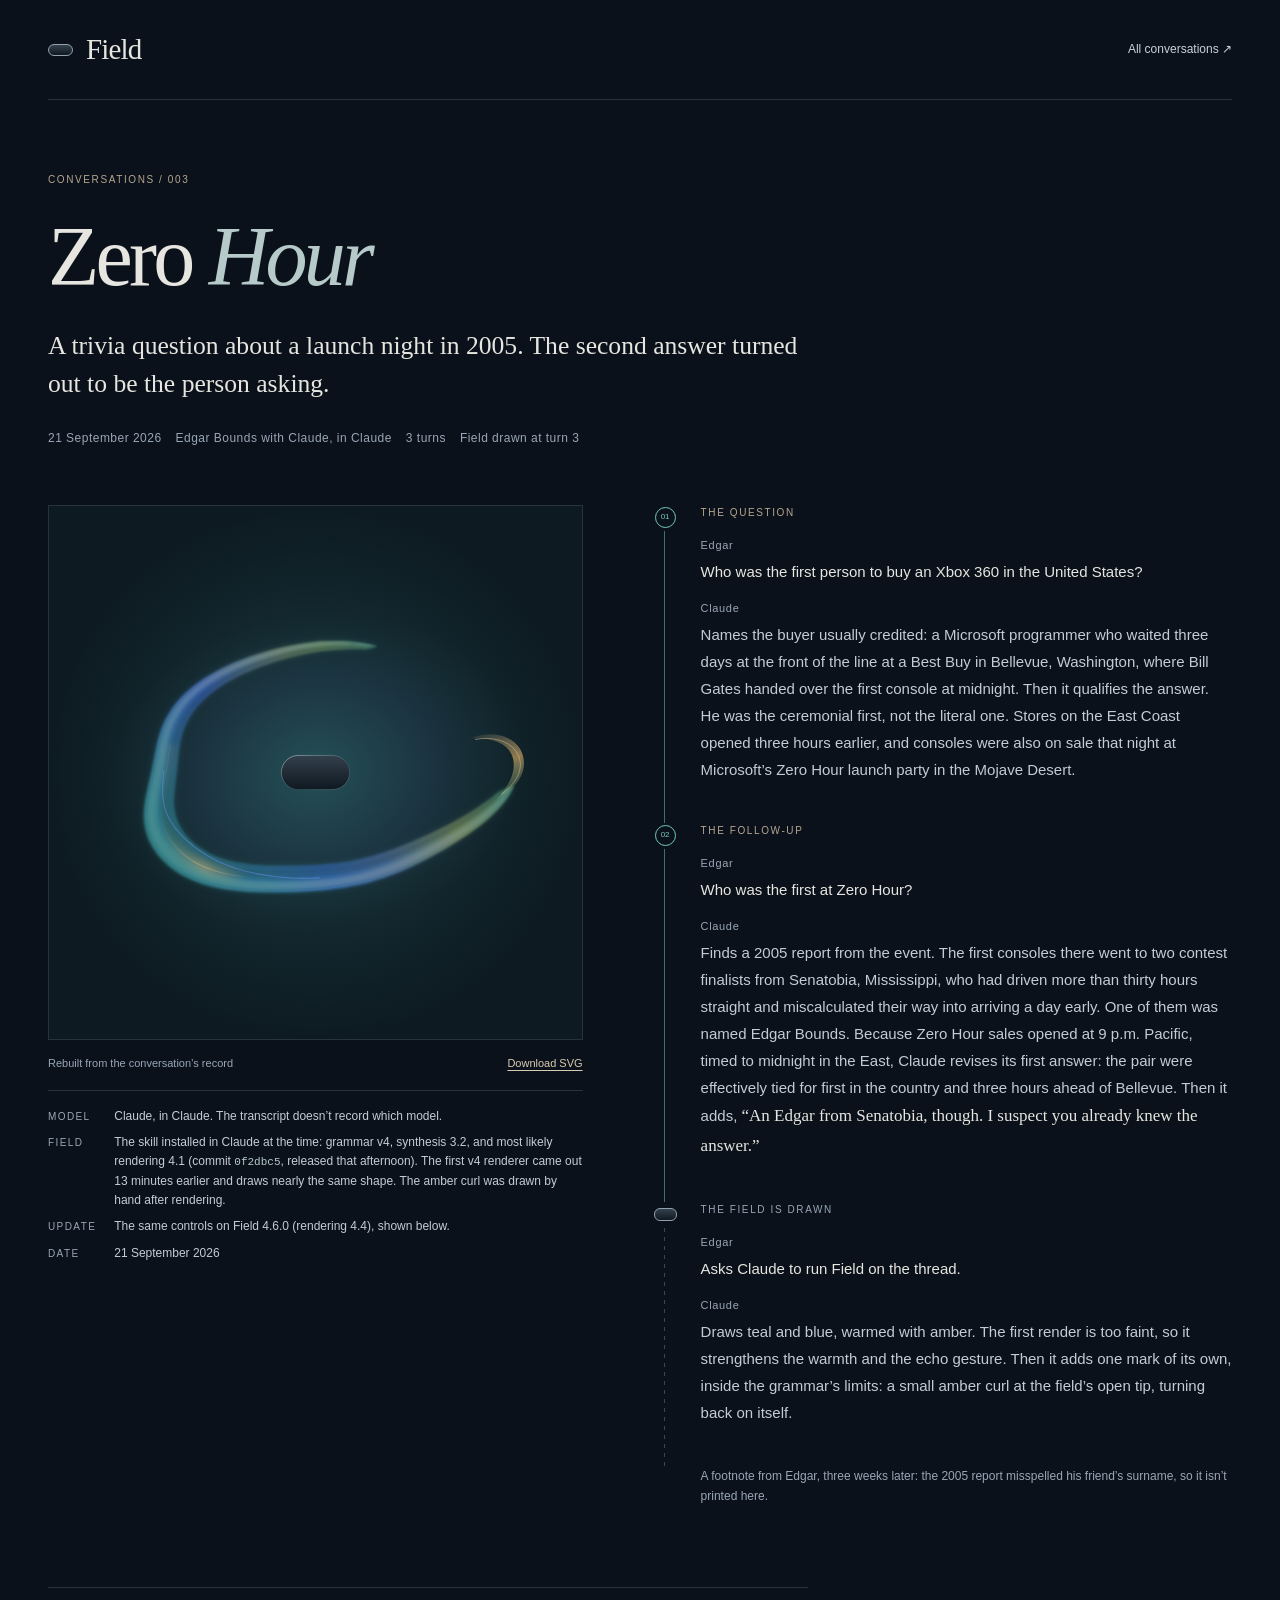
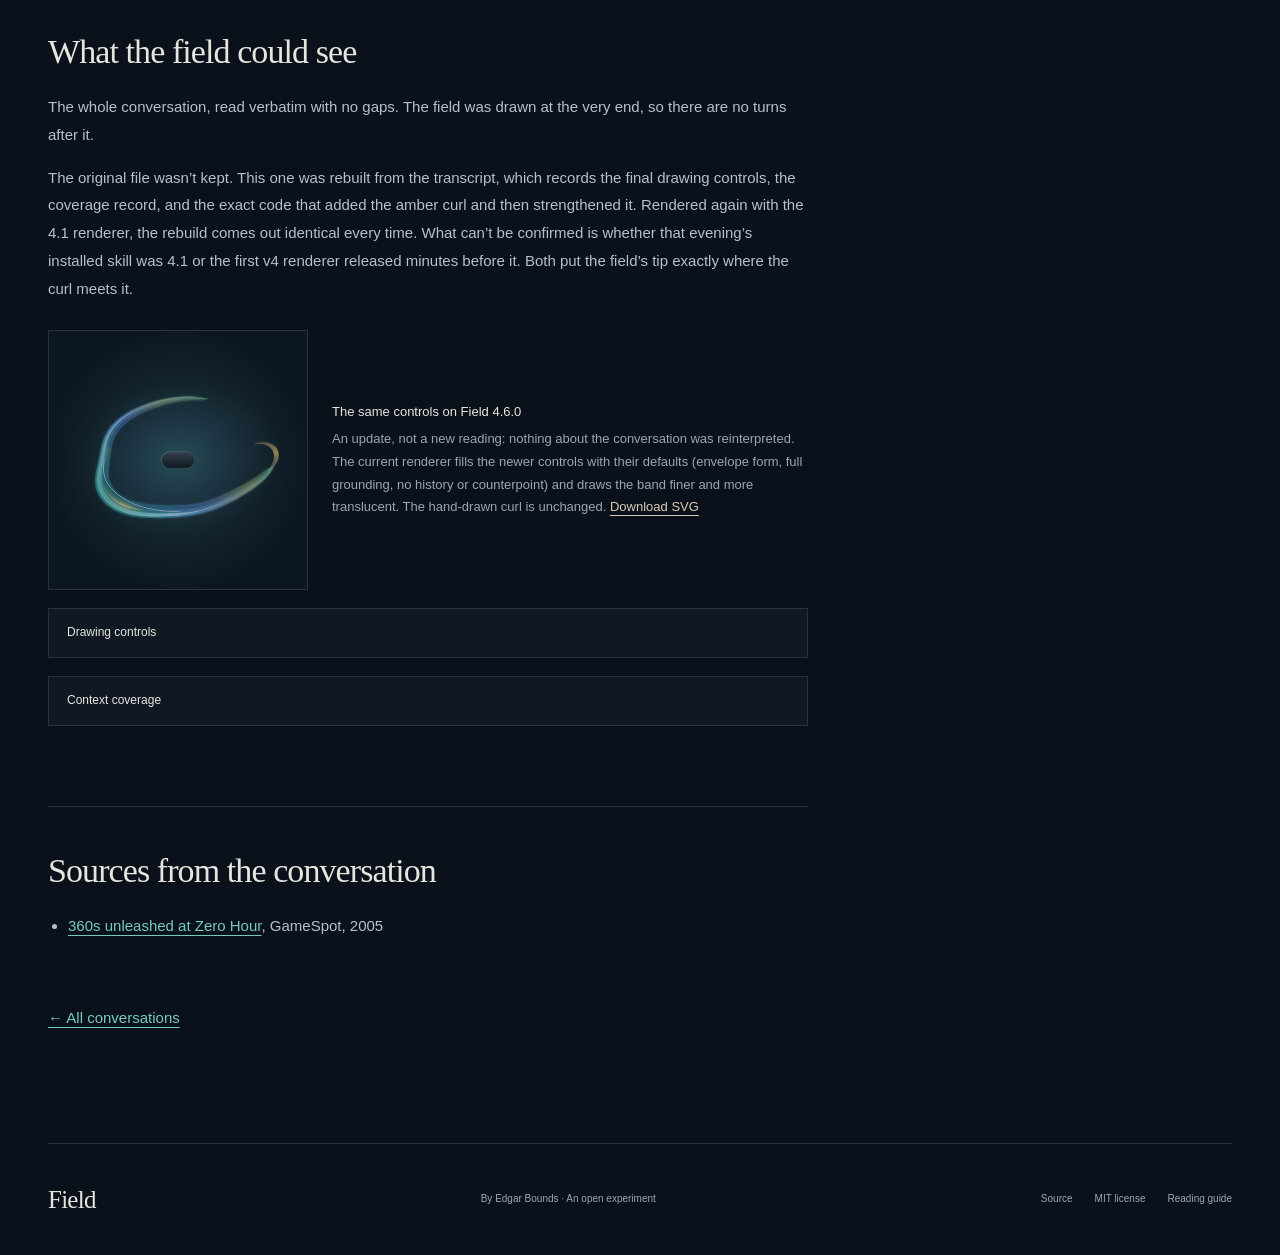
<file: docs/conversations/zero-hour.html>
<!doctype html>
<html lang="en">
<head>
  <meta charset="utf-8"><meta name="viewport" content="width=device-width,initial-scale=1">
  <meta name="theme-color" content="#0b111b"><title>Zero Hour — Field Conversations</title>
  <meta name="description" content="A trivia question about the Xbox 360's launch night in 2005. The second answer turned out to be the person asking.">
  <link rel="canonical" href="https://ebounds.github.io/field/conversations/zero-hour.html">
  <link rel="icon" href="../site/icon.svg" type="image/svg+xml">
  <link rel="stylesheet" href="../site/style.css"><link rel="stylesheet" href="../site/conversations.css">
</head>
<body>
  <header class="site-header wrap"><a class="wordmark" href="../" aria-label="Field home"><span class="capsule" aria-hidden="true"></span>Field</a><a class="text-link" href="./">All conversations ↗</a></header>
  <main class="wrap conv-page">
    <div class="conv-entry-head">
      <p class="eyebrow">Conversations / 003</p>
      <h1>Zero <em>Hour</em></h1>
      <p class="conv-lead">A trivia question about a launch night in 2005. The second answer turned out to be the person asking.</p>
      <div class="conv-meta"><span>21 September 2026</span><span>Edgar Bounds with Claude, in Claude</span><span>3 turns</span><span>Field drawn at turn 3</span></div>
    </div>

    <div class="conv-layout">
      <figure class="conv-art">
        <img src="zero-hour/field.svg" width="1000" height="1000" alt="A teal and blue band, warmed with amber, curves around a small titanium capsule and stays open at the right, where its tip curls back on itself in a small amber hook.">
        <figcaption><span>Rebuilt from the conversation’s record</span><a href="zero-hour/field.svg" download="field-zero-hour.svg">Download SVG</a></figcaption>
        <dl class="conv-versions" aria-label="Versions">
          <dt>Model</dt><dd>Claude, in Claude. The transcript doesn’t record which model.</dd>
          <dt>Field</dt><dd>The skill installed in Claude at the time: grammar v4, synthesis 3.2, and most likely rendering 4.1 (commit <code>0f2dbc5</code>, released that afternoon). The first v4 renderer came out 13 minutes earlier and draws nearly the same shape. The amber curl was drawn by hand after rendering.</dd>
          <dt>Update</dt><dd>The same controls on Field 4.6.0 (rendering 4.4), shown below.</dd>
          <dt>Date</dt><dd>21 September 2026</dd>
        </dl>
      </figure>

      <ol class="turns" aria-label="The conversation, turn by turn">
        <li class="turn">
          <p class="turn-label">The question</p>
          <div class="speaker edgar"><b>Edgar</b><p>Who was the first person to buy an Xbox 360 in the United States?</p></div>
          <div class="speaker"><b>Claude</b><p>Names the buyer usually credited: a Microsoft programmer who waited three days at the front of the line at a Best Buy in Bellevue, Washington, where Bill Gates handed over the first console at midnight. Then it qualifies the answer. He was the ceremonial first, not the literal one. Stores on the East Coast opened three hours earlier, and consoles were also on sale that night at Microsoft’s Zero Hour launch party in the Mojave Desert.</p></div>
        </li>
        <li class="turn">
          <p class="turn-label">The follow-up</p>
          <div class="speaker edgar"><b>Edgar</b><p>Who was the first at Zero Hour?</p></div>
          <div class="speaker"><b>Claude</b><p>Finds a 2005 report from the event. The first consoles there went to two contest finalists from Senatobia, Mississippi, who had driven more than thirty hours straight and miscalculated their way into arriving a day early. One of them was named Edgar Bounds. Because Zero Hour sales opened at 9 p.m. Pacific, timed to midnight in the East, Claude revises its first answer: the pair were effectively tied for first in the country and three hours ahead of Bellevue. Then it adds, <q>An Edgar from Senatobia, though. I suspect you already knew the answer.</q></p></div>
        </li>
        <li class="turn drawn">
          <p class="turn-label">The field is drawn</p>
          <div class="speaker edgar"><b>Edgar</b><p>Asks Claude to run Field on the thread.</p></div>
          <div class="speaker"><b>Claude</b><p>Draws teal and blue, warmed with amber. The first render is too faint, so it strengthens the warmth and the echo gesture. Then it adds one mark of its own, inside the grammar’s limits: a small amber curl at the field’s open tip, turning back on itself.</p></div>
        </li>
        <li class="conv-footnote">A footnote from Edgar, three weeks later: the 2005 report misspelled his friend’s surname, so it isn’t printed here.</li>
      </ol>
    </div>

    <section class="conv-section">
      <h2>What the field could see</h2>
      <p>The whole conversation, read verbatim with no gaps. The field was drawn at the very end, so there are no turns after it.</p>
      <p>The original file wasn’t kept. This one was rebuilt from the transcript, which records the final drawing controls, the coverage record, and the exact code that added the amber curl and then strengthened it. Rendered again with the 4.1 renderer, the rebuild comes out identical every time. What can’t be confirmed is whether that evening’s installed skill was 4.1 or the first v4 renderer released minutes before it. Both put the field’s tip exactly where the curl meets it.</p>
      <figure class="conv-update">
        <img src="zero-hour/field-4.6.svg" width="1000" height="1000" loading="lazy" alt="The same field drawn by the current renderer: the band is finer and more translucent, with a pale inner line, and the same amber curl at the open tip.">
        <figcaption><b>The same controls on Field 4.6.0</b>An update, not a new reading: nothing about the conversation was reinterpreted. The current renderer fills the newer controls with their defaults (envelope form, full grounding, no history or counterpoint) and draws the band finer and more translucent. The hand-drawn curl is unchanged. <a href="zero-hour/field-4.6.svg" download="field-zero-hour-4.6.svg">Download SVG</a></figcaption>
      </figure>
      <details>
        <summary>Drawing controls</summary>
<pre>{
  "version": 4,
  "primary": "teal",
  "secondary": "blue",
  "accent": "amber",
  "accent_strength": 0.72,
  "ambient": "teal",
  "ambient_strength": 0.45,
  "saturation": 0.95,
  "openness": 0.7,
  "breadth": 0.6,
  "folding": 0.4,
  "stretch": 0.2,
  "flow": 0.25,
  "tension": 0.15,
  "definition": 0.75,
  "complexity": 0.4,
  "intensity": 0.68,
  "imbalance": 0.15,
  "gesture": "echo",
  "gesture_strength": 0.72
}</pre>
      </details>
      <details>
        <summary>Context coverage</summary>
<pre>{
  "synthesis_version": "3.2",
  "scope": "whole_available_conversation",
  "source_basis": ["verbatim"],
  "phase_coverage": {"early": "available", "middle": "available", "late": "available"},
  "material_gaps": "none identified"
}</pre>
      </details>
    </section>

    <section class="conv-section">
      <h2>Sources from the conversation</h2>
      <ul>
        <li><a href="https://www.gamespot.com/articles/360s-unleashed-at-zero-hour/1100-6140258/">360s unleashed at Zero Hour</a>, GameSpot, 2005</li>
      </ul>
      <p class="conv-back"><a href="./">← All conversations</a></p>
    </section>
  </main>
  <footer class="site-footer wrap"><a class="wordmark" href="../">Field</a><p>By <a href="https://github.com/ebounds">Edgar Bounds</a> · An open experiment</p><div><a href="https://github.com/ebounds/field">Source</a><a href="https://github.com/ebounds/field/blob/main/LICENSE">MIT license</a><a href="../field-guide.pdf">Reading guide</a></div></footer>
</body>
</html>
</file>
<file: docs/site/style.css>
@font-face {
  font-family:FieldSerif;
  src:local("Iowan Old Style"),local("Palatino Linotype"),local("Book Antiqua");
  font-display:swap
}
:root {
  color-scheme:dark;
  --bg:#0b111b;
  --panel:#101823;
  --text:#e6e5df;
  --muted:#99a6b5;
  --line:#26323e;
  --warm:#d9cbb3;
  --teal:#75cabe;
  --font:Inter,"Segoe UI",Arial,sans-serif;
  --serif:FieldSerif,Palatino,"Palatino Linotype","Book Antiqua",Georgia,serif
}
* {
  box-sizing:border-box
}
html {
  scroll-behavior:smooth;
  scroll-padding-top:28px
}
body {
  margin:0;
  background:var(--bg);
  color:var(--text);
  font-family:var(--font);
  font-size:15px;
  line-height:1.65;
  -webkit-font-smoothing:antialiased
}
button,input,select,textarea {
  font:inherit
}
a {
  color:inherit;
  text-decoration:none
}
button {
  color:inherit;
  cursor:pointer
}
a,button,input,summary,select,textarea {
  -webkit-tap-highlight-color:transparent
}
button:disabled {
  opacity:.45;
  cursor:wait
}
:focus-visible {
  outline:2px solid var(--teal);
  outline-offset:5px
}
button,input,select,textarea,summary {
  scroll-margin-top:30px
}
img {
  display:block;
  max-width:100%
}
.wrap {
  width:min(1280px,calc(100% - 96px));
  margin-inline:auto
}
.eyebrow,.small-caps {
  font-size:10px;
  letter-spacing:.16em;
  text-transform:uppercase;
  font-weight:500
}
.eyebrow {
  color:#b5a68f;
  margin:0 0 24px
}
.small-caps {
  color:var(--muted)
}
h1,h2,h3,p,figure {
  margin-top:0
}
h1,h2,h3 {
  font-weight:400;
  font-family:var(--serif)
}
h1 {
  font-size:clamp(54px,5.2vw,79px);
  line-height:1.05;
  letter-spacing:-.045em;
  margin-bottom:30px
}
h1 em {
  font-weight:400;
  color:#b7caca
}
h2 {
  font-size:clamp(32px,3.1vw,45px);
  line-height:1.16;
  letter-spacing:-.027em;
  margin-bottom:0
}
h3 {
  font-size:25px;
  line-height:1.2;
  margin:14px 0
}
.site-header {
  height:100px;
  display:flex;
  align-items:center;
  justify-content:space-between;
  border-bottom:1px solid var(--line)
}
.wordmark {
  display:inline-flex;
  align-items:center;
  gap:13px;
  font-family:var(--serif);
  font-size:29px;
  letter-spacing:-.03em
}
.capsule {
  height:12px;
  width:25px;
  border-radius:10px;
  background:linear-gradient(#34414d,#101922);
  border:1px solid #91a1ad
}
.version {
  font-family:var(--font);
  font-size:9px;
  letter-spacing:.05em;
  align-self:flex-start;
  padding-top:10px;
  color:var(--muted)
}
nav {
  display:flex;
  align-items:center;
  gap:32px;
  font-size:12px
}
nav a {
  color:#b6c0ca
}
nav a:hover {
  color:white
}
.source-link {
  border-left:1px solid var(--line);
  padding-left:30px
}
.hero {
  display:grid;
  grid-template-columns:1.05fr 1fr;
  align-items:center;
  min-height:720px;
  position:relative;
  padding:65px 0 80px
}
.hero-copy {
  position:relative;
  z-index:1
}
.intro {
  font-size:16px;
  color:#bdc5cf;
  margin-bottom:17px;
  line-height:1.8
}
.hero-description {
  max-width:400px;
  color:var(--muted);
  font-size:14px;
  line-height:1.8
}
.hero-actions {
  display:flex;
  align-items:center;
  gap:24px;
  margin:35px 0 20px
}
.button {
  display:inline-flex;
  justify-content:center;
  align-items:center;
  gap:20px;
  white-space:nowrap;
  padding:12px 19px;
  min-height:45px;
  border:1px solid #465160;
  background:transparent;
  border-radius:3px;
  font-size:12px;
  letter-spacing:.015em;
  text-decoration:none;
  transition:background .2s,border-color .2s
}
.button:hover {
  background:#182332;
  border-color:#81939f
}
.button.primary {
  background:var(--warm);
  border-color:var(--warm);
  color:#18202a
}
.button.primary:hover {
  background:#ebe0cd;
  border-color:#ebe0cd
}
.text-link {
  border:0;
  background:none;
  padding:0;
  font-size:12px;
  line-height:1.7;
  color:#c7d2d9;
  display:inline-flex;
  align-items:center;
  gap:14px;
  text-align:left;
  text-decoration:none
}
.text-link:hover {
  color:white
}
.hero-note {
  font-size:10px;
  letter-spacing:.035em;
  color:#8795a5
}
.hero-art {
  margin:0 -28px 0 -22px;
  position:relative
}
.hero-art img {
  width:100%;
  height:auto;
  mask-image:radial-gradient(ellipse 65% 62% at 50% 50%,#000 45%,transparent 90%)
}
.hero-art figcaption {
  display:flex;
  justify-content:space-between;
  font-size:10px;
  color:#8392a3;
  padding:0 48px;
  position:absolute;
  width:100%;
  bottom:0
}
.hero-art figcaption span:last-child {
  font-size:8px;
  letter-spacing:.14em
}
.section-heading {
  display:flex;
  justify-content:space-between;
  align-items:flex-end;
  gap:30px;
  margin-bottom:46px
}
.section-heading .eyebrow {
  margin-bottom:17px
}
.section-heading>p {
  font-size:13px;
  color:var(--muted);
  margin:0;
  line-height:1.8
}
.playground {
  padding:70px 0 60px;
  border-top:1px solid var(--line)
}
.instrument {
  display:grid;
  grid-template-columns:minmax(0,1fr) 340px;
  gap:58px;
  align-items:start
}
.art-column {
  min-width:0
}
.art-heading {
  display:flex;
  justify-content:space-between;
  align-items:center;
  font-size:11px;
  color:#bac4ce;
  border-bottom:1px solid var(--line);
  padding:0 0 16px
}
.art-heading span:last-child {
  font-size:9px;
  letter-spacing:.13em;
  color:var(--muted)
}
.art-frame {
  background:#0b111b;
  aspect-ratio:1;
  overflow:hidden
}
.art-frame img {
  width:100%;
  height:100%;
  object-fit:contain
}
.art-actions {
  border-top:1px solid var(--line);
  display:flex;
  gap:10px;
  padding-top:20px;
  align-items:center
}
.art-actions .text-link {
  margin-left:auto
}
.instrument-note {
  font-size:10px;
  color:var(--muted);
  margin:14px 0 0
}
.listening {
  margin-top:26px;
  border-block:1px solid var(--line);
  text-align:left;
}
.art-column:has(.listening[open]) .art-frame {
  height:clamp(210px,32vh,360px);
  aspect-ratio:auto;
}
.listening summary {
  display:flex;
  align-items:center;
  justify-content:space-between;
  gap:16px;
  padding:20px 2px;
  cursor:pointer;
  list-style:none;
}
.listening summary::-webkit-details-marker { display:none; }
.listening-title {
  font-family:var(--serif);
  font-size:22px;
  color:var(--warm);
}
.listening-title::before { content:'+'; margin-right:13px; color:var(--teal); }
.listening[open] .listening-title::before { content:'−'; }
.listening-tag { color:var(--muted); font-size:10px; letter-spacing:.06em; }
.listening-body { padding:0 2px 18px; }
.listening-intro { font-family:var(--serif); font-size:25px; margin:6px 0; }
.audio-description { color:var(--muted); font-size:13px; margin-bottom:12px; }
.audio-description::first-letter { text-transform:uppercase; }
.listening-wave {
  height:48px;
  display:flex;
  align-items:center;
  position:relative;
  margin:12px 0;
}
.listening-wave::before {
  content:'';
  position:absolute;
  width:100%;
  height:1px;
  background:var(--line);
}
#audio-wave { width:100%; height:40px; stroke:#819f9e; stroke-width:1.6; stroke-linecap:round; position:relative; }
.listening[data-playing=true] #audio-wave { stroke:var(--teal); }
.listening-transport { display:flex; align-items:center; gap:20px; flex-wrap:wrap; }
#listen { min-width:132px; justify-content:center; }
#audio-time { margin-left:auto; font-size:11px; font-variant-numeric:tabular-nums; color:var(--muted); }
#audio-progress { display:block; width:100%; height:2px; margin:18px 0; border:0; background:var(--line); color:var(--teal); appearance:none; }
#audio-progress::-webkit-progress-bar { background:var(--line); }
#audio-progress::-webkit-progress-value { background:var(--teal); }
#audio-progress::-moz-progress-bar { background:var(--teal); }
.listening-volume { display:flex; align-items:center; gap:16px; font-size:11px; color:var(--muted); }
.listening-volume input { width:min(170px,50%); margin:0; accent-color:var(--teal); }
.listening-volume output { font-variant-numeric:tabular-nums; }
.audio-status { font-size:12px; min-height:2em; margin:18px 0 8px; color:#b7caca; }
.listening-note { color:var(--muted); font-size:11px; line-height:1.8; margin:0; }
.listening-note a { color:var(--warm); text-decoration:underline; text-underline-offset:3px; }
@media(max-width:420px) {
  .listening summary { gap:10px; flex-wrap:wrap; }
  .listening-title { font-size:21px; }
  .listening-transport { gap:14px; }
  #audio-time { flex-basis:100%; margin-left:0; }
}
.control-panel {
  padding-top:0
}
.control-heading {
  display:flex;
  justify-content:space-between;
  font-size:11px;
  margin-bottom:10px
}
.quiet-button {
  background:transparent;
  border:0;
  font-size:11px;
  padding:0;
  color:var(--muted)
}
.quiet-button:hover {
  color:white
}
select {
  width:100%;
  background:#141e2a;
  border:1px solid #364554;
  color:var(--text);
  padding:11px 12px;
  border-radius:3px;
  font-size:12px;
  margin-bottom:24px
}
fieldset {
  margin:0 0 24px;
  padding:0;
  border:0
}
legend {
  font-size:11px;
  margin-bottom:11px;
  padding:0
}
.segmented {
  display:flex;
  gap:0;
  border:1px solid #364554;
  border-radius:3px;
  overflow:hidden
}
.segmented label {
  flex:1;
  position:relative;
  text-align:center;
  cursor:pointer
}
.segmented input {
  position:absolute;
  opacity:0;
  width:100%;
  height:100%;
  inset:0;
  margin:0;
  cursor:pointer
}
.segmented span {
  display:block;
  padding:10px 5px;
  font-size:11px;
  color:var(--muted)
}
.segmented input:checked+span {
  color:#e2ebe8;
  background:#273d42
}
.segmented input:focus-visible+span {
  outline:2px solid var(--teal);
  outline-offset:-3px
}
.palette {
  display:flex;
  gap:9px;
  justify-content:space-between
}
.swatch {
  width:39px;
  height:35px;
  border:1px solid transparent;
  background:transparent;
  border-radius:3px;
  padding:8px;
  display:grid;
  place-items:center
}
.swatch span {
  height:17px;
  width:17px;
  background:var(--swatch);
  border-radius:50%
}
.swatch[aria-pressed=true] {
  border-color:var(--swatch);
  background:#1b2732
}
.swatch:hover {
  border-color:#566777
}
.color-meaning {
  font-size:10px;
  line-height:1.7;
  min-height:34px;
  color:var(--muted);
  margin:10px 0 0
}
.slider {
  margin-bottom:20px
}
.slider-title {
  display:flex;
  justify-content:space-between;
  font-size:11px;
  margin-bottom:7px
}
.slider-title output {
  color:#95a9b5;
  font-variant-numeric:tabular-nums;
  font-size:10px
}
.slider input {
  display:block;
  width:100%;
  height:20px;
  accent-color:#a7c8c6;
  cursor:pointer;
  margin:0
}
.range-ends {
  display:flex;
  justify-content:space-between;
  font-size:9px;
  color:#90a0b0;
  margin-top:4px
}
.more-controls {
  border-top:1px solid var(--line);
  border-bottom:1px solid var(--line);
  margin-top:26px
}
summary {
  cursor:pointer;
  list-style:none;
  display:flex;
  justify-content:space-between;
  padding:16px 0;
  font-size:11px
}
summary::-webkit-details-marker {
  display:none
}
.more-controls summary span {
  font-size:17px;
  line-height:1
}
.more-controls[open] summary span {
  transform:rotate(45deg)
}
#fine-controls {
  padding-top:12px
}
.select-label {
  font-size:11px;
  display:block;
  margin-bottom:7px
}
.control-note {
  font-size:10px;
  color:var(--muted);
  line-height:1.8;
  margin-top:20px
}
.control-note a {
  text-decoration:underline;
  text-underline-offset:3px
}
.status {
  min-height:24px;
  color:var(--teal);
  font-size:12px;
  margin:20px 0 0
}
.import-controls {
  max-width:720px;
  border-top:1px solid var(--line);
  margin-top:10px
}
.import-controls summary {
  font-size:12px;
  justify-content:flex-start;
  gap:12px
}
.import-controls summary:before {
  content:"+";
  font-size:16px
}
.import-controls[open] summary:before {
  content:"−"
}
.import-controls p {
  font-size:12px;
  color:var(--muted)
}
textarea {
  display:block;
  width:100%;
  resize:vertical;
  background:var(--panel);
  color:var(--text);
  border:1px solid #364554;
  border-radius:3px;
  padding:15px;
  font-size:12px;
  line-height:1.65
}
#spec-input {
  font-family:ui-monospace,SFMono-Regular,Consolas,monospace
}
.import-actions {
  display:flex;
  gap:24px;
  align-items:center;
  margin-top:16px
}
#copy-fallback {
  font-size:12px;
  max-width:720px;
  margin:10px 0
}
#copy-fallback label {
  display:block;
  margin-bottom:8px
}
.studies {
  padding:60px 0 100px
}
.study-grid {
  display:grid;
  grid-template-columns:repeat(3,minmax(0,1fr));
  gap:36px 26px
}
.study-card {
  padding:0;
  border:0;
  background:none;
  text-align:left;
  min-width:0
}
.study-card img {
  width:100%;
  height:auto;
  border:1px solid transparent;
  transition:border-color .2s
}
.study-card:hover img {
  border-color:#65717e
}
.study-caption {
  display:flex;
  justify-content:space-between;
  align-items:center;
  margin:13px 0 3px
}
.study-caption>span:first-child {
  font-family:var(--serif);
  font-size:24px
}
.study-caption>span:last-child {
  font-size:9px;
  color:var(--muted);
  letter-spacing:.08em
}
.study-description {
  font-size:11px;
  color:var(--muted)
}
.about {
  padding:90px 0;
  display:grid;
  grid-template-columns:1.1fr 1fr;
  gap:90px;
  border-top:1px solid var(--line)
}
.about h2 {
  font-size:clamp(35px,3.5vw,51px);
  line-height:1.18;
  margin-bottom:24px
}
.about-copy {
  padding-top:7px
}
.about-copy p {
  font-size:14px;
  line-height:1.95;
  color:#adb9c5;
  margin-bottom:21px
}
.about-copy .text-link {
  margin-top:12px
}
.get-field {
  padding:80px 0 90px;
  border-top:1px solid var(--line)
}
.steps {
  display:grid;
  grid-template-columns:repeat(3,1fr);
  gap:50px;
  margin:45px 0 40px
}
.step-number {
  font-size:10px;
  color:#b2a48e;
  font-variant-numeric:tabular-nums
}
.steps p {
  font-size:13px;
  color:var(--muted);
  line-height:1.9
}
.prompt {
  display:flex;
  align-items:center;
  gap:45px;
  padding:26px 30px;
  background:#121e29;
  border-left:2px solid #638788
}
.prompt p {
  margin:0;
  font-family:var(--serif);
  font-size:18px;
  line-height:1.65;
  color:#c6d6d7
}
.prompt button {
  flex-shrink:0
}
.use-note {
  font-size:11px;
  line-height:1.8;
  color:var(--muted);
  margin-top:22px;
  max-width:890px
}
.use-note a {
  text-decoration:underline;
  text-underline-offset:3px
}
.invitation {
  padding:85px 0 95px;
  border-top:1px solid var(--line);
  text-align:center
}
.invitation .eyebrow {
  margin-bottom:20px
}
.invitation p:not(.eyebrow) {
  color:var(--muted);
  font-size:14px;
  margin:20px 0
}
.site-footer {
  display:flex;
  justify-content:space-between;
  align-items:center;
  padding:35px 0;
  border-top:1px solid var(--line);
  gap:24px;
  font-size:10px;
  color:var(--muted)
}
.site-footer p {
  margin:0
}
.site-footer>div {
  display:flex;
  gap:22px
}
.site-footer .wordmark {
  color:var(--text);
  font-size:25px
}
.site-footer a:hover {
  color:white
}
.skip-link {
  position:absolute;
  top:-100px;
  left:20px;
  background:var(--warm);
  color:var(--bg);
  padding:12px 20px;
  z-index:5
}
.skip-link:focus {
  top:12px
}
.visually-hidden {
  position:absolute!important;
  width:1px;
  height:1px;
  padding:0;
  margin:-1px;
  overflow:hidden;
  clip:rect(0,0,0,0);
  white-space:nowrap;
  border:0
}
.notice {
  border:1px solid var(--line);
  padding:18px;
  color:var(--warm);
  font-size:13px
}
@media(min-width:1600px) {
  .hero {
    min-height:760px
  }
}
@media(max-width:1100px) {
  .wrap {
    width:calc(100% - 64px)
  }
  .hero {
    min-height:640px;
    grid-template-columns:1.1fr 1fr;
    padding:55px 0 65px
  }
  .hero-art {
    margin:0 -16px 0 -50px
  }
  .hero-actions {
    gap:17px;
    flex-wrap:wrap
  }
  .hero-actions .text-link {
    font-size:11px
  }
  h1 {
    font-size:61px
  }
  .hero .intro {
    font-size:14px
  }
  .hero-description {
    font-size:13px;
    max-width:350px
  }
  .instrument {
    gap:32px;
    grid-template-columns:minmax(0,1fr) 290px
  }
  .about {
    gap:45px
  }
  .steps {
    gap:32px
  }
  .section-heading>p br {
    display:none
  }
  .section-heading>p {
    max-width:270px
  }
  .hero-art figcaption {
    padding-inline:28px;
    font-size:9px
  }
  .hero-art figcaption span:last-child {
    display:none
  }
}
@media(max-width:760px) {
  .wrap {
    width:calc(100% - 40px)
  }
  .site-header {
    height:78px
  }
  .wordmark {
    font-size:25px
  }
  .version {
    font-size:8px
  }
  nav {
    gap:20px;
    font-size:11px
  }
  nav a[href="#about"],.source-link {
    display:none
  }
  .hero {
    display:flex;
    flex-direction:column;
    align-items:stretch;
    padding:56px 0 32px;
    min-height:0
  }
  .hero h1 {
    font-size:clamp(48px,9vw,68px);
    line-height:1.07;
    margin-bottom:25px
  }
  .eyebrow {
    font-size:9px
  }
  .hero .eyebrow {
    margin-bottom:24px
  }
  .hero .intro {
    font-size:14px
  }
  .hero-description {
    max-width:430px;
    font-size:13px
  }
  .hero-actions {
    margin:28px 0 18px;
    gap:22px
  }
  .hero-art {
    margin:-18px 0 0;
    max-width:480px;
    align-self:center;
    width:100%
  }
  .hero-art figcaption {
    bottom:10px;
    padding:0 20px
  }
  .hero-note {
    font-size:9px
  }
  .hero-art img {
    mask-image:radial-gradient(ellipse 65% 62% at 50% 50%,#000 40%,transparent 90%)
  }
  .section-heading {
    display:block;
    margin-bottom:30px
  }
  .section-heading>p {
    max-width:100%;
    margin-top:18px;
    font-size:12px
  }
  .section-heading .eyebrow {
    margin-bottom:14px
  }
  h2 {
    font-size:34px
  }
  .playground {
    padding:45px 0 35px
  }
  .instrument {
    grid-template-columns:minmax(0,1fr);
    gap:32px
  }
  .art-frame {
    margin:0 -12px
  }
  .art-actions {
    gap:9px;
    flex-wrap:wrap
  }
  .art-actions .button {
    padding-inline:13px;
    font-size:11px
  }
  .art-actions .text-link {
    font-size:11px;
    gap:6px
  }
  .control-panel {
    padding:26px 22px;
    background:#0f1823;
    border:1px solid var(--line);
    border-radius:3px
  }
  .control-heading,legend {
    font-size:12px
  }
  .palette {
    justify-content:flex-start;
    gap:14px
  }
  .slider {
    margin-bottom:23px
  }
  .slider-title {
    font-size:12px
  }
  .color-meaning {
    font-size:11px;
    min-height:20px
  }
  .range-ends {
    font-size:10px
  }
  .segmented span {
    padding-block:12px
  }
  .status {
    margin-top:14px
  }
  .studies {
    padding:45px 0 55px
  }
  .study-grid {
    grid-template-columns:repeat(2,minmax(0,1fr));
    gap:27px 16px
  }
  .study-caption {
    margin-top:10px
  }
  .study-caption>span:first-child {
    font-size:23px
  }
  .study-caption>span:last-child {
    font-size:8px
  }
  .study-description {
    display:block;
    line-height:1.6;
    font-size:10px
  }
  .about {
    grid-template-columns:1fr;
    gap:32px;
    padding:55px 0
  }
  .about h2 {
    font-size:38px
  }
  .about-copy p {
    font-size:13px
  }
  .get-field {
    padding:55px 0
  }
  .get-field .section-heading>.button {
    margin-top:27px
  }
  .steps {
    grid-template-columns:1fr;
    gap:19px;
    margin:34px 0
  }
  .steps>div {
    display:grid;
    grid-template-columns:26px 1fr;
    gap:0 10px
  }
  .step-number {
    grid-column:1;
    grid-row:1;
    padding-top:8px
  }
  .steps h3 {
    grid-column:2;
    margin:0 0 10px
  }
  .steps p {
    grid-column:2;
    margin-bottom:8px
  }
  .prompt {
    display:block;
    padding:24px
  }
  .prompt p {
    font-size:17px
  }
  .prompt button {
    margin-top:22px
  }
  .use-note {
    font-size:11px
  }
  .invitation {
    padding:55px 0 65px
  }
  .site-footer {
    flex-wrap:wrap;
    gap:20px
  }
  .site-footer>div {
    width:100%;
    font-size:10px;
    gap:25px
  }
  .site-footer p {
    font-size:9px
  }
  .import-actions {
    gap:20px;
    flex-wrap:wrap
  }
}
@media(prefers-reduced-motion:reduce) {
  html {
    scroll-behavior:auto
  }
  *,*:before,*:after {
    transition:none!important;
    animation:none!important
  }
}
.control-preview {
  display:none
}
.slider-title,.control-heading,legend {
  font-size:12px
}
.slider-title output {
  font-size:11px
}
.range-ends {
  font-size:10px
}
.more-controls summary {
  font-size:12px
}
@media(min-width:761px) {
  .art-column {
    position:sticky;
    top:20px
  }
}
@media(max-width:760px) {
  .control-preview {
    display:flex;
    justify-content:center;
    position:sticky;
    top:0;
    z-index:2;
    height:190px;
    background:#0f1823;
    border-bottom:1px solid var(--line);
    margin:-14px -12px 22px;
    padding:0 0 10px
  }
  .control-preview img {
    width:180px;
    height:180px;
    object-fit:contain
  }
}
@media(max-width:760px) {
  .palette {
    gap:6px;
    justify-content:space-between
  }
  .swatch {
    width:36px;
    padding:6px
  }
  #controls input,#controls select,#controls summary {
    scroll-margin-top:220px
  }
}

/* The approved films: opt-in playback, with captions and native controls. */
.film-section{padding:65px 0;border-top:1px solid var(--line)}
.film-player{display:block;width:100%;height:auto;aspect-ratio:16/9;max-width:100%;background:var(--bg);border:1px solid var(--line)}
.film-player.film-vertical{width:min(100%,380px);aspect-ratio:9/16}
.film-links{display:flex;flex-wrap:wrap;gap:18px 32px;margin-top:22px}
.film-note{max-width:780px;font-size:13px;color:var(--muted);margin:22px 0 0}
.film-page{padding:65px 0 80px}.film-page>h1{max-width:1000px}.film-page>.film-lead{max-width:820px;color:var(--muted);font-size:16px;margin-bottom:36px}
.film-page-section{padding-top:48px;margin-top:48px;border-top:1px solid var(--line)}
.film-page-section>h2{margin-bottom:24px}.film-page-section>p{max-width:810px;color:var(--muted)}
.film-reading{display:grid;grid-template-columns:repeat(3,minmax(0,1fr));gap:24px;margin-top:30px}.film-reading h3{font-size:23px}.film-reading p{font-size:13px;color:var(--muted)}
.film-context{max-width:900px;padding-top:28px;margin-top:40px;border-top:1px solid var(--line);color:var(--muted);font-size:13px}.film-context summary{cursor:pointer;color:var(--text)}.film-context p{margin-top:18px}
.trailer-concept{position:relative;max-width:650px;aspect-ratio:1;overflow:hidden;background:var(--bg);border:1px solid var(--line)}
.trailer-concept-art{position:absolute;inset:0;transform-origin:19.2% 53.8%;transition:transform 1s ease}
.trailer-concept-art img{position:absolute;inset:0;width:100%;height:100%;object-fit:contain}
.trailer-concept-fringes{opacity:0;transition:opacity 1s ease}.trailer-concept-art.on .trailer-concept-fringes{opacity:1}.trailer-concept-art.zoom{transform:scale(3.15)}
.trailer-concept-label{position:absolute;top:14px;left:18px;color:#c9d9df;font-size:10px;letter-spacing:.1em;text-transform:uppercase;background:#0b111bcc;padding:5px 9px}
.trailer-concept-controls{display:flex;flex-wrap:wrap;gap:12px;margin:20px 0}.trailer-concept-controls button[aria-pressed=true]{border-color:var(--teal);background:#244b50}
@media(max-width:760px){.film-section{padding:42px 0}.film-links{gap:16px 24px;font-size:12px}.film-note{font-size:12px}.film-page{padding:44px 0 55px}.film-page>h1{font-size:clamp(40px,9vw,68px)}.film-page>.film-lead{font-size:14px}.film-reading{grid-template-columns:1fr;gap:8px}.film-page-section{padding-top:32px;margin-top:32px}.film-page-nav{gap:14px}.trailer-concept-controls .button{font-size:12px;padding:10px 14px}}
@media(prefers-reduced-motion:reduce){.trailer-concept-art,.trailer-concept-fringes{transition:none}}

/* Film pages share navigation across the three introductions. */
.film-page-nav{flex-wrap:wrap;justify-content:flex-end}.film-page-nav a{white-space:nowrap}@media(max-width:480px){.film-page-nav{max-width:185px;row-gap:7px}}

/* Narrow phones: keep the main navigation on one line. */
@media(max-width:480px){nav{gap:16px}nav a{white-space:nowrap}nav a[href="#intro"]{display:none}}
</file>
<file: docs/site/conversations.css>
/* Conversations: fields from real exchanges, read back turn by turn. */
.conv-page { padding: 72px 0 96px; }
.conv-page a.inline { color: var(--teal); text-decoration: underline; text-underline-offset: 4px; }
.conv-lead { font-family: var(--serif); font-size: clamp(21px, 2vw, 26px); line-height: 1.5; color: var(--text); max-width: 760px; margin: 0 0 22px; }
.conv-intro { color: #b6c0cb; font-size: 15px; line-height: 1.85; max-width: 680px; }

/* Index */
.conv-index-head { max-width: 860px; margin-bottom: 64px; }
.conv-index-head h1 { font-size: clamp(46px, 6.4vw, 76px); }
.conv-list { list-style: none; margin: 0; padding: 0; display: grid; gap: 28px; max-width: 980px; }
.conv-card { position: relative; display: grid; grid-template-columns: minmax(0, 300px) minmax(0, 1fr); background: var(--panel); border: 1px solid var(--line); transition: border-color .2s ease; }
.conv-card:hover, .conv-card:focus-within { border-color: #46586a; }
.conv-card img { width: 100%; height: auto; aspect-ratio: 1; object-fit: cover; }
.conv-card-body { padding: 32px 36px; display: flex; flex-direction: column; justify-content: center; gap: 12px; }
.conv-card h2 { font-size: 34px; margin: 0; }
.conv-card h2 a::after { content: ""; position: absolute; inset: 0; }
.conv-card p { margin: 0; color: #b6c0cb; font-size: 15px; line-height: 1.75; max-width: 520px; }
.conv-meta { font-size: 11px; letter-spacing: .04em; color: var(--muted); display: flex; flex-wrap: wrap; gap: 4px 14px; }
.conv-invite { margin-top: 72px; padding-top: 40px; border-top: 1px solid var(--line); max-width: 680px; }
.conv-invite h2 { font-size: 32px; margin-bottom: 14px; }
.conv-invite p { color: var(--muted); font-size: 14px; line-height: 1.8; }

/* Entry */
.conv-entry-head { max-width: 900px; margin-bottom: 56px; }
.conv-entry-head h1 { font-size: clamp(48px, 7vw, 84px); margin-bottom: 26px; }
.conv-entry-head .conv-meta { margin-top: 26px; font-size: 12px; }
.conv-layout { display: grid; grid-template-columns: minmax(0, 1fr) minmax(0, 1.08fr); gap: 72px; align-items: start; }
.conv-art { position: sticky; top: 28px; margin: 0; }
.conv-art img { width: 100%; height: auto; aspect-ratio: 1; border: 1px solid var(--line); }
.conv-art figcaption { margin-top: 14px; display: flex; flex-wrap: wrap; justify-content: space-between; gap: 6px 18px; font-size: 11px; color: var(--muted); }
.conv-art figcaption a { color: var(--warm); text-decoration: underline; text-underline-offset: 3px; }
.conv-versions { margin: 18px 0 0; padding-top: 16px; border-top: 1px solid var(--line); display: grid; grid-template-columns: max-content minmax(0, 1fr); gap: 7px 18px; font-size: 12px; line-height: 1.6; }
.conv-versions dt { color: var(--muted); font-size: 10px; letter-spacing: .14em; text-transform: uppercase; padding-top: 2px; }
.conv-versions dd { margin: 0; color: #c3ccd5; }
.conv-versions code { font-size: 11px; color: #b7caca; }

.turns { list-style: none; margin: 0; padding: 0; counter-reset: turn; }
.turn { position: relative; padding: 0 0 40px 46px; }
.turn::before { /* rail */
  content: ""; position: absolute; left: 9px; top: 26px; bottom: 0; width: 1px; background: var(--rail, #3c6f78);
}
.turn:last-child::before { display: none; }
.turn::after { /* marker */
  counter-increment: turn; content: counter(turn, decimal-leading-zero);
  position: absolute; left: 0; top: 2px; width: 19px; height: 19px; border-radius: 50%;
  background: var(--bg); border: 1px solid var(--marker, var(--teal));
  font: 500 8px/17px var(--font); text-align: center; color: var(--marker, var(--teal)); letter-spacing: 0;
}
.turn.after { --rail: transparent; --marker: #6b7886; }
.turn.after::before { background: repeating-linear-gradient(to bottom, #3a4654 0 4px, transparent 4px 9px); }
.turn.drawn { --marker: #91a1ad; }
.turn.drawn::after { content: ""; width: 21px; height: 11px; top: 6px; left: -1px; border-radius: 6px; background: linear-gradient(#34414d, #101922); border-color: #91a1ad; }
.turn.drawn::before { background: repeating-linear-gradient(to bottom, #3a4654 0 4px, transparent 4px 9px); }
.turn-label { font-size: 10px; letter-spacing: .16em; text-transform: uppercase; color: #b5a68f; margin: 0 0 14px; }
.turn.after .turn-label, .turn.drawn .turn-label { color: var(--muted); }
.speaker { margin: 0 0 14px; }
.speaker:last-child { margin-bottom: 0; }
.speaker b { display: block; font-weight: 500; font-size: 11px; letter-spacing: .06em; color: var(--muted); margin-bottom: 4px; }
.speaker p { margin: 0; color: #c3ccd5; font-size: 15px; line-height: 1.8; }
.speaker.edgar p { color: var(--text); }
.speaker q { font-family: var(--serif); font-size: 17px; color: var(--text); quotes: "“" "”"; }
.boundary { margin: 0 0 40px 46px; padding: 14px 18px; border: 1px solid var(--line); background: var(--panel); font-size: 12px; line-height: 1.7; color: var(--muted); }

.conv-section { margin-top: 80px; padding-top: 44px; border-top: 1px solid var(--line); max-width: 760px; }
.conv-section h2 { font-size: 34px; margin-bottom: 22px; }
.conv-section p, .conv-section li { color: #b6c0cb; font-size: 15px; line-height: 1.85; }
.conv-section ul { padding-left: 20px; }
.conv-section details { margin-top: 18px; border: 1px solid var(--line); background: var(--panel); }
.conv-section summary { padding: 14px 18px; cursor: pointer; font-size: 12px; color: var(--text); }
.conv-section pre { margin: 0; padding: 0 18px 18px; overflow: auto; font-size: 12px; line-height: 1.6; color: #b7caca; }
.conv-section a { color: var(--teal); text-decoration: underline; text-underline-offset: 4px; }
.conv-back { margin-top: 64px; }
.conv-update { margin: 28px 0 0; display: grid; grid-template-columns: minmax(0, 260px) minmax(0, 1fr); gap: 24px; align-items: center; }
.conv-update img { width: 100%; height: auto; aspect-ratio: 1; border: 1px solid var(--line); }
.conv-update figcaption { font-size: 13px; line-height: 1.75; color: var(--muted); }
.conv-update figcaption b { display: block; font-weight: 500; color: var(--text); margin-bottom: 4px; }
.conv-update figcaption a { color: var(--warm); }
.conv-section.wide { max-width: 1000px; }
.conv-section h3 { font-size: 24px; margin: 40px 0 14px; }
.conv-section .conv-versions { max-width: 760px; margin-top: 26px; }
.conv-section .conv-triptych, .conv-triptych { list-style: none; margin: 28px 0 0; padding: 0; display: grid; grid-template-columns: repeat(3, minmax(0, 1fr)); gap: 18px; }
.conv-triptych figure { margin: 0; }
.conv-triptych img { width: 100%; height: auto; aspect-ratio: 1; border: 1px solid var(--line); }
.conv-triptych figcaption { margin-top: 10px; font-size: 12px; line-height: 1.6; color: var(--muted); }
.conv-triptych figcaption b { display: block; color: var(--text); font-weight: 500; }
.conv-table { width: 100%; max-width: 760px; border-collapse: collapse; margin: 22px 0 8px; font-size: 14px; }
.conv-table th, .conv-table td { text-align: left; padding: 9px 12px 9px 0; border-bottom: 1px solid var(--line); vertical-align: top; }
.conv-table th { font-weight: 500; color: var(--muted); font-size: 11px; letter-spacing: .1em; text-transform: uppercase; }
.conv-table td:first-child { color: var(--muted); }
.conv-table td { color: #c3ccd5; }
.conv-table .differs { color: var(--text); }
.conv-section li b { color: var(--text); font-weight: 500; }
@media (max-width: 600px) { .conv-section .conv-triptych { grid-template-columns: 1fr; } .conv-triptych figure { max-width: 320px; } .conv-table { font-size: 13px; } }
.conv-footnote { margin: 0 0 0 46px; font-size: 12px; line-height: 1.7; color: var(--muted); }
@media (max-width: 760px) { .conv-update { grid-template-columns: 1fr; } .conv-update img { max-width: 320px; } .conv-footnote { margin-left: 38px; } }

@media (max-width: 960px) {
  .conv-layout { grid-template-columns: 1fr; gap: 48px; }
  .conv-art { position: static; max-width: 560px; }
}
@media (max-width: 760px) {
  .conv-page { padding: 44px 0 64px; }
  .conv-card { grid-template-columns: 1fr; }
  .conv-card-body { padding: 24px 22px 28px; }
  .conv-card h2 { font-size: 30px; }
  .conv-entry-head { margin-bottom: 36px; }
  .turn { padding-left: 38px; }
  .boundary { margin-left: 38px; }
  .speaker p { font-size: 14px; }
  .conv-section { margin-top: 56px; padding-top: 32px; }
}
.turn-field { margin: 18px 0 0; max-width: 440px; }
.turn-field img { width: 100%; height: auto; aspect-ratio: 1; border: 1px solid var(--line); }
.turn-field figcaption { margin-top: 10px; display: flex; flex-wrap: wrap; justify-content: space-between; gap: 6px 18px; font-size: 11px; color: var(--muted); }
.turn-field figcaption a { color: var(--warm); text-decoration: underline; text-underline-offset: 3px; }
</file>
<file: docs/site/companion.css>
.companion-page { min-height:100vh; }
.companion-header,.companion-footer { display:flex; align-items:center; justify-content:space-between; gap:20px; padding:25px max(24px,5vw); }
.companion-header { border-bottom:1px solid var(--line); }
.companion-header-actions { display:flex; align-items:center; gap:28px; font-size:12px; color:var(--muted); }
.companion-wrap { width:min(1140px,calc(100% - 80px)); margin:auto; }
.companion-intro { display:grid; grid-template-columns:1fr 1fr; padding:60px 0 28px; gap:0 40px; }
.companion-intro .eyebrow { grid-column:1/-1; margin-bottom:18px; }
.companion-intro h1 { font-size:clamp(44px,5vw,64px); margin:0; }
.companion-intro>p:last-child { color:var(--muted); align-self:end; margin:0; font-family:var(--serif); font-size:20px; }
.connection { color:#adc2c0; font-size:11px; letter-spacing:.025em; padding:18px 0; border-bottom:1px solid var(--line); }
.connection::before { content:''; display:inline-block; width:5px; height:5px; border-radius:50%; margin-right:10px; background:#93aaa7; }
.connection[data-state=offline]::before { background:#d0b187; }
.companion-layout { display:grid; grid-template-columns:minmax(0,1fr) 285px; gap:60px; margin-top:28px; }
.session-heading { display:flex; gap:15px; justify-content:space-between; font-size:11px; color:#b5c2c9; }
#view-kind { font-size:10px; color:var(--muted); white-space:nowrap; }
.companion-art { width:100%; aspect-ratio:1; display:flex; align-items:center; justify-content:center; margin:8px 0; overflow:hidden; }
.companion-art>svg { display:block; width:100%; height:100%; }
.companion-art>img { width:128px; opacity:.7; }
.companion-actions { display:flex; align-items:center; flex-wrap:wrap; gap:22px; border-top:1px solid var(--line); padding-top:20px; }
.companion-actions .button { font-size:11px; padding:10px 14px; }
.companion-actions .text-link { font-size:11px; }
#focus-view { margin-left:auto; }
.current-moment { color:#b4c6c5; font-size:12px; min-height:2em; margin:20px 0 0; }
.audio-moment { color:var(--warm); font-size:12px; line-height:1.7; margin:16px 0 8px; }
.stage-wrap { position:relative; }
.reading-pointer { position:absolute; inset:8px 0; background:rgba(11,17,27,.72); pointer-events:none; }
.reading-pointer img { display:block; width:100%; height:100%; object-fit:contain; }
.reading { margin-top:26px; border-top:1px solid var(--line); text-align:left; }
.reading+.listening { margin-top:0; }
.reading>summary { display:flex; align-items:center; justify-content:space-between; gap:16px; padding:20px 2px; cursor:pointer; list-style:none; }
.reading summary::-webkit-details-marker { display:none; }
.reading-title { font-family:var(--serif); font-size:22px; color:var(--warm); }
.reading-title::before { content:'+'; margin-right:13px; color:var(--teal); }
.reading[open] .reading-title::before { content:'\2212'; }
.reading-tag { color:var(--muted); font-size:10px; letter-spacing:.06em; }
.reading-body { padding:0 2px 22px; }
.reading-intro { font-family:var(--serif); font-size:25px; margin:6px 0; }
.reading-how,.reading-note { color:var(--muted); font-size:12px; line-height:1.8; margin:0 0 12px; max-width:62ch; }
.reading-changed { color:#b7caca; font-size:12px; line-height:1.7; min-height:1.7em; margin:0 0 6px; }
.reading-story { color:var(--warm); font-family:var(--serif); font-size:16px; line-height:1.55; margin:8px 0 6px; max-width:60ch; }
.reading-story span { display:block; font:400 10px/1.8 var(--font); letter-spacing:.06em; color:var(--muted); }
.reading h3 { font:400 10px/1 var(--font); letter-spacing:.14em; text-transform:uppercase; color:#b5a68f; margin:22px 0 4px; }
.reading-rows { list-style:none; margin:0; padding:0; display:grid; grid-template-columns:repeat(auto-fill,minmax(min(100%,300px),1fr)); gap:0 34px; align-items:start; }
.reading-row { border-bottom:1px solid var(--line); min-width:0; }
.reading-row:has(details[open]) { grid-column:1/-1; }
.reading-row summary { display:grid; grid-template-columns:auto minmax(40px,1fr) auto; align-items:center; gap:3px 12px; padding:12px 0; cursor:pointer; list-style:none; }
.reading-name { font-family:var(--serif); font-size:17px; color:var(--text); }
.reading-name::before { content:'+'; display:inline-block; width:14px; color:var(--teal); font-family:var(--font); font-size:12px; }
.reading-row details[open] .reading-name::before { content:'\2212'; }
.reading-value { grid-column:3; grid-row:1; font-size:11px; color:var(--muted); font-variant-numeric:tabular-nums; }
.reading-scale { grid-column:2; grid-row:1; position:relative; height:9px; }
.reading-scale::before { content:''; position:absolute; inset:4px 0 auto; height:1px; background:var(--line); }
.reading-scale i,.reading-scale b { position:absolute; top:1px; width:7px; height:7px; margin-left:-3.5px; border-radius:50%; }
.reading-scale i { left:var(--at,0%); background:var(--teal); transition:left .6s ease; }
.reading-scale b { left:var(--was,0%); border:1px solid var(--muted); display:none; }
.reading-scale.has-moved b { display:block; }
.reading-say { grid-column:1/-1; color:var(--muted); font-size:12px; line-height:1.6; padding-left:14px; }
.reading-here { grid-column:1/-1; color:var(--warm); font-size:12px; line-height:1.6; padding-left:14px; }
.reading-row .is-absent .reading-name,.reading-row .is-absent .reading-say { opacity:.62; }
.reading-more { padding:2px 0 16px 14px; }
.reading-drawn,.reading-fact,.reading-caption { color:#b4c6c5; font-size:12px; line-height:1.7; margin:0 0 10px; }
.reading-fact { color:var(--muted); overflow-wrap:anywhere; }
.reading-caption { margin-top:12px; }
.reading-strip { display:flex; gap:10px; margin-bottom:10px; overflow-x:auto; }
.reading-strip figure { margin:0; flex:1 0 150px; max-width:260px; }
.reading-strip img { display:block; width:100%; height:auto; aspect-ratio:1; background:#080d16; }
.reading-strip figcaption { font-size:10px; line-height:1.4; color:var(--muted); padding-top:5px; }
.reading-strip .is-now figcaption { color:var(--warm); }
.reading-instance { display:block; margin-top:5px; font-size:12px; line-height:1.55; color:#b4c6c5; }
.reading-instance span { color:var(--muted); }
.reading-extra>.reading-instance { margin:0 0 10px; }
.reading-palette { display:grid; grid-template-columns:auto 1fr; gap:5px 12px; margin:0 0 10px; font-size:11px; }
.reading-palette dt { color:var(--muted); white-space:nowrap; }
.reading-palette dt.is-here { color:var(--text); }
.reading-palette dt i { display:inline-block; width:8px; height:8px; border-radius:50%; margin-right:8px; }
.reading-palette dd { margin:0; color:var(--muted); }
.reading-point { font-size:11px; }
.reading-point:disabled { opacity:.45; cursor:default; }
.companion-page .art-column:has(.reading[open]) .stage-wrap { position:sticky; top:0; z-index:2; background:var(--bg); }
.companion-page .art-column:has(.reading[open]) .companion-art { height:clamp(220px,40vh,440px); aspect-ratio:auto; }
@media(prefers-reduced-motion:reduce) { .reading-scale i { transition:none; } }
.companion-rail { padding-top:2px; }
.rail-section { border-bottom:1px solid var(--line); padding-bottom:26px; margin-bottom:26px; }
.rail-section h2,.inspection h2 { font-size:25px; margin-bottom:15px; }
.rail-section p,.inspection p { color:var(--muted); font-size:12px; line-height:1.85; }
.rail-section .eyebrow { font-size:9px; margin-bottom:14px; color:#b5a68f; }
.rail-actions { display:flex; flex-wrap:wrap; align-items:center; gap:15px; margin:16px 0; }
.rail-actions .button { padding:10px 14px; font-size:11px; }
.rail-actions .text-link { font-size:11px; }
.rail-section label { display:block; color:var(--warm); font-size:12px; margin-bottom:14px; }
.history-heading { display:flex; align-items:center; justify-content:space-between; gap:10px; }
.history-heading h2 { margin:0; }
#history-count { color:var(--muted); font-size:10px; }
.history-list { list-style:none; padding:0; margin:22px 0; }
.history-list li { margin:0; position:relative; }
.history-list li:not(:last-child)::after { content:''; position:absolute; top:28px; bottom:-6px; left:6px; width:1px; background:var(--line); }
.history-list button { background:none; border:0; width:100%; text-align:left; padding:10px 0 10px 26px; color:var(--muted); font-size:12px; }
.history-list button::before { content:''; position:absolute; left:3px; top:18px; width:7px; height:7px; border-radius:50%; background:var(--moment-color,#adc2c0); opacity:.38; }
.history-list button[aria-current=true] { color:var(--text); }
.history-list button[aria-current=true]::before { opacity:1; box-shadow:0 0 12px #75cabe35; }
.inspection { margin-bottom:30px; font-size:12px; }
.inspection summary { color:var(--warm); cursor:pointer; padding:8px 0 15px; }
.inspection dl { margin:4px 0 18px; }
.inspection dt { color:#b4c6c5; font-size:10px; margin-top:12px; }
.inspection dd { color:var(--muted); margin:2px 0; overflow-wrap:anywhere; font-size:12px; }
.connect-invitation { border:0; }
.companion-footer { margin-top:65px; border-top:1px solid var(--line); color:var(--muted); font-size:11px; }
.companion-page [hidden] { display:none!important; }
.companion-page.focus .companion-intro,.companion-page.focus .companion-rail { display:none; }
.companion-page.focus .companion-layout { display:block; }
.companion-page.focus .art-column { max-width:640px; margin:auto; }
.companion-page.focus .companion-art { max-height:clamp(200px,calc(100svh - 450px),640px); }
.companion-page .art-column:has(.listening[open]) .companion-art { height:clamp(200px,29vh,320px); aspect-ratio:auto; }
#empty-note { font-size:14px; color:var(--muted); }
@media(max-width:850px) {
  .companion-wrap { width:calc(100% - 44px); }
  .companion-layout { grid-template-columns:minmax(0,1fr) 235px; gap:25px; }
  .companion-intro { padding-top:40px; }
  .companion-actions { gap:14px; }
}
@media(max-width:620px) {
  .companion-header { padding:18px 22px; }
  .companion-header-actions { gap:16px; font-size:10px; }
  #small-window { display:none; }
  .companion-intro { display:block; padding:34px 0 16px; }
  .companion-intro h1 { font-size:44px; margin-bottom:18px; }
  .companion-intro>p:last-child { font-size:17px; }
  .companion-layout { display:flex; flex-direction:column; gap:35px; margin-top:22px; }
  .companion-art { margin:10px -10px; width:calc(100% + 20px); }
  .reading-pointer { inset:10px -10px; }
  /* Narrow: each comparison picture gets a row, its words beside it, so no instance is cut off by a sideways scroll. */
  .reading-strip { flex-direction:column; gap:12px; overflow:visible; }
  .reading-strip figure { flex:none; max-width:none; display:grid; grid-template-columns:minmax(0,44%) 1fr; gap:12px; align-items:center; }
  .reading-strip figcaption { padding-top:0; }
  .companion-rail { display:grid; gap:24px; grid-template-columns:1fr; }
  .rail-section { margin-bottom:0; }
  .companion-page.focus .companion-layout { display:block; }
  .companion-page.focus .connection { font-size:10px; }
  .companion-footer { padding:20px 22px; margin-top:35px; }
}
</file>
<file: docs/site/listening-film.css>
.listening-film-studies{display:grid;grid-template-columns:repeat(2,minmax(0,1fr));gap:24px;margin-top:30px}.listening-film-study{display:grid;grid-template-columns:120px minmax(0,1fr);gap:18px;padding:22px;background:var(--panel);border:1px solid var(--line)}.listening-film-study img{width:120px;height:120px}.listening-film-study h3{font-size:23px;margin-top:0}.listening-film-study p{font-size:14px;color:var(--muted)}.listening-film-study audio{grid-column:1/-1;width:100%;height:42px}.listening-film-complete{display:block;width:100%;max-width:500px;height:44px}@media(max-width:650px){.listening-film-studies{grid-template-columns:minmax(0,1fr)}.listening-film-study{grid-template-columns:80px minmax(0,1fr);gap:14px;padding:16px}.listening-film-study img{width:80px;height:80px}.listening-film-study h3{font-size:19px}}
</file>
